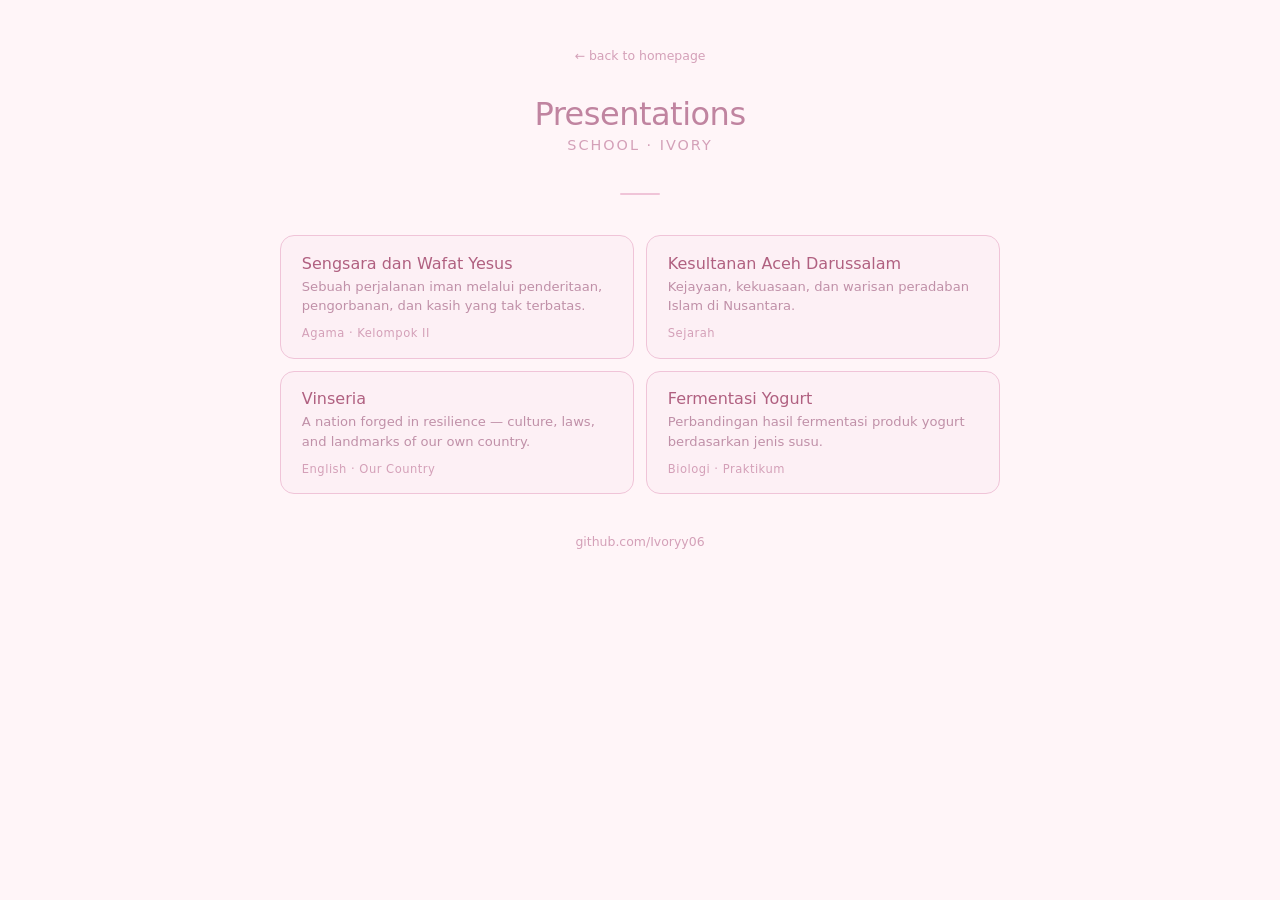
<file: index.html>
<!DOCTYPE html>
<html lang="en">
<head>
  <meta charset="UTF-8" />
  <meta name="viewport" content="width=device-width, initial-scale=1.0" />
  <title>Presentations · Ivory</title>
  <style>
    * { box-sizing: border-box; margin: 0; padding: 0; }
    body { font-family: system-ui, sans-serif; background: #fff5f8; min-height: 100vh; }
    .hub { min-height: 100vh; padding: 3rem 1.5rem; display: flex; flex-direction: column; align-items: center; }
    .name { font-size: 2rem; font-weight: 500; color: #c084a0; letter-spacing: -0.5px; margin-bottom: 4px; }
    .title { font-size: 0.9rem; color: #d4a0b8; letter-spacing: 2px; text-transform: uppercase; margin-bottom: 2.5rem; }
    .divider { width: 40px; height: 2px; background: #f0c4d8; border-radius: 2px; margin-bottom: 2.5rem; }
    .grid { display: grid; grid-template-columns: repeat(auto-fit, minmax(260px, 1fr)); gap: 12px; width: 100%; max-width: 720px; }
    .card { background: #fdf0f5; border: 0.5px solid #f0c4d8; border-radius: 14px; padding: 1.1rem 1.3rem; text-decoration: none; display: flex; flex-direction: column; gap: 4px; transition: transform 0.15s ease, background 0.15s ease; }
    .card:hover { background: #fce4ef; transform: translateY(-2px); }
    .card-name { font-size: 1rem; font-weight: 500; color: #b06080; }
    .card-desc { font-size: 0.82rem; color: #c090a8; line-height: 1.5; }
    .card-tag { font-size: 0.72rem; color: #d4a0b8; margin-top: 6px; letter-spacing: 0.5px; }
    .back { font-size: 0.78rem; color: #d4a0b8; margin-bottom: 2rem; text-decoration: none; }
    .back:hover { color: #c084a0; }
    .footer { margin-top: 2.5rem; font-size: 0.78rem; color: #d4a0b8; }
    @media (prefers-color-scheme: dark) {
      body { background: #1a0d12; }
      .name { color: #f0a0c0; }
      .title { color: #c888a8; }
      .divider { background: #a06080; }
      .card { background: #3a1f2a; border-color: #6a3050; }
      .card:hover { background: #4a2535; }
      .card-name { color: #f0b0cc; }
      .card-desc { color: #c090a8; }
      .card-tag { color: #a07088; }
      .back { color: #a07088; }
      .back:hover { color: #f0a0c0; }
      .footer { color: #906878; }
    }
  </style>
</head>
<body>
  <div class="hub">
    <a class="back" href="https://ivoryy06.github.io">← back to homepage</a>
    <p class="name">Presentations</p>
    <p class="title">School · Ivory</p>
    <div class="divider"></div>

    <div class="grid">
      <a class="card" href="Agama/">
        <span class="card-name">Sengsara dan Wafat Yesus</span>
        <span class="card-desc">Sebuah perjalanan iman melalui penderitaan, pengorbanan, dan kasih yang tak terbatas.</span>
        <span class="card-tag">Agama · Kelompok II</span>
      </a>
      <a class="card" href="Sejarah/">
        <span class="card-name">Kesultanan Aceh Darussalam</span>
        <span class="card-desc">Kejayaan, kekuasaan, dan warisan peradaban Islam di Nusantara.</span>
        <span class="card-tag">Sejarah</span>
      </a>
      <a class="card" href="extenglish/">
        <span class="card-name">Vinseria</span>
        <span class="card-desc">A nation forged in resilience — culture, laws, and landmarks of our own country.</span>
        <span class="card-tag">English · Our Country</span>
      </a>
      <a class="card" href="Biologi/">
        <span class="card-name">Fermentasi Yogurt</span>
        <span class="card-desc">Perbandingan hasil fermentasi produk yogurt berdasarkan jenis susu.</span>
        <span class="card-tag">Biologi · Praktikum</span>
      </a>
    </div>

    <p class="footer">github.com/Ivoryy06</p>
  </div>
</body>
</html>
</file>
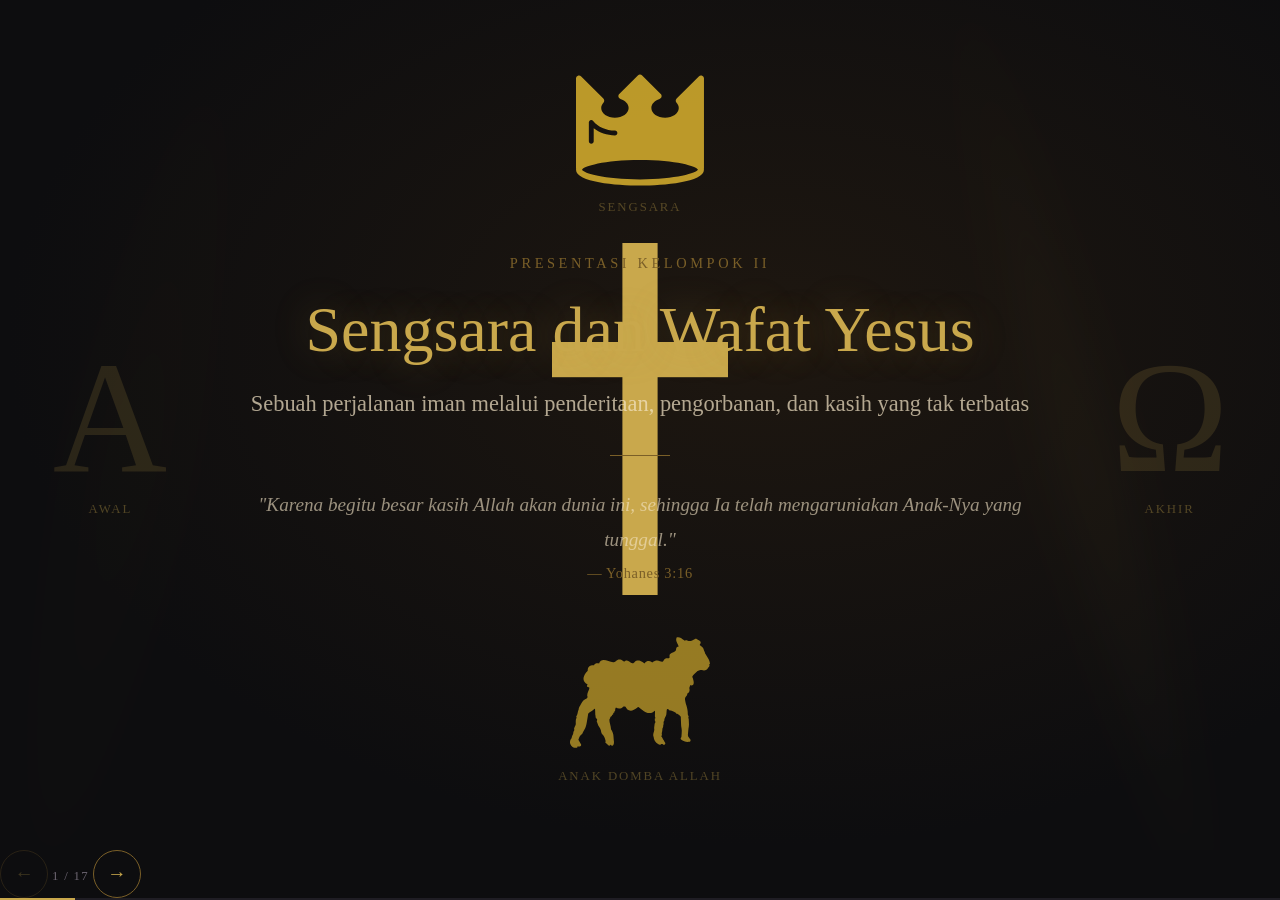
<file: Agama/index.html>
<!DOCTYPE html>
<html lang="id">
<head>
  <meta charset="UTF-8" />
  <meta name="viewport" content="width=device-width, initial-scale=1.0" />
  <title>Sengsara dan Wafat Yesus</title>
  <link rel="stylesheet" href="style.css" />
</head>
<body>

  
  <section class="slide slide--title active" id="slide-1" data-transition="fade-rise">
    <div class="slide__light-ray"></div>
    <div class="slide__light-ray slide__light-ray--left"></div>
    <canvas class="slide__particles" id="particles"></canvas>
    <div class="slide__title-layout slide__content--fadein">

      <div class="slide__center-col">
        
        <div class="slide__passion-symbol">
          <img class="slide__passion-svg" src="img/crown-thorns.svg" alt="Crown of Thorns" />
          <span class="slide__trinity-label">Sengsara</span>
        </div>

        
        <div class="slide__cross-wrap">
          <div class="slide__trinity-symbol slide__trinity-alpha">
            <svg class="slide__greek-svg" viewBox="0 0 100 120" xmlns="http://www.w3.org/2000/svg" aria-label="Alpha">
              <text x="50" y="105" text-anchor="middle" font-family="Georgia, 'Times New Roman', serif" font-size="110">Α</text>
            </svg>
            <span class="slide__trinity-label">Awal</span>
          </div>
          <svg class="slide__cross" viewBox="0 0 100 160" xmlns="http://www.w3.org/2000/svg" aria-hidden="true">
            <rect x="42" y="0"  width="16" height="160"/>
            <rect x="10" y="45" width="80" height="16"/>
          </svg>
          <div class="slide__content">
            <p class="slide__label">Presentasi Kelompok II</p>
            <h1 class="slide__title">Sengsara dan Wafat Yesus</h1>
            <p class="slide__subtitle">Sebuah perjalanan iman melalui penderitaan, pengorbanan, dan kasih yang tak terbatas</p>
            <div class="slide__divider"></div>
            <p class="slide__verse">"Karena begitu besar kasih Allah akan dunia ini, sehingga Ia telah mengaruniakan Anak-Nya yang tunggal."</p>
            <p class="slide__verse-ref">— Yohanes 3:16</p>
          </div>
          <div class="slide__trinity-symbol slide__trinity-omega">
            <svg class="slide__greek-svg" viewBox="0 0 100 120" xmlns="http://www.w3.org/2000/svg" aria-label="Omega">
              <text x="50" y="105" text-anchor="middle" font-family="Georgia, 'Times New Roman', serif" font-size="110">Ω</text>
            </svg>
            <span class="slide__trinity-label">Akhir</span>
          </div>
        </div>

        
        <div class="slide__passion-symbol">
          <img class="slide__passion-svg" src="img/lamb.svg" alt="Lamb of God" />
          <span class="slide__trinity-label">Anak Domba Allah</span>
        </div>
      </div>

    </div>
  </section>

  
  <section class="slide slide--context" id="slide-2" data-transition="slide-left">
    <div class="slide__light-ray"></div>
    <div class="slide__light-ray slide__light-ray--left"></div>
    <div class="slide__content slide__content--fadein">
      <p class="slide__label">Kelompok II</p>
      <h2 class="slide__title slide__title--sm">Anggota Kelompok</h2>
      <div class="slide__divider"></div>
      <ul class="desc-list">
        <li class="stagger-item"><span class="desc-list__num">01</span><div>Bryan</div></li>
        <li class="stagger-item"><span class="desc-list__num">02</span><div>Matheuw</div></li>
        <li class="stagger-item"><span class="desc-list__num">03</span><div>Sarah</div></li>
        <li class="stagger-item"><span class="desc-list__num">04</span><div>Liovand</div></li>
        <li class="stagger-item"><span class="desc-list__num">05</span><div>Vanny</div></li>
        <li class="stagger-item"><span class="desc-list__num">06</span><div>Hanna</div></li>
        <li class="stagger-item"><span class="desc-list__num">07</span><div>Kanaya</div></li>
      </ul>
    </div>
  </section>

  
  <section class="slide slide--context" id="slide-3" data-transition="slide-left">
    <div class="slide__light-ray"></div>
    <div class="slide__light-ray slide__light-ray--left"></div>
    <div class="slide__content slide__content--fadein">
      <p class="slide__label">Latar Belakang</p>
      <h2 class="slide__title slide__title--sm">Mengapa Yesus Diadili?</h2>
      <div class="slide__divider"></div>
      <p class="slide__body">
        Yesus dari Nazaret hidup di tengah masyarakat Yahudi yang penuh ketegangan politik dan keagamaan. 
        Ia dituduh oleh para imam kepala dan pemimpin agama sebagai penghasut yang menyesatkan umat — 
        seorang pemimpin sekte berbahaya yang mengancam tatanan dan otoritas keagamaan yang telah lama berdiri.
      </p>
      <p class="slide__body">
        Lebih dari itu, Yesus secara terbuka menyatakan diri-Nya sebagai Anak Allah dan Raja Mesias — 
        Sang Utusan yang dijanjikan Allah kepada Israel sejak zaman para nabi. 
        Pengakuan ini dianggap sebagai penghujatan yang tak terampuni, 
        dan menjadi dasar utama tuntutan hukuman mati yang diajukan kepada Pontius Pilatus.
      </p>
      <div class="slide__divider"></div>
      <p class="slide__verse">"Engkau telah mengatakannya. Tetapi Aku berkata kepadamu: mulai sekarang kamu akan melihat Anak Manusia duduk di sebelah kanan Yang Mahakuasa."</p>
      <p class="slide__verse-ref">— Matius 26:64</p>
    </div>
  </section>


  
  <section class="slide slide--timeline" id="slide-4" data-transition="stagger-left">
    <div class="slide__light-ray"></div>
    <div class="slide__light-ray slide__light-ray--left"></div>
    <div class="slide__content slide__content--fadein slide__content--wide">
      <p class="slide__label">Kronologi</p>
      <h2 class="slide__title slide__title--sm">Perjalanan Menuju Salib</h2>
      <div class="slide__divider"></div>
      <ol class="timeline">
        <li class="timeline__item stagger-item" tabindex="0">
          <span class="timeline__dot"></span>
          <div class="timeline__body">
            <h3 class="timeline__heading">Awal Pelayanan Umum</h3>
            <p class="timeline__desc">Yesus mengajar, menyembuhkan, dan memanggil para murid di Galilea.</p>
            <img class="timeline__thumb" src="img/1-pelayanan.jpg" alt="Awal Pelayanan Umum" />
          </div>
        </li>
        <li class="timeline__item stagger-item" tabindex="0">
          <span class="timeline__dot"></span>
          <div class="timeline__body">
            <h3 class="timeline__heading">Perjamuan Terakhir</h3>
            <p class="timeline__desc">Yesus makan bersama murid-Nya dan menetapkan Ekaristi.</p>
            <img class="timeline__thumb" src="img/2-perjamuan.jpg" alt="Perjamuan Terakhir" />
          </div>
        </li>
        <li class="timeline__item stagger-item" tabindex="0">
          <span class="timeline__dot"></span>
          <div class="timeline__body">
            <h3 class="timeline__heading">Doa di Taman Getsemani</h3>
            <p class="timeline__desc">Yesus berdoa dan menyerahkan diri pada kehendak Bapa.</p>
            <img class="timeline__thumb" src="img/3-getsemani.jpg" alt="Doa di Taman Getsemani" />
          </div>
        </li>
        <li class="timeline__item stagger-item" tabindex="0">
          <span class="timeline__dot"></span>
          <div class="timeline__body">
            <h3 class="timeline__heading">Penangkapan Yesus</h3>
            <p class="timeline__desc">Yudas menyerahkan Yesus dengan ciuman di taman.</p>
            <img class="timeline__thumb" src="img/4-penangkapan.jpg" alt="Penangkapan Yesus" />
          </div>
        </li>
        <li class="timeline__item stagger-item" tabindex="0">
          <span class="timeline__dot"></span>
          <div class="timeline__body">
            <h3 class="timeline__heading">Sidang di Hadapan Imam Besar</h3>
            <p class="timeline__desc">Sanhedrin menjatuhkan vonis mati atas tuduhan penghujatan.</p>
            <img class="timeline__thumb" src="img/5-imam.jpg" alt="Sidang di Hadapan Imam Besar" />
          </div>
        </li>
        <li class="timeline__item stagger-item" tabindex="0">
          <span class="timeline__dot timeline__dot--last"></span>
          <div class="timeline__body">
            <h3 class="timeline__heading">Sidang di Hadapan Pontius Pilatus</h3>
            <p class="timeline__desc">Pilatus menyerah pada tekanan massa dan menyerahkan Yesus.</p>
            <img class="timeline__thumb" src="img/6-pilatus.jpg" alt="Sidang di Hadapan Pontius Pilatus" />
          </div>
        </li>
      </ol>
    </div>
  </section>

  
  <section class="slide slide--suffering" id="slide-5" data-transition="scale-up">
    <div class="slide__light-ray"></div>
    <div class="slide__light-ray slide__light-ray--left"></div>
    <div class="slide__content slide__content--fadein slide__content--wide">
      <p class="slide__label">Tema</p>
      <h2 class="slide__title slide__title--sm">Penderitaan Yesus Sebelum Disalibkan</h2>
      <div class="slide__divider"></div>
      <p class="slide__body" style="text-align:center; margin-bottom: 1.75rem;">
        Sebelum sampai ke kayu salib, Yesus menanggung serangkaian penderitaan fisik dan batin yang luar biasa berat. Setiap peristiwa adalah bagian dari jalan pengorbanan-Nya bagi umat manusia.
      </p>
      <div class="suffer-grid">

        <div class="suffer-card stagger-item" tabindex="0">
          <h3 class="suffer-card__title">Barabas Dibebaskan, Yesus Diserahkan</h3>
          <div class="suffer-card__expand">
            <p>Pilatus menawarkan kepada massa untuk membebaskan satu tahanan sesuai kebiasaan Paskah. Ia mengira mereka akan memilih Yesus — namun para imam kepala menghasut massa untuk meminta Barabas, seorang pemberontak dan pembunuh. Pilatus pun membebaskan Barabas dan menyerahkan Yesus untuk disesah dan disalibkan.</p>
            <p class="suffer-card__verse">"Lalu Pilatus membebaskan Barabas bagi mereka, tetapi Yesus disesahnya dan diserahkannya untuk disalibkan." — Matius 27:26</p>
          </div>
        </div>

        <div class="suffer-card stagger-item" tabindex="0">
          <h3 class="suffer-card__title">Dimahkotai Duri</h3>
          <div class="suffer-card__expand">
            <p>Para prajurit menganyam mahkota dari duri dan menekannya ke kepala Yesus, lalu mengenakan jubah ungu dan mengejek-Nya sebagai "Raja orang Yahudi." Ini bukan sekadar siksaan fisik — ini adalah penghinaan terhadap martabat-Nya sebagai Raja segala raja.</p>
            <p class="suffer-card__verse">"Mereka menganyam sebuah mahkota duri dan menaruhnya di atas kepala-Nya." — Matius 27:29</p>
          </div>
        </div>

        <div class="suffer-card stagger-item" tabindex="0">
          <h3 class="suffer-card__title">Memikul Salib ke Golgota</h3>
          <div class="suffer-card__expand">
            <p>Dalam kondisi tubuh yang sudah sangat lemah akibat cambukan, Yesus dipaksa memikul salib-Nya sendiri menuju bukit Golgota — tempat eksekusi di luar tembok kota. Di tengah jalan, Simon dari Kirene dipaksa membantu memikul salib itu karena Yesus tidak lagi mampu.</p>
            <p class="suffer-card__verse">"Sambil memikul salib-Nya, Ia pergi ke luar ke tempat yang bernama Tempat Tengkorak." — Yohanes 19:17</p>
          </div>
        </div>

        <div class="suffer-card stagger-item" tabindex="0">
          <h3 class="suffer-card__title">Diolok dan Ditinggalkan</h3>
          <div class="suffer-card__expand">
            <p>Sepanjang perjalanan sengsara-Nya, Yesus diolok oleh para prajurit, imam kepala, dan bahkan orang-orang yang lewat. Para murid yang paling dekat pun telah melarikan diri. Petrus menyangkal-Nya tiga kali. Yesus menanggung kesepian dan penghinaan yang paling dalam — sendirian di tengah kerumunan yang membenci-Nya.</p>
            <p class="suffer-card__verse">"Semua murid itu meninggalkan Dia dan melarikan diri." — Matius 26:56</p>
          </div>
        </div>

      </div>
    </div>
  </section>

  
  <section class="slide slide--tokoh-overview" id="slide-6" data-transition="pop-stagger">
    <div class="slide__light-ray"></div>
    <div class="slide__light-ray slide__light-ray--left"></div>
    <div class="slide__content slide__content--fadein">
      <p class="slide__label">Tokoh-Tokoh</p>
      <h2 class="slide__title slide__title--sm">Mereka yang Ada dalam Kisah Ini</h2>
      <div class="slide__divider"></div>
      <div class="tokoh-list">
        <div class="tokoh-chip stagger-item tokoh-chip--yesus">Yesus</div>
        <div class="tokoh-chip stagger-item tokoh-chip--maria">Bunda Maria</div>
        <div class="tokoh-chip stagger-item tokoh-chip--pilatus">Pontius Pilatus</div>
        <div class="tokoh-chip stagger-item tokoh-chip--petrus">Petrus</div>
        <div class="tokoh-chip stagger-item tokoh-chip--yudas">Yudas Iskariot</div>
        <div class="tokoh-chip stagger-item tokoh-chip--raja">Imam Besar Kayafas</div>
      </div>
      <p class="slide__body" style="text-align:center; margin-top:1.5rem;">
        Setiap tokoh memainkan peran yang tak tergantikan dalam kisah sengsara dan wafat Yesus — dari pengorbanan, kesedihan, pengkhianatan, penyangkalan, hingga penghakiman.
      </p>
    </div>
  </section>

  
  <section class="slide slide--character slide--yesus" id="slide-7" data-transition="split">
    <div class="character__img-side">
      <img src="img/yesus.jpg" alt="Yesus" class="character__img" />
    </div>
    <div class="character__text-side slide__content--fadein">
      <p class="slide__label">Tokoh</p>
      <h2 class="character__name">Yesus</h2>
      <div class="slide__divider" style="margin:0.75rem 0;"></div>
      <p class="character__role">Sang Putra Allah — Korban Sekaligus Penebus</p>
      <p class="character__desc">Yesus adalah pusat dari seluruh kisah ini. Ia bukan sekadar korban kekerasan — Ia secara sadar memilih untuk menyerahkan diri-Nya. Dari taman Getsemani hingga kayu salib, Ia menanggung penghinaan, siksaan, dan kematian bukan karena terpaksa, melainkan karena kasih-Nya yang tak terbatas kepada manusia. Setiap langkah sengsara-Nya adalah tindakan penebusan yang disengaja.</p>
      <p class="character__verse">"Tidak seorang pun mengambil nyawa-Ku dari pada-Ku, melainkan Aku memberikannya menurut kehendak-Ku sendiri." — Yohanes 10:18</p>
    </div>
  </section>

  
  <section class="slide slide--character slide--maria" id="slide-8" data-transition="split">
    <div class="character__img-side">
      <img src="img/maria.jpg" alt="Bunda Maria" class="character__img" />
    </div>
    <div class="character__text-side slide__content--fadein">
      <p class="slide__label">Tokoh</p>
      <h2 class="character__name">Bunda Maria</h2>
      <div class="slide__divider" style="margin:0.75rem 0;"></div>
      <p class="character__role">Ibu yang Setia — Hadir Hingga Akhir</p>
      <p class="character__desc">Di saat semua murid melarikan diri, Maria tetap berdiri di kaki salib Putranya. Ia menyaksikan setiap cambukan, setiap langkah Via Dolorosa, dan hembusan napas terakhir Yesus. Kehadirannya bukan sekadar kesedihan seorang ibu — ia adalah kesaksian iman yang tak tergoyahkan di tengah penderitaan yang paling dalam.</p>
      <p class="character__verse">"Di dekat salib Yesus berdiri ibu-Nya dan saudara ibu-Nya." — Yohanes 19:25</p>
    </div>
  </section>

  
  <section class="slide slide--character slide--pilatus" id="slide-9" data-transition="split">
    <div class="character__img-side">
      <img src="img/pilatus.jpg" alt="Pontius Pilatus" class="character__img" />
    </div>
    <div class="character__text-side slide__content--fadein">
      <p class="slide__label">Tokoh</p>
      <h2 class="character__name">Pontius Pilatus</h2>
      <div class="slide__divider" style="margin:0.75rem 0;"></div>
      <p class="character__role">Hakim yang Menyerah — Tahu Kebenaran, Memilih Diam</p>
      <p class="character__desc">Pilatus tahu Yesus tidak bersalah. Ia berulang kali menyatakannya di hadapan massa. Namun ketakutan akan kerusuhan dan tekanan politik membuatnya memilih kekuasaan di atas kebenaran. Dengan mencuci tangannya, ia mencoba melepas tanggung jawab — namun justru tindakan itu yang mengabadikan namanya dalam sejarah sebagai orang yang menyerahkan Yesus untuk disalibkan.</p>
      <p class="character__verse">"Pilatus membasuh tangannya di hadapan orang banyak dan berkata: Aku tidak bersalah atas darah orang ini." — Matius 27:24</p>
    </div>
  </section>

  
  <section class="slide slide--character slide--petrus" id="slide-10" data-transition="split">
    <div class="character__img-side">
      <img src="img/petrus.jpg" alt="Petrus" class="character__img" />
    </div>
    <div class="character__text-side slide__content--fadein">
      <p class="slide__label">Tokoh</p>
      <h2 class="character__name">Petrus</h2>
      <div class="slide__divider" style="margin:0.75rem 0;"></div>
      <p class="character__role">Murid yang Jatuh — Penyangkalan dan Pertobatan</p>
      <p class="character__desc">Petrus adalah murid yang paling bersemangat — ia berjanji tidak akan pernah meninggalkan Yesus. Namun dalam satu malam, ia menyangkal Yesus tiga kali di hadapan orang-orang biasa. Ketika ayam berkokok dan matanya bertemu dengan mata Yesus, ia keluar dan menangis dengan pedih. Kisah Petrus adalah kisah kita semua — jatuh, namun dipanggil kembali oleh kasih yang tidak pernah menyerah.</p>
      <p class="character__verse">"Maka Petrus teringat akan perkataan Yesus... lalu ia pergi ke luar dan menangis dengan sedihnya." — Matius 26:75</p>
    </div>
  </section>

  
  <section class="slide slide--character slide--yudas" id="slide-11" data-transition="split">
    <div class="character__img-side character__img-side--empty">
      <div class="character__img-placeholder">✝</div>
    </div>
    <div class="character__text-side slide__content--fadein">
      <p class="slide__label">Tokoh</p>
      <h2 class="character__name">Yudas Iskariot</h2>
      <div class="slide__divider" style="margin:0.75rem 0;"></div>
      <p class="character__role">Murid yang Mengkhianati — Tiga Puluh Keping Perak</p>
      <p class="character__desc">Yudas adalah salah satu dari dua belas murid yang dipilih langsung oleh Yesus. Namun ia pergi kepada para imam kepala dan menawarkan untuk menyerahkan Yesus seharga tiga puluh keping perak. Dengan sebuah ciuman di taman Getsemani, ia mengidentifikasi Yesus kepada pasukan yang datang menangkap-Nya. Ketika ia menyadari bahwa Yesus dihukum mati, ia menyesal dan melemparkan kembali uang itu — namun sudah terlambat. Kisahnya adalah peringatan tentang bagaimana keserakahan dan keputusasaan dapat menghancurkan segalanya.</p>
      <p class="character__verse">"Yudas, engkau menyerahkan Anak Manusia dengan ciuman?" — Lukas 22:48</p>
    </div>
  </section>

  
  <section class="slide slide--character slide--kayafas" id="slide-12" data-transition="split">
    <div class="character__img-side">
      <img src="img/katafas.jpg" alt="Imam Besar Kayafas" class="character__img" />
    </div>
    <div class="character__text-side slide__content--fadein">
      <p class="slide__label">Tokoh</p>
      <h2 class="character__name">Imam Besar Kayafas</h2>
      <div class="slide__divider" style="margin:0.75rem 0;"></div>
      <p class="character__role">Pemimpin Agama — Dalang di Balik Penghukuman</p>
      <p class="character__desc">Kayafas adalah Imam Besar yang paling berkuasa di Yerusalem. Ia melihat Yesus sebagai ancaman nyata terhadap otoritas keagamaan dan stabilitas politik. Ia yang mengorganisir persidangan malam itu, menghadirkan saksi-saksi palsu, dan mendesak Pilatus untuk menjatuhkan hukuman mati. Dengan ironi yang dalam, ia tanpa sadar menggenapi nubuat bahwa satu orang harus mati demi menyelamatkan seluruh bangsa.</p>
      <p class="character__verse">"Adalah lebih berguna bagimu jika satu orang mati untuk bangsa, dari pada seluruh bangsa itu binasa." — Yohanes 11:50</p>
    </div>
  </section>

  
  <section class="slide slide--deskripsi" id="slide-13" data-transition="stagger-up">
    <div class="slide__light-ray"></div>
    <div class="slide__light-ray slide__light-ray--left"></div>
    <div class="slide__content slide__content--fadein slide__content--wide">
      <p class="slide__label">Deskripsi</p>
      <h2 class="slide__title slide__title--sm">Apa yang Dialami Yesus</h2>
      <div class="slide__divider"></div>
      <ul class="desc-list">
        <li class="stagger-item"><span class="desc-list__num">01</span><div><strong>Difitnah</strong> — Para imam kepala menghadirkan saksi-saksi palsu untuk menuduh Yesus menghujat Allah dan mengancam ketertiban umum.</div></li>
        <li class="stagger-item"><span class="desc-list__num">02</span><div><strong>Dijual</strong> — Yudas Iskariot menyerahkan Yesus kepada para imam kepala seharga tiga puluh keping perak — harga seorang budak.</div></li>
        <li class="stagger-item"><span class="desc-list__num">03</span><div><strong>Ditangkap</strong> — Di taman Getsemani, Yesus ditangkap oleh pasukan bersenjata di tengah malam, jauh dari keramaian.</div></li>
        <li class="stagger-item"><span class="desc-list__num">04</span><div><strong>Diadili</strong> — Dua kali diadili: pertama oleh Sanhedrin yang menjatuhkan vonis mati, lalu oleh Pilatus yang menyerahkan-Nya pada tekanan massa.</div></li>
        <li class="stagger-item"><span class="desc-list__num">05</span><div><strong>Disiksa</strong> — Dicambuk, dimahkotai duri, diolok, dan dipukuli oleh para prajurit Romawi sebelum dibawa ke Golgota.</div></li>
        <li class="stagger-item"><span class="desc-list__num">06</span><div><strong>Dipaksa memikul salib</strong> — Dalam kondisi tubuh yang hancur, Yesus dipaksa memikul salib-Nya sendiri menuju tempat eksekusi.</div></li>
        <li class="stagger-item"><span class="desc-list__num">07</span><div><strong>Disalibkan</strong> — Tangan dan kaki-Nya dipaku ke kayu salib. Ia digantung di antara dua penjahat, di hadapan publik, sebagai hukuman paling hina.</div></li>
      </ul>
    </div>
  </section>

  
  <section class="slide slide--lesson" id="slide-14" data-transition="stagger-up">
    <div class="slide__light-ray"></div>
    <div class="slide__light-ray slide__light-ray--left"></div>
    <div class="slide__content slide__content--fadein slide__content--wide">
      <p class="slide__label">Refleksi</p>
      <h2 class="slide__title slide__title--sm">Pelajaran</h2>
      <div class="slide__divider"></div>
      <p class="slide__body" style="text-align:center; margin-bottom: 1.5rem;">
        Dari perjalanan pelayanan, pengkhianatan, pengadilan, penderitaan, hingga wafat Yesus, kita tidak hanya melihat sebuah kisah sejarah iman, tetapi juga pelajaran hidup yang sangat dalam bagi setiap orang percaya.
      </p>
      <div class="lesson-grid">
        <div class="lesson-card stagger-item">
          <h3 class="lesson-card__title">Kasih yang Rela Berkorban</h3>
          <p class="lesson-card__body">Yesus tetap memilih taat meskipun jalan yang harus ditempuh adalah penderitaan. Dari Getsemani sampai Golgota, Ia menunjukkan bahwa kasih sejati bukan hanya kata-kata, tetapi keberanian untuk berkorban demi orang lain.</p>
        </div>
        <div class="lesson-card stagger-item">
          <h3 class="lesson-card__title">Tetap Benar di Tengah Tekanan</h3>
          <p class="lesson-card__body">Pilatus, para imam, dan massa menunjukkan bagaimana tekanan dapat membuat orang meninggalkan kebenaran. Kisah ini mengajar kita untuk tidak ikut arus ketika hati nurani sudah tahu mana yang benar.</p>
        </div>
        <div class="lesson-card stagger-item">
          <h3 class="lesson-card__title">Kelemahan Bukan Akhir</h3>
          <p class="lesson-card__body">Petrus jatuh dalam penyangkalan, tetapi kisahnya mengingatkan bahwa kegagalan tidak selalu menjadi akhir. Manusia bisa jatuh, namun Tuhan tetap membuka jalan pertobatan dan pemulihan.</p>
        </div>
        <div class="lesson-card stagger-item">
          <h3 class="lesson-card__title">Setia Sampai Akhir</h3>
          <p class="lesson-card__body">Bunda Maria tetap hadir di saat yang paling gelap. Dari dirinya kita belajar bahwa kesetiaan, iman, dan kasih tidak diukur saat keadaan mudah, tetapi justru saat semuanya terasa menyakitkan.</p>
        </div>
      </div>
      <div class="slide__divider" style="margin-top: 1.5rem;"></div>
      <p class="slide__verse">"Ia telah merendahkan diri-Nya dan taat sampai mati, bahkan sampai mati di kayu salib."</p>
      <p class="slide__verse-ref">— Filipi 2:8</p>
    </div>
  </section>

  
  <section class="slide slide--reflection" id="slide-15" data-transition="fade-rise">
    <div class="slide__light-ray"></div>
    <div class="slide__light-ray slide__light-ray--left"></div>
    <div class="slide__content slide__content--fadein">
      <p class="slide__label">Perenungan</p>
      <h2 class="slide__title slide__title--sm">Refleksi</h2>
      <div class="slide__divider"></div>
      <p class="slide__body" style="text-align:center;">
        Sengsara dan wafat Yesus bukan hanya kisah penderitaan, tetapi tanda kasih Allah yang nyata bagi manusia. 
        Di dalam penderitaan itu, kita melihat ketaatan, pengampunan, pengorbanan, dan kasih yang tidak meninggalkan manusia bahkan sampai titik paling gelap.
      </p>
      <p class="slide__body" style="text-align:center;">
        Karena itu, refleksi terpenting bagi kita adalah: apakah kita sungguh menghargai pengorbanan itu dalam hidup sehari-hari? 
        Apakah kita berani tetap setia, mengampuni, berkata benar, dan mengasihi orang lain meskipun harus berkorban?
      </p>
      <div class="slide__divider"></div>
      <p class="slide__verse">"Ya Bapa, ampunilah mereka, sebab mereka tidak tahu apa yang mereka perbuat."</p>
      <p class="slide__verse-ref">— Lukas 23:34</p>
    </div>
  </section>

</section>

  
  <section class="slide slide--pengorbanan" id="slide-16" data-transition="stagger-up">
    <div class="slide__light-ray"></div>
    <div class="slide__light-ray slide__light-ray--left"></div>
    <div class="slide__content slide__content--fadein slide__content--wide">
      <p class="slide__label">Refleksi Pribadi</p>
      <h2 class="slide__title slide__title--sm">Pengorbanan</h2>
      <div class="slide__divider"></div>
      <ul class="desc-list">
        <li class="stagger-item"><span class="desc-list__num">01</span><div><strong>Mengorbankan waktu bermain</strong> untuk belajar saat ujian demi hasil yang memuaskan.</div></li>
        <li class="stagger-item"><span class="desc-list__num">02</span><div><strong>Merelakan waktu bermain</strong> untuk membantu orang tua di rumah atau teman yang kesulitan.</div></li>
        <li class="stagger-item"><span class="desc-list__num">03</span><div><strong>Tidak membeli HP baru</strong> karena masih bisa dipakai dan fokus pada kepentingan keluarga.</div></li>
        <li class="stagger-item"><span class="desc-list__num">04</span><div><strong>Tetap membantu teman</strong> meskipun lelah dengan tugas sekolah, ekskul, dan les.</div></li>
        <li class="stagger-item"><span class="desc-list__num">05</span><div><strong>Memilih meminta maaf lebih dulu</strong> demi perdamaian, meskipun tidak sepenuhnya salah.</div></li>
      </ul>
    </div>
  </section>

  
  <section class="slide slide--title" id="slide-17" data-transition="fade-rise">
    <div class="slide__light-ray"></div>
    <div class="slide__light-ray slide__light-ray--left"></div>
    <canvas class="slide__particles" id="particles-end"></canvas>
    <div class="slide__title-layout slide__content--fadein">
      <div class="slide__center-col">
        <div class="slide__passion-symbol">
          <img class="slide__passion-svg" src="img/crown-thorns.svg" alt="Crown of Thorns" />
        </div>
        <div class="slide__cross-wrap">
          <div class="slide__content">
            <h1 class="slide__title">Terima Kasih</h1>
            <p class="slide__subtitle">Sengsara dan Wafat Yesus — Presentasi Kelompok II</p>
            <div class="slide__divider"></div>
            <p class="slide__verse">"Karena begitu besar kasih Allah akan dunia ini, sehingga Ia telah mengaruniakan Anak-Nya yang tunggal."</p>
            <p class="slide__verse-ref">— Yohanes 3:16</p>
          </div>
        </div>
        <div class="slide__passion-symbol">
          <img class="slide__passion-svg" src="img/lamb.svg" alt="Lamb of God" />
        </div>
      </div>
    </div>
  </section>

  <nav class="nav">
    <button class="nav__btn" id="prev" disabled>&#8592;</button>
    <span class="nav__counter"><span id="current">1</span> / <span id="total">1</span></span>
    <button class="nav__btn" id="next" disabled>&#8594;</button>
  </nav>

  <div class="progress-bar"><div class="progress-bar__fill" id="progress"></div></div>

  <script src="main.js"></script>
</body>
</html>
</file>
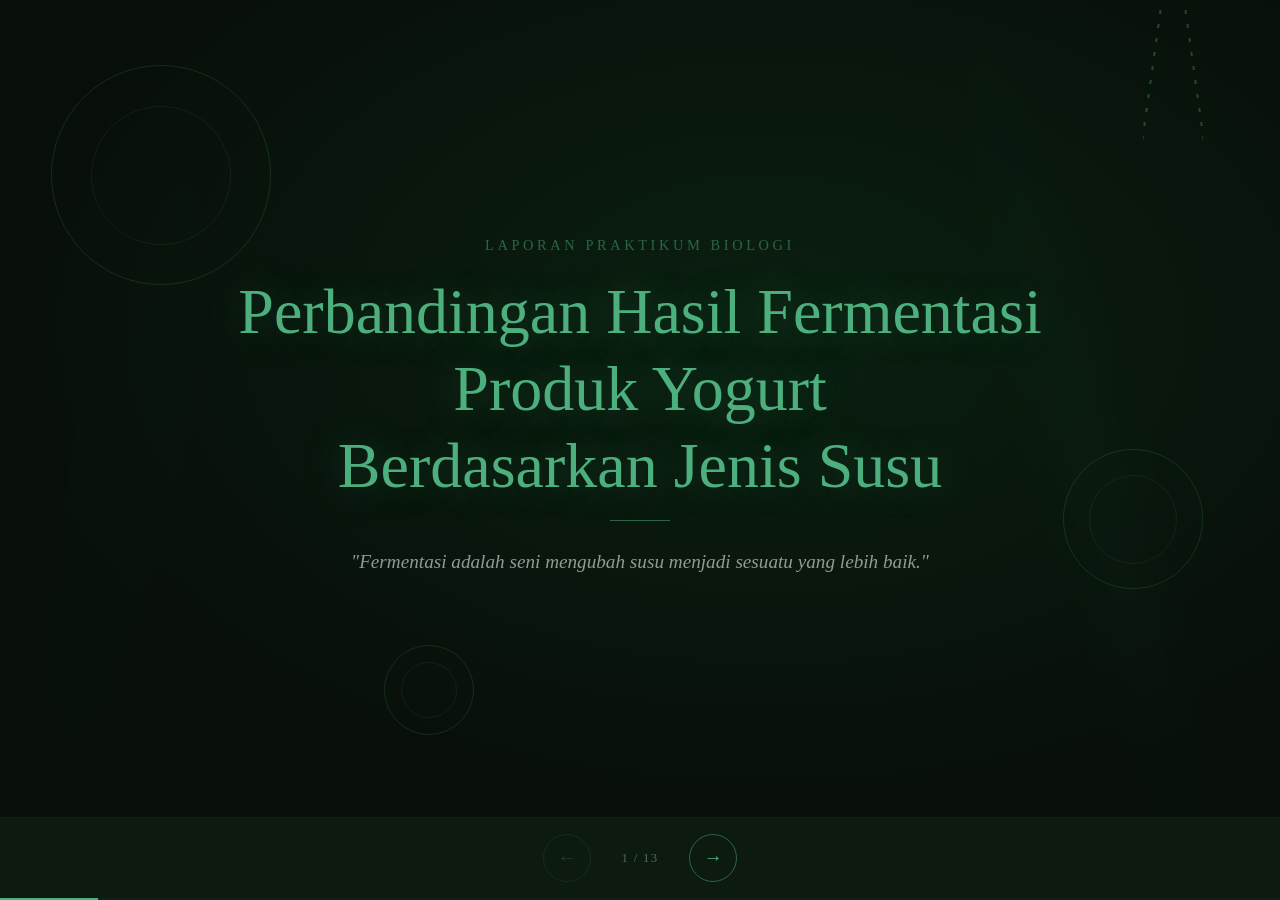
<file: Biologi/index.html>
<!DOCTYPE html>
<html lang="id">
<head>
  <meta charset="UTF-8" />
  <meta name="viewport" content="width=device-width, initial-scale=1.0" />
  <title>Fermentasi Yogurt – Biologi</title>
  <link rel="stylesheet" href="style.css" />
</head>
<body>

  
  <section class="slide slide--title active" id="slide-1" data-transition="fade-rise">
    <div class="slide__light-ray"></div>
    <div class="slide__light-ray slide__light-ray--left"></div>
    <canvas class="slide__particles" id="particles"></canvas>
    <div class="bio-dna" aria-hidden="true"></div>
    <div class="bio-cells" aria-hidden="true">
      <div class="bio-cell bio-cell--1"></div>
      <div class="bio-cell bio-cell--2"></div>
      <div class="bio-cell bio-cell--3"></div>
    </div>
    <div class="slide__content slide__content--fadein" style="text-align:center;">
      <p class="slide__label">Laporan Praktikum Biologi</p>
      <h1 class="slide__title">Perbandingan Hasil Fermentasi<br>Produk Yogurt<br>Berdasarkan Jenis Susu</h1>
      <div class="slide__divider"></div>
      <p class="slide__verse">"Fermentasi adalah seni mengubah susu menjadi sesuatu yang lebih baik."</p>
    </div>
  </section>

  
  <section class="slide slide--body" id="slide-2" data-transition="fade-rise">
    <div class="slide__light-ray"></div>
    <div class="slide__light-ray slide__light-ray--left"></div>
    <div class="bio-hex" aria-hidden="true"></div>
    <div class="slide__content slide__content--fadein slide__content--wide">
      <p class="slide__label">Pendahuluan</p>
      <h2 class="slide__title slide__title--sm">Latar Belakang</h2>
      <div class="slide__divider"></div>
      <p class="slide__body">Yogurt adalah produk susu yang telah difermentasi oleh <strong>bakteri asam laktat (BAL)</strong>. Proses ini mengubah gula susu (laktosa) menjadi asam laktat, menghasilkan rasa asam segar dan tekstur yang kental.</p>
      <p class="slide__body">Yogurt kaya akan <strong>protein, kalsium, dan probiotik</strong> yang sangat baik untuk kesehatan pencernaan dan sistem imun tubuh.</p>
      <p class="slide__body">Jenis susu yang digunakan dalam pembuatan yogurt diduga memengaruhi kualitas hasil fermentasi. <strong>Susu UHT full cream</strong> memiliki kadar lemak tinggi (≥3,5%), sedangkan <strong>susu UHT low fat</strong> memiliki kadar lemak rendah (≤1,5%). Perbedaan komposisi ini berpotensi menghasilkan yogurt dengan karakteristik yang berbeda.</p>
      <p class="slide__body">Oleh karena itu, perlu dilakukan penelitian untuk membandingkan hasil fermentasi yogurt dari kedua jenis susu tersebut.</p>
    </div>
  </section>

  
  <section class="slide slide--body" id="slide-3" data-transition="fade-rise">
    <div class="slide__light-ray"></div>
    <div class="slide__light-ray slide__light-ray--left"></div>
    <div class="bio-hex" aria-hidden="true"></div>
    <div class="slide__content slide__content--fadein slide__content--wide">
      <p class="slide__label">Pendahuluan</p>
      <h2 class="slide__title slide__title--sm">Rumusan Masalah</h2>
      <div class="slide__divider"></div>
      <ol class="body-list stagger-item">
        <li>Apakah jenis susu (UHT full cream dan UHT low fat) berpengaruh terhadap <strong>tekstur</strong> yogurt yang dihasilkan?</li>
        <li>Apakah jenis susu berpengaruh terhadap <strong>tingkat keasaman (pH)</strong> yogurt?</li>
        <li>Bagaimana perbedaan <strong>rasa dan aroma</strong> yogurt dari susu full cream dibandingkan susu low fat?</li>
      </ol>
    </div>
  </section>

  
  <section class="slide slide--body" id="slide-4" data-transition="fade-rise">
    <div class="slide__light-ray"></div>
    <div class="slide__light-ray slide__light-ray--left"></div>
    <div class="bio-hex" aria-hidden="true"></div>
    <div class="slide__content slide__content--fadein slide__content--wide">
      <p class="slide__label">Pendahuluan</p>
      <h2 class="slide__title slide__title--sm">Tujuan Penelitian</h2>
      <div class="slide__divider"></div>
      <ol class="body-list stagger-item">
        <li>Membandingkan <strong>tekstur</strong> yogurt yang dihasilkan dari susu UHT full cream dan susu UHT low fat.</li>
        <li>Menganalisis perbedaan <strong>tingkat keasaman</strong> yogurt berdasarkan jenis susu yang digunakan.</li>
        <li>Mendeskripsikan perbedaan <strong>rasa dan aroma</strong> yogurt dari kedua jenis susu.</li>
      </ol>
    </div>
  </section>

  
  <section class="slide slide--body" id="slide-5" data-transition="fade-rise">
    <div class="slide__light-ray"></div>
    <div class="slide__light-ray slide__light-ray--left"></div>
    <div class="bio-hex" aria-hidden="true"></div>
    <div class="slide__content slide__content--fadein slide__content--wide">
      <p class="slide__label">Kajian Teori</p>
      <h2 class="slide__title slide__title--sm">Tinjauan Pustaka</h2>
      <div class="slide__divider"></div>
      <div class="card-grid">
        <div class="info-card stagger-item">
          <div class="info-card__title">Yogurt</div>
          <p>Produk fermentasi susu oleh BAL. Fermentasi menghasilkan asam laktat yang menurunkan pH dan menyebabkan koagulasi protein susu (kasein), membentuk tekstur kental.</p>
        </div>
        <div class="info-card stagger-item">
          <div class="info-card__title">Bakteri Asam Laktat</div>
          <p>Starter yogurt mengandung <em>Lactobacillus bulgaricus</em> (penghasil asam) dan <em>Streptococcus thermophilus</em> (penghasil aroma). Keduanya bekerja secara sinergis.</p>
        </div>
        <div class="info-card stagger-item">
          <div class="info-card__title">Susu Full Cream</div>
          <p>Kadar lemak ≥3,5%. Kandungan lemak tinggi membantu pembentukan gel protein yang lebih padat, menghasilkan tekstur lebih kental dan rasa lebih gurih.</p>
        </div>
        <div class="info-card stagger-item">
          <div class="info-card__title">Susu Low Fat</div>
          <p>Kadar lemak ≤1,5%. Kandungan lemak rendah menghasilkan tekstur lebih encer dan rasa lebih ringan, cocok untuk konsumen yang membatasi asupan lemak.</p>
        </div>
      </div>
    </div>
  </section>

  
  <section class="slide slide--body" id="slide-6" data-transition="fade-rise">
    <div class="slide__light-ray"></div>
    <div class="slide__light-ray slide__light-ray--left"></div>
    <div class="bio-hex" aria-hidden="true"></div>
    <div class="slide__content slide__content--fadein slide__content--wide">
      <p class="slide__label">Metodologi</p>
      <h2 class="slide__title slide__title--sm">Jenis Variabel</h2>
      <div class="slide__divider"></div>
      <div class="var-grid">
        <div class="var-card var-card--bebas stagger-item">
          <div class="var-card__label">Variabel Bebas</div>
          <div class="var-card__title">Jenis Susu</div>
          <ul>
            <li>Susu UHT Full Cream</li>
            <li>Susu UHT Low Fat</li>
          </ul>
        </div>
        <div class="var-card var-card--terikat stagger-item">
          <div class="var-card__label">Variabel Terikat</div>
          <div class="var-card__title">Hasil Fermentasi</div>
          <ul>
            <li>Tekstur yogurt</li>
            <li>Rasa &amp; aroma</li>
            <li>Keasaman (pH)</li>
            <li>Warna</li>
          </ul>
        </div>
        <div class="var-card var-card--kontrol stagger-item">
          <div class="var-card__label">Variabel Kontrol</div>
          <div class="var-card__title">Faktor Tetap</div>
          <ul>
            <li>Volume susu (500 ml)</li>
            <li>Jumlah starter</li>
            <li>Suhu fermentasi (40°C)</li>
            <li>Waktu fermentasi (7–9 jam)</li>
            <li>Prosedur pembuatan</li>
          </ul>
        </div>
      </div>
    </div>
  </section>

  
  <section class="slide slide--body" id="slide-7" data-transition="fade-rise">
    <div class="slide__light-ray"></div>
    <div class="slide__light-ray slide__light-ray--left"></div>
    <div class="bio-hex" aria-hidden="true"></div>
    <div class="slide__content slide__content--fadein slide__content--wide">
      <p class="slide__label">Metodologi</p>
      <h2 class="slide__title slide__title--sm">Alat dan Bahan</h2>
      <div class="slide__divider"></div>
      <div class="two-col">
        <div>
          <p class="col-heading">Alat</p>
          <ol class="body-list stagger-item">
            <li>Wadah penyimpanan yogurt</li>
            <li>Wadah tertutup</li>
            <li>Panci</li>
            <li>Spatula / pengaduk</li>
            <li>Gelas ukur</li>
            <li>Termometer</li>
            <li>Kompor</li>
            <li>Baskom</li>
          </ol>
        </div>
        <div>
          <p class="col-heading">Bahan</p>
          <ol class="body-list stagger-item">
            <li>Susu UHT Full Cream (500 ml)</li>
            <li>Susu UHT Low Fat (500 ml)</li>
            <li>Starter / bibit yogurt plain</li>
            <li>Bubuk perisa (opsional)</li>
          </ol>
        </div>
      </div>
    </div>
  </section>

  
  <section class="slide slide--body" id="slide-8" data-transition="fade-rise">
    <div class="slide__light-ray"></div>
    <div class="slide__light-ray slide__light-ray--left"></div>
    <div class="bio-hex" aria-hidden="true"></div>
    <div class="slide__content slide__content--fadein slide__content--wide">
      <p class="slide__label">Metodologi</p>
      <h2 class="slide__title slide__title--sm">Prosedur Kerja (Bagian 1)</h2>
      <p class="slide__subtitle" style="margin-bottom:1rem;font-size:0.9rem;">Dilakukan untuk kedua jenis susu secara terpisah</p>
      <div class="slide__divider"></div>
      <div class="timeline">
        <div class="timeline-item stagger-item">
          <div class="timeline-marker">1</div>
          <div class="timeline-content">Tuangkan susu UHT ke dalam gelas ukur sebanyak <strong>500 ml</strong>.</div>
        </div>
        <div class="timeline-item stagger-item">
          <div class="timeline-marker">2</div>
          <div class="timeline-content">Masukkan susu ke dalam panci.</div>
        </div>
        <div class="timeline-item stagger-item">
          <div class="timeline-marker">3</div>
          <div class="timeline-content">Panaskan susu hingga <strong>suhu 85°C</strong> sambil terus diaduk agar tidak gosong.</div>
        </div>
        <div class="timeline-item stagger-item">
          <div class="timeline-marker">4</div>
          <div class="timeline-content">Matikan kompor, lalu letakkan panci dalam baskom berisi air untuk mendinginkan.</div>
        </div>
        <div class="timeline-item stagger-item">
          <div class="timeline-marker">5</div>
          <div class="timeline-content">Di wadah terpisah, campurkan starter/bibit yogurt dengan sedikit susu, aduk rata.</div>
        </div>
      </div>
    </div>
  </section>

  
  <section class="slide slide--body" id="slide-9" data-transition="fade-rise">
    <div class="slide__light-ray"></div>
    <div class="slide__light-ray slide__light-ray--left"></div>
    <div class="bio-hex" aria-hidden="true"></div>
    <div class="slide__content slide__content--fadein slide__content--wide">
      <p class="slide__label">Metodologi</p>
      <h2 class="slide__title slide__title--sm">Prosedur Kerja (Bagian 2)</h2>
      <p class="slide__subtitle" style="margin-bottom:1rem;font-size:0.9rem;">Lanjutan dari bagian 1</p>
      <div class="slide__divider"></div>
      <div class="timeline">
        <div class="timeline-item stagger-item">
          <div class="timeline-marker">6</div>
          <div class="timeline-content">Tunggu suhu susu dalam panci turun hingga <strong>±40°C</strong>.</div>
        </div>
        <div class="timeline-item stagger-item">
          <div class="timeline-marker">7</div>
          <div class="timeline-content">Tuangkan larutan starter ke dalam panci, aduk hingga merata.</div>
        </div>
        <div class="timeline-item stagger-item">
          <div class="timeline-marker">8</div>
          <div class="timeline-content">Pindahkan campuran ke dalam wadah tertutup.</div>
        </div>
        <div class="timeline-item stagger-item">
          <div class="timeline-marker">9</div>
          <div class="timeline-content">Diamkan selama <strong>7–9 jam</strong> pada suhu ruang <em>(jangan dimasukkan kulkas)</em>.</div>
        </div>
        <div class="timeline-item stagger-item">
          <div class="timeline-marker">10</div>
          <div class="timeline-content">Setelah fermentasi selesai, masukkan yogurt ke dalam kulkas untuk didinginkan.</div>
        </div>
      </div>
    </div>
  </section>

  
  <section class="slide slide--body" id="slide-10" data-transition="fade-rise">
    <div class="slide__light-ray"></div>
    <div class="slide__light-ray slide__light-ray--left"></div>
    <div class="bio-hex" aria-hidden="true"></div>
    <div class="slide__content slide__content--fadein slide__content--wide">
      <p class="slide__label">Data</p>
      <h2 class="slide__title slide__title--sm">Hasil Pengamatan</h2>
      <div class="slide__divider"></div>
      <div class="table-wrap">
        <table class="obs-table">
          <thead>
            <tr>
              <th>Parameter</th>
              <th>Susu UHT Full Cream</th>
              <th>Susu UHT Low Fat</th>
            </tr>
          </thead>
          <tbody>
            <tr><td>Tekstur</td><td>Kental, padat</td><td>Lebih encer, lembut</td></tr>
            <tr><td>Warna</td><td>Putih kekuningan</td><td>Putih bersih</td></tr>
            <tr><td>Aroma</td><td>Asam gurih</td><td>Asam ringan</td></tr>
            <tr><td>Rasa</td><td>Asam, gurih, creamy</td><td>Asam, segar, ringan</td></tr>
            <tr><td>pH (estimasi)</td><td>±4,0 – 4,2</td><td>±4,3 – 4,5</td></tr>
            <tr><td>Waktu Fermentasi</td><td>1 minggu</td><td>1 minggu</td></tr>
          </tbody>
        </table>
      </div>
    </div>
  </section>

  
  <section class="slide slide--body" id="slide-11" data-transition="fade-rise">
    <div class="slide__light-ray"></div>
    <div class="slide__light-ray slide__light-ray--left"></div>
    <div class="bio-hex" aria-hidden="true"></div>
    <div class="slide__content slide__content--fadein slide__content--wide">
      <p class="slide__label">Analisis</p>
      <h2 class="slide__title slide__title--sm">Pembahasan</h2>
      <div class="slide__divider"></div>
      <div class="card-grid">
        <div class="info-card stagger-item">
          <div class="info-card__title">Tekstur</div>
          <p>Yogurt dari susu full cream lebih kental karena kandungan lemak yang tinggi membantu pembentukan gel protein yang lebih padat selama fermentasi.</p>
        </div>
        <div class="info-card stagger-item">
          <div class="info-card__title">Keasaman (pH)</div>
          <p>Susu low fat menghasilkan pH sedikit lebih tinggi (kurang asam) karena kadar laktosa yang relatif lebih rendah sehingga produksi asam laktat sedikit berkurang.</p>
        </div>
        <div class="info-card stagger-item">
          <div class="info-card__title">Rasa &amp; Aroma</div>
          <p>Full cream menghasilkan rasa lebih gurih dan creamy akibat lemak susu. Low fat menghasilkan rasa lebih segar dan ringan, cocok untuk konsumen yang membatasi asupan lemak.</p>
        </div>
        <div class="info-card stagger-item">
          <div class="info-card__title">Aktivitas Bakteri</div>
          <p>Kedua jenis susu berhasil difermentasi dengan baik oleh starter yogurt. BAL tumbuh optimal pada suhu 40°C selama 7–9 jam pada kedua perlakuan.</p>
        </div>
      </div>
    </div>
  </section>

  
  <section class="slide slide--body" id="slide-12" data-transition="fade-rise">
    <div class="slide__light-ray"></div>
    <div class="slide__light-ray slide__light-ray--left"></div>
    <div class="bio-hex" aria-hidden="true"></div>
    <div class="slide__content slide__content--fadein slide__content--wide">
      <p class="slide__label">Penutup</p>
      <h2 class="slide__title slide__title--sm">Kesimpulan</h2>
      <div class="slide__divider"></div>
      <ol class="body-list stagger-item">
        <li>Jenis susu berpengaruh nyata terhadap <strong>tekstur, rasa, aroma, dan keasaman</strong> yogurt.</li>
        <li>Yogurt dari susu UHT full cream menghasilkan tekstur lebih <strong>kental</strong>, rasa lebih <strong>gurih</strong>, dan pH lebih <strong>rendah</strong>.</li>
        <li>Yogurt dari susu UHT low fat memiliki tekstur lebih <strong>encer</strong>, rasa lebih <strong>ringan dan segar</strong>, serta pH sedikit lebih tinggi.</li>
        <li>Kedua jenis susu dapat difermentasi dengan baik menggunakan starter yogurt pada suhu dan waktu fermentasi yang sama.</li>
        <li>Pemilihan jenis susu dapat disesuaikan dengan kebutuhan: <strong>full cream</strong> untuk tekstur optimal, <strong>low fat</strong> untuk pilihan rendah lemak.</li>
      </ol>
    </div>
  </section>

  
  <section class="slide slide--title" id="slide-13" data-transition="fade-rise">
    <div class="slide__light-ray"></div>
    <div class="slide__light-ray slide__light-ray--left"></div>
    <canvas class="slide__particles" id="particles-thanks"></canvas>
    <div class="slide__content slide__content--fadein" style="text-align:center;">
      <h2 class="slide__title">Terima Kasih</h2>
      <div class="slide__divider"></div>
      <p class="slide__subtitle">Perbandingan Hasil Fermentasi Produk Yogurt Berdasarkan Jenis Susu</p>
      <p class="slide__verse" style="margin-top:2rem;">"Ilmu pengetahuan dimulai dari rasa ingin tahu."</p>
    </div>
  </section>

  <nav class="nav">
    <button class="nav__btn" id="prev" disabled>&#8592;</button>
    <span class="nav__counter"><span id="current">1</span> / <span id="total">1</span></span>
    <button class="nav__btn" id="next" disabled>&#8594;</button>
  </nav>

  <button class="mobile-nav mobile-nav--left" id="mobilePrev" disabled>&#8592;</button>
  <button class="mobile-nav mobile-nav--right" id="mobileNext" disabled>&#8594;</button>

  <div class="progress-bar"><div class="progress-bar__fill" id="progress"></div></div>

  <script src="main.js"></script>
</body>
</html>
</file>
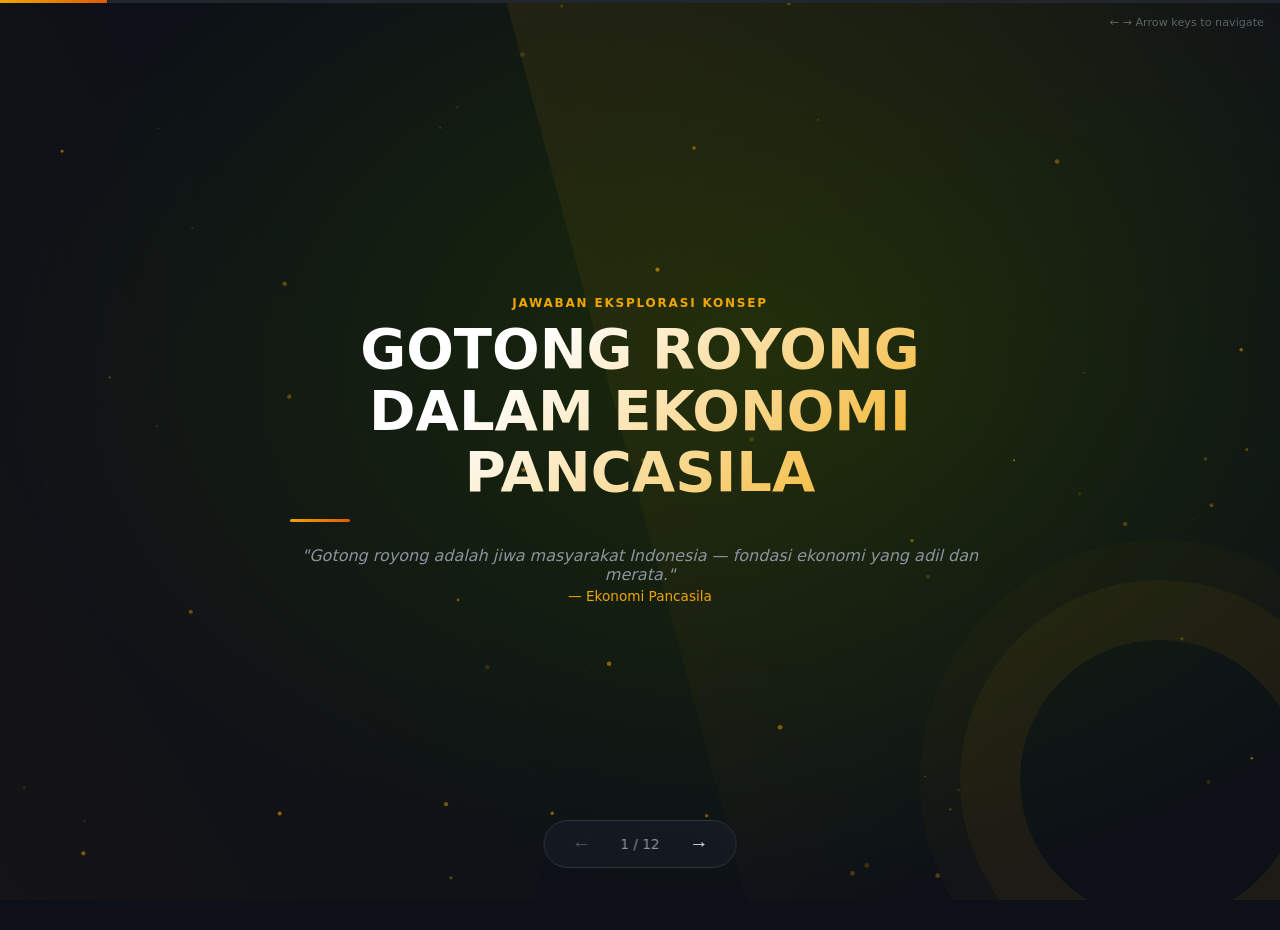
<file: PP/index.html>
<!DOCTYPE html>
<html lang="id">
<head>
  <meta charset="UTF-8" />
  <meta name="viewport" content="width=device-width, initial-scale=1.0" />
  <title>GOTONG ROYONG DALAM EKONOMI PANCASILA</title>
  <link rel="stylesheet" href="style.css" />
</head>
<body>

  <section class="slide slide--title active" id="slide-1" data-theme="gold">
    <div class="slide__light-ray"></div>
    <div class="slide__light-ray slide__light-ray--left"></div>
    <canvas class="slide__particles" id="particles"></canvas>
    <div class="deco deco--rings"></div>
    <div class="slide__content slide__content--fadein" style="text-align:center;">
      <p class="slide__label">Jawaban Eksplorasi Konsep</p>
      <h1 class="slide__title">GOTONG ROYONG<br>DALAM EKONOMI<br>PANCASILA</h1>
      <div class="slide__divider"></div>
      <p class="slide__verse">"Gotong royong adalah jiwa masyarakat Indonesia — fondasi ekonomi yang adil dan merata."</p>
      <p class="slide__verse-ref">— Ekonomi Pancasila</p>
    </div>
  </section>

  <section class="slide slide--body" id="slide-2" data-theme="teal">
    <div class="slide__light-ray"></div>
    <div class="slide__light-ray slide__light-ray--left"></div>
    <div class="deco deco--hexagon"></div>
    <div class="slide__content slide__content--fadein slide__content--wide">
      <p class="slide__label">Pertanyaan 1</p>
      <h2 class="slide__title slide__title--sm">Apa yang dimaksud dengan gotong royong dalam konteks Ekonomi Pancasila?</h2>
      <div class="slide__divider"></div>
      <p class="slide__body">Gotong royong dalam konteks Ekonomi Pancasila dipahami sebagai sebuah <strong>sistem kerja sama ekonomi</strong> yang berlandaskan pada asas kekeluargaan dan kebersamaan. Hal ini berarti bahwa seluruh kegiatan ekonomi, mulai dari produksi hingga distribusi, dilakukan oleh, dari, dan untuk semua anggota masyarakat.</p>
      <p class="slide__body">Fokus utamanya bukan sekadar mencari keuntungan pribadi yang kompetitif, melainkan menciptakan <strong>kesejahteraan kolektif</strong> di mana setiap individu saling membantu untuk mencapai kemakmuran bersama.</p>
    </div>
  </section>

  <section class="slide slide--body" id="slide-3" data-theme="red">
    <div class="slide__light-ray"></div>
    <div class="slide__light-ray slide__light-ray--left"></div>
    <div class="deco deco--triangle"></div>
    <div class="slide__content slide__content--fadein slide__content--wide">
      <p class="slide__label">Pertanyaan 2</p>
      <h2 class="slide__title slide__title--sm">Mengapa nilai gotong royong menjadi dasar penting dalam sistem Ekonomi Pancasila?</h2>
      <div class="slide__divider"></div>
      <p class="slide__body">Nilai gotong royong menjadi dasar penting dalam sistem Ekonomi Pancasila karena merupakan perwujudan dari <strong>sila kelima</strong>, yaitu Keadilan Sosial bagi Seluruh Rakyat Indonesia.</p>
      <p class="slide__body">Tanpa adanya semangat gotong royong, sistem ekonomi akan terjebak dalam praktik <strong>liberalisme</strong> yang hanya menguntungkan pemilik modal besar (kapitalisme) dan memicu eksploitasi terhadap pihak yang lemah. Gotong royong menjamin bahwa roda ekonomi berputar secara adil dan merata.</p>
    </div>
  </section>

  <section class="slide slide--body" id="slide-4" data-theme="green">
    <div class="slide__light-ray"></div>
    <div class="slide__light-ray slide__light-ray--left"></div>
    <div class="deco deco--dots"></div>
    <div class="slide__content slide__content--fadein slide__content--wide">
      <p class="slide__label">Pertanyaan 3</p>
      <h2 class="slide__title slide__title--sm">Berikan contoh nyata perwujudan gotong royong dalam kegiatan ekonomi di masyarakat!</h2>
      <div class="slide__divider"></div>
      <div class="card-grid">
        <div class="info-card stagger-item">
          <div class="info-card__title">Koperasi Unit Desa (KUD)</div>
          <p>Membantu petani mengelola hasil panennya secara kolektif dan berkeadilan.</p>
        </div>
        <div class="info-card stagger-item">
          <div class="info-card__title">Jimpitan</div>
          <p>Tradisi iuran sukarela warga untuk membantu tetangga yang kesulitan ekonomi.</p>
        </div>
        <div class="info-card stagger-item">
          <div class="info-card__title">Kerja Bakti Irigasi</div>
          <p>Kerja bakti membangun atau membersihkan irigasi secara swadaya di sektor pertanian.</p>
        </div>
      </div>
    </div>
  </section>

  <section class="slide slide--body" id="slide-5" data-theme="blue">
    <div class="slide__light-ray"></div>
    <div class="slide__light-ray slide__light-ray--left"></div>
    <div class="deco deco--circle-outline"></div>
    <div class="slide__content slide__content--fadein slide__content--wide">
      <p class="slide__label">Pertanyaan 4</p>
      <h2 class="slide__title slide__title--sm">Bagaimana koperasi berperan sebagai bentuk nyata gotong royong?</h2>
      <div class="slide__divider"></div>
      <p class="slide__body">Koperasi berperan sebagai bentuk nyata gotong royong karena struktur organisasinya menempatkan <strong>anggota sebagai pemilik sekaligus pengguna jasa</strong>.</p>
      <ul class="body-list">
        <li class="stagger-item">Berbeda dengan perusahaan swasta yang berorientasi pada profit pemilik saham</li>
        <li class="stagger-item">Koperasi mengedepankan prinsip <strong>satu orang satu suara</strong></li>
        <li class="stagger-item">Pembagian <strong>Sisa Hasil Usaha (SHU)</strong> yang adil berdasarkan kontribusi anggota</li>
        <li class="stagger-item">Menjadi wadah perjuangan ekonomi bersama untuk meningkatkan taraf hidup masyarakat secara kolektif</li>
      </ul>
    </div>
  </section>

  <section class="slide slide--body" id="slide-6" data-theme="purple">
    <div class="slide__light-ray"></div>
    <div class="slide__light-ray slide__light-ray--left"></div>
    <div class="deco deco--split"></div>
    <div class="slide__content slide__content--fadein slide__content--wide">
      <p class="slide__label">Pertanyaan 5</p>
      <h2 class="slide__title slide__title--sm">Apa perbedaan mendasar antara kegiatan ekonomi berlandaskan gotong royong dengan yang bersifat individualistis?</h2>
      <div class="slide__divider"></div>
      <div class="two-col">
        <div>
          <p class="col-heading">Ekonomi Gotong Royong</p>
          <ul class="body-list stagger-item">
            <li>Mengutamakan <strong>kolaborasi</strong></li>
            <li>Musyawarah untuk mufakat</li>
            <li>Pemerataan kesejahteraan</li>
            <li>Keberhasilan satu = keberhasilan bersama</li>
          </ul>
        </div>
        <div>
          <p class="col-heading">Ekonomi Individualistis</p>
          <ul class="body-list stagger-item">
            <li>Mengutamakan <strong>kompetisi bebas</strong></li>
            <li>Penguasaan pasar secara mandiri</li>
            <li>Penumpukan kekayaan pribadi</li>
            <li>Keberhasilan dicapai dengan menyingkirkan pesaing</li>
          </ul>
        </div>
      </div>
    </div>
  </section>

  <section class="slide slide--body" id="slide-7" data-theme="orange">
    <div class="slide__light-ray"></div>
    <div class="slide__light-ray slide__light-ray--left"></div>
    <div class="deco deco--scale"></div>
    <div class="slide__content slide__content--fadein slide__content--wide">
      <p class="slide__label">Pertanyaan 6</p>
      <h2 class="slide__title slide__title--sm">Bagaimana nilai keadilan sosial tercermin dalam praktik gotong royong?</h2>
      <div class="slide__divider"></div>
      <p class="slide__body">Nilai keadilan sosial tercermin dalam praktik gotong royong melalui adanya <strong>distribusi kesempatan dan hasil yang proporsional</strong>.</p>
      <ul class="body-list">
        <li class="stagger-item">Tidak boleh ada pihak yang tertinggal hanya karena kekurangan modal</li>
        <li class="stagger-item">Setiap partisipan diberikan <strong>akses yang sama</strong> terhadap sumber daya</li>
        <li class="stagger-item">Keuntungan dibagikan secara <strong>transparan</strong> untuk kepentingan sosial</li>
        <li class="stagger-item">Kesenjangan ekonomi antara si kaya dan si miskin dapat ditekan seminimal mungkin</li>
      </ul>
    </div>
  </section>

  <section class="slide slide--body" id="slide-8" data-theme="emerald">
    <div class="slide__light-ray"></div>
    <div class="slide__light-ray slide__light-ray--left"></div>
    <div class="deco deco--grid"></div>
    <div class="slide__content slide__content--fadein slide__content--wide">
      <p class="slide__label">Pertanyaan 7</p>
      <h2 class="slide__title slide__title--sm">Apa dampak positif gotong royong terhadap kesejahteraan masyarakat?</h2>
      <div class="slide__divider"></div>
      <div class="card-grid">
        <div class="info-card stagger-item">
          <div class="info-card__title">Kemandirian Ekonomi Daerah</div>
          <p>Masyarakat dapat membangun kekuatan modal bersama untuk mendirikan usaha yang tidak mampu dikelola sendirian.</p>
        </div>
        <div class="info-card stagger-item">
          <div class="info-card__title">Jaring Pengaman Sosial</div>
          <p>Anggota masyarakat yang mampu menopang yang lemah, sehingga kemiskinan ekstrem dapat dicegah.</p>
        </div>
        <div class="info-card stagger-item">
          <div class="info-card__title">Solidaritas yang Kuat</div>
          <p>Rasa solidaritas mendorong masyarakat untuk saling menjaga dan membantu dalam kondisi apapun.</p>
        </div>
      </div>
    </div>
  </section>

  <section class="slide slide--body" id="slide-9" data-theme="crimson">
    <div class="slide__light-ray"></div>
    <div class="slide__light-ray slide__light-ray--left"></div>
    <div class="deco deco--warning"></div>
    <div class="slide__content slide__content--fadein slide__content--wide">
      <p class="slide__label">Pertanyaan 8</p>
      <h2 class="slide__title slide__title--sm">Apa tantangan utama yang menghambat penerapan gotong royong saat ini?</h2>
      <div class="slide__divider"></div>
      <div class="card-grid">
        <div class="info-card stagger-item">
          <div class="info-card__title">Individualisme &amp; Konsumerisme</div>
          <p>Pengaruh budaya individualisme dan konsumerisme yang dibawa oleh arus globalisasi.</p>
        </div>
        <div class="info-card stagger-item">
          <div class="info-card__title">Sistem Pasar Bebas</div>
          <p>Cenderung memihak pemilik modal besar, membuat UMKM dan koperasi sulit bersaing.</p>
        </div>
        <div class="info-card stagger-item">
          <div class="info-card__title">Kurangnya Teknologi Digital</div>
          <p>Minimnya pemanfaatan teknologi dalam mengelola sistem kerja sama tradisional bagi generasi masa kini.</p>
        </div>
      </div>
    </div>
  </section>

  <section class="slide slide--body" id="slide-10" data-theme="cyan">
    <div class="slide__light-ray"></div>
    <div class="slide__light-ray slide__light-ray--left"></div>
    <div class="deco deco--rocket"></div>
    <div class="slide__content slide__content--fadein slide__content--wide">
      <p class="slide__label">Pertanyaan 9</p>
      <h2 class="slide__title slide__title--sm">Bagaimana peran generasi muda dalam melestarikan nilai gotong royong?</h2>
      <div class="slide__divider"></div>
      <ul class="desc-list">
        <li class="stagger-item"><span class="desc-list__num">01</span><div>Menjadi <strong>agen modernisasi</strong> yang mengemas semangat gotong royong ke dalam bentuk yang relevan, seperti ekonomi berbagi (sharing economy) atau platform digital.</div></li>
        <li class="stagger-item"><span class="desc-list__num">02</span><div>Mengembangkan <strong>startup sosial</strong> yang tidak hanya mengejar valuasi, tetapi juga memecahkan masalah kemasyarakatan.</div></li>
        <li class="stagger-item"><span class="desc-list__num">03</span><div>Mempromosikan <strong>produk lokal</strong> dan membangun ekosistem ekonomi kreatif yang inklusif dan berkelanjutan.</div></li>
      </ul>
    </div>
  </section>

  <section class="slide slide--body" id="slide-11" data-theme="indigo">
    <div class="slide__light-ray"></div>
    <div class="slide__light-ray slide__light-ray--left"></div>
    <div class="deco deco--flag"></div>
    <div class="slide__content slide__content--fadein slide__content--wide">
      <p class="slide__label">Pertanyaan 10</p>
      <h2 class="slide__title slide__title--sm">Mengapa perwujudan gotong royong dalam Ekonomi Pancasila penting untuk memperkuat persatuan bangsa?</h2>
      <div class="slide__divider"></div>
      <p class="slide__body">Ekonomi yang adil adalah <strong>fondasi stabilitas nasional</strong>. Ketika rakyat merasa kebutuhan dasarnya terpenuhi melalui kerja sama yang harmonis dan tidak ada ketimpangan yang mencolok, maka potensi konflik sosial dapat diredam.</p>
      <p class="slide__body">Rasa saling memiliki dan tanggung jawab bersama dalam membangun ekonomi negara akan <strong>mempererat ikatan persaudaraan</strong> antarwarga dari berbagai latar belakang.</p>
    </div>
  </section>

  <section class="slide slide--title" id="slide-12" data-theme="gold">
    <div class="slide__light-ray"></div>
    <div class="slide__light-ray slide__light-ray--left"></div>
    <canvas class="slide__particles" id="particles-end"></canvas>
    <div class="deco deco--rings"></div>
    <div class="slide__content slide__content--fadein" style="text-align:center;">
      <h1 class="slide__title">Terima Kasih</h1>
      <div class="slide__divider"></div>
      <p class="slide__subtitle">Gotong Royong dalam Ekonomi Pancasila</p>
      <p class="slide__verse" style="margin-top:2rem;">"Bersama kita kuat — gotong royong adalah kunci kemakmuran bersama."</p>
    </div>
  </section>

  <nav class="nav">
    <button class="nav__btn" id="prev" disabled>&#8592;</button>
    <span class="nav__counter"><span id="current">1</span> / <span id="total">1</span></span>
    <button class="nav__btn" id="next">&#8594;</button>
  </nav>

  <div class="progress-bar"><div class="progress-bar__fill" id="progress"></div></div>

  <script src="main.js"></script>
</body>
</html>
</file>
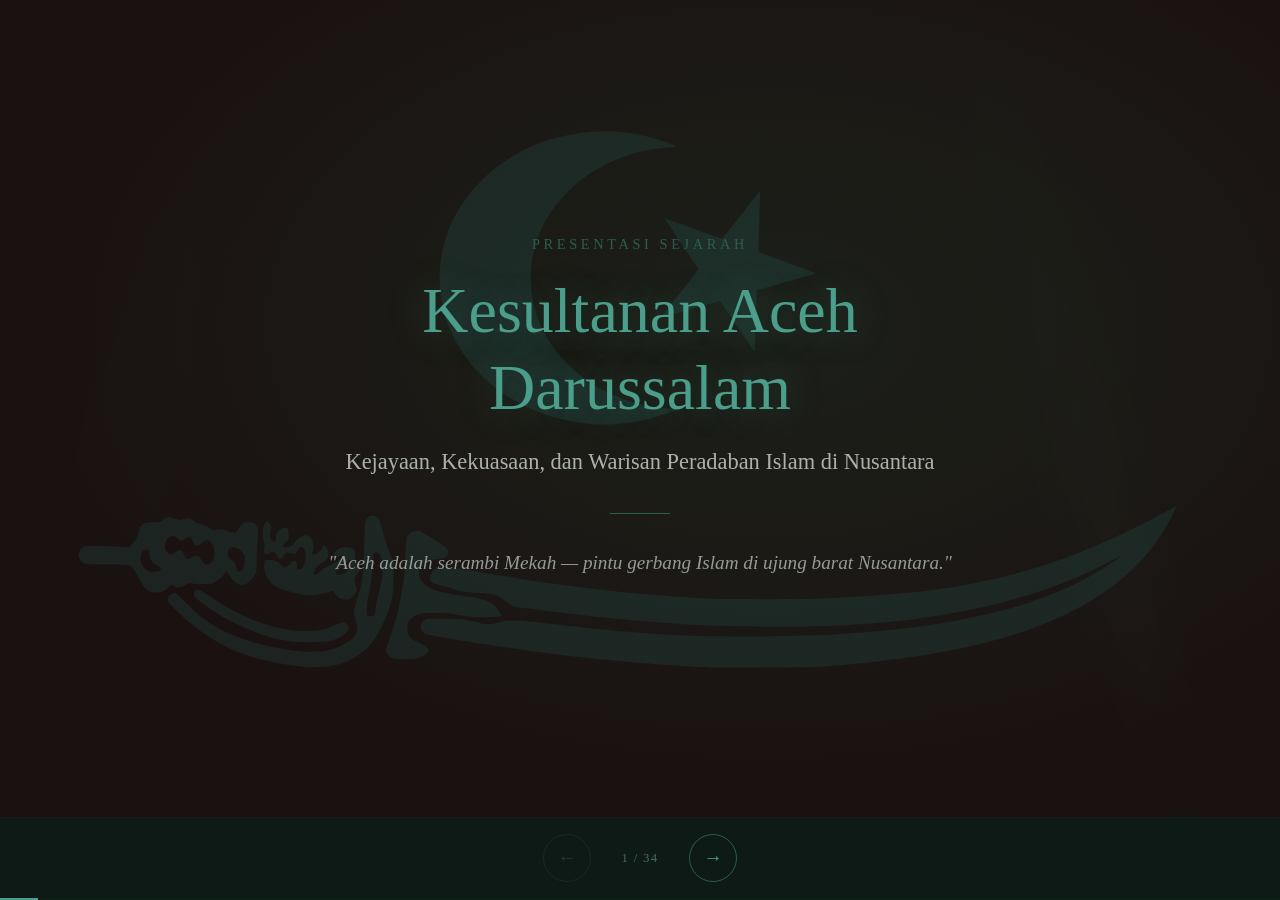
<file: Sejarah/index.html>
<!DOCTYPE html>
<html lang="id">
<head>
  <meta charset="UTF-8" />
  <meta name="viewport" content="width=device-width, initial-scale=1.0" />
  <title>Kesultanan Aceh Darussalam</title>
  <link rel="stylesheet" href="style.css" />
</head>
<body>

  
  <section class="slide slide--title active" id="slide-1" data-transition="fade-rise">
    <div class="slide__light-ray"></div>
    <div class="slide__light-ray slide__light-ray--left"></div>
    <canvas class="slide__particles" id="particles"></canvas>
    
    <img class="castle-bg" src="img/flag.svg" alt="" aria-hidden="true" />
    <div class="slide__content slide__content--fadein" style="text-align:center;">
      <p class="slide__label">Presentasi Sejarah</p>
      <h1 class="slide__title">Kesultanan Aceh<br>Darussalam</h1>
      <p class="slide__subtitle">Kejayaan, Kekuasaan, dan Warisan Peradaban Islam di Nusantara</p>
      <div class="slide__divider"></div>
      <p class="slide__verse">"Aceh adalah serambi Mekah — pintu gerbang Islam di ujung barat Nusantara."</p>
    </div>
  </section>

  
  <section class="slide slide--intro" id="slide-intro" data-transition="fade-rise">
    <div class="slide__light-ray"></div>
    <div class="slide__light-ray slide__light-ray--left"></div>
    <div class="slide__content slide__content--fadein" style="text-align:center;max-width:720px;margin:auto;">
      <p class="slide__label">Pengantar</p>
      <h2 class="slide__title slide__title--sm">Kesultanan Aceh Darussalam</h2>
      <div class="slide__divider"></div>
      <p class="slide__body">Kesultanan Aceh Darussalam <strong>(1496–1903)</strong> adalah kerajaan Islam besar di utara Sumatera, berpusat di Banda Aceh. Didirikan oleh <strong>Sultan Ali Mughayat Syah</strong>, kerajaan ini mencapai puncak kejayaan di bawah <strong>Sultan Iskandar Muda</strong> (abad ke-17), menjadi pusat perdagangan lada dan penyebaran Islam <em>(Serambi Mekkah)</em>, serta gigih menentang kolonialisme Portugis.</p>
    </div>
  </section>

  
  <section class="slide slide--flag-q" id="slide-flag-q" data-transition="flag-question">
    <div class="slide__light-ray"></div>
    <div class="slide__light-ray slide__light-ray--left"></div>
    <div class="slide__content slide__content--fadein" style="text-align:center;max-width:680px;margin:auto;">
      <p class="slide__label flag-q__label">Bendera</p>
      <img src="img/flag.svg" alt="Bendera Kesultanan Aceh" class="flag-q__img" />
      <p class="flag-q__question">Apa makna simbol-simbol pada bendera ini?</p>
    </div>
  </section>

  
  <section class="slide slide--flag" id="slide-flag" data-transition="fade-rise">
    <div class="slide__light-ray"></div>
    <div class="slide__light-ray slide__light-ray--left"></div>
    <div class="slide__content slide__content--fadein slide__flag-layout">
      <div class="slide__flag-img-wrap flag-reveal__img">
        <img src="img/flag.svg" alt="Bendera Kesultanan Aceh" class="slide__flag-img" />
      </div>
      <div class="slide__flag-text flag-reveal__text">
        <p class="slide__label">Bendera</p>
        <h2 class="slide__title slide__title--sm">Bendera Kesultanan Aceh</h2>
        <div class="slide__divider"></div>
        <ul class="slide__flag-list stagger-item">
          <li><strong>Warna Merah</strong> — Melambangkan keberanian dan darah para syuhada.</li>
          <li><strong>Bulan Sabit &amp; Bintang</strong> — Simbol Islam sebagai dasar kehidupan masyarakat Aceh.</li>
          <li><strong>Pedang</strong> — Melambangkan kekuatan dan kedaulatan.</li>
          <li><strong>Penggunaan</strong> — Digunakan oleh Kesultanan Aceh setidaknya sejak abad ke-16.</li>
        </ul>
      </div>
    </div>
  </section>

  
  <section class="slide slide--timeline" id="slide-2" data-transition="fade-rise">
    <div class="slide__light-ray"></div>
    <div class="slide__light-ray slide__light-ray--left"></div>
    <div class="slide__content slide__content--fadein slide__content--wide">
      <p class="slide__label">Kronologi</p>
      <h2 class="slide__title slide__title--sm">Garis Waktu Kesultanan Aceh</h2>
      <div class="slide__divider"></div>
      <ol class="timeline">
        <li class="timeline__item">
          <div class="timeline__dot"></div>
          <div class="timeline__body">
            <div class="timeline__heading">1496</div>
            <div class="timeline__desc">Berdirinya Kesultanan Aceh oleh Sultan Ali Mughayat Syah</div>
          </div>
        </li>
        <li class="timeline__item">
          <div class="timeline__dot"></div>
          <div class="timeline__body">
            <div class="timeline__heading">1521</div>
            <div class="timeline__desc">Aceh mengusir Portugis dari Pasai, memperluas kekuasaan</div>
          </div>
        </li>
        <li class="timeline__item">
          <div class="timeline__dot"></div>
          <div class="timeline__body">
            <div class="timeline__heading">1607</div>
            <div class="timeline__desc">Sultan Iskandar Muda naik takhta — awal masa keemasan</div>
          </div>
        </li>
        <li class="timeline__item">
          <div class="timeline__dot"></div>
          <div class="timeline__body">
            <div class="timeline__heading">1615</div>
            <div class="timeline__desc">Surat diplomatik ke Raja James I Inggris</div>
          </div>
        </li>
        <li class="timeline__item">
          <div class="timeline__dot"></div>
          <div class="timeline__body">
            <div class="timeline__heading">1636</div>
            <div class="timeline__desc">Wafatnya Iskandar Muda, awal kemunduran bertahap</div>
          </div>
        </li>
        <li class="timeline__item">
          <div class="timeline__dot"></div>
          <div class="timeline__body">
            <div class="timeline__heading">1641</div>
            <div class="timeline__desc">Sultanah Safiatuddin — era kepemimpinan perempuan</div>
          </div>
        </li>
        <li class="timeline__item">
          <div class="timeline__dot"></div>
          <div class="timeline__body">
            <div class="timeline__heading">1873</div>
            <div class="timeline__desc">Belanda menyerang — Perang Aceh dimulai</div>
          </div>
        </li>
        <li class="timeline__item">
          <div class="timeline__dot"></div>
          <div class="timeline__body">
            <div class="timeline__heading">1903</div>
            <div class="timeline__desc">Sultan Muhammad Daud Syah menyerah kepada Belanda</div>
          </div>
        </li>
      </ol>
    </div>
  </section>

  
  <section class="slide slide--context" id="slide-3" data-transition="slide-left">
    <div class="slide__light-ray"></div>
    <div class="slide__light-ray slide__light-ray--left"></div>
    <div class="slide__content slide__content--fadein" style="display:flex; align-items:center; gap:2rem; max-width:90%;">
      <div style="flex:1;">
        <img src="img/map.svg" alt="Peta wilayah Kesultanan Aceh" style="width:100%; height:auto; border-radius:8px;" loading="eager" />
      </div>
      <div style="flex:1;">
        <p class="slide__label">Geografi</p>
        <h2 class="slide__title slide__title--sm">Posisi Strategis Aceh</h2>
        <div class="slide__divider"></div>
        <p class="slide__body">
          Kesultanan Aceh terletak di ujung barat Pulau Sumatra, menguasai jalur perdagangan Selat Malaka — salah satu jalur maritim tersibuk di dunia. Posisi ini menjadikan Aceh sebagai pusat perdagangan rempah-rempah, lada, dan emas yang menghubungkan Asia Timur, Asia Selatan, dan Timur Tengah.
        </p>
        <div style="display:grid; grid-template-columns:1fr 1fr; gap:0.75rem; margin:1.5rem 0;">
          <div class="fun-fact" tabindex="0" data-detail="detail-1">
            <div class="fun-fact__icon">🌊</div>
            <div class="fun-fact__title">Pintu Gerbang</div>
            <div class="fun-fact__text">Aceh adalah pintu masuk pertama bagi pedagang dari Timur Tengah dan India ke Nusantara</div>
          </div>
          <div class="fun-fact" tabindex="0" data-detail="detail-2">
            <div class="fun-fact__icon">⚓</div>
            <div class="fun-fact__title">Pelabuhan Ramai</div>
            <div class="fun-fact__text">Pelabuhan Aceh dikunjungi kapal dari Arab, Persia, India, dan Tiongkok setiap hari</div>
          </div>
          <div class="fun-fact" tabindex="0" data-detail="detail-3">
            <div class="fun-fact__icon">🗺️</div>
            <div class="fun-fact__title">Wilayah Luas</div>
            <div class="fun-fact__text">Kekuasaan Aceh meluas hingga Semenanjung Malaya dan pesisir timur Sumatra</div>
          </div>
          <div class="fun-fact" tabindex="0" data-detail="detail-4">
            <div class="fun-fact__icon">🌶️</div>
            <div class="fun-fact__title">Raja Lada</div>
            <div class="fun-fact__text">Aceh menguasai 50% perdagangan lada hitam dunia pada abad ke-17</div>
          </div>
        </div>
      </div>
    </div>
  </section>

  
  <section class="slide slide--detail" id="detail-1" data-transition="fade-rise">
    <div class="slide__light-ray"></div>
    <div class="slide__light-ray slide__light-ray--left"></div>
    <div class="slide__content slide__content--fadein">
      <button class="detail-back" onclick="backToMain()">← Kembali</button>
      <p class="slide__label">Letak Strategis</p>
      <h2 class="slide__title slide__title--sm">🌊 Pintu Gerbang Nusantara</h2>
      <div class="slide__divider"></div>
      <p class="slide__body">
        Aceh merupakan titik masuk utama bagi para pedagang internasional yang datang dari Timur Tengah dan India menuju kepulauan Nusantara. Posisi geografisnya di ujung utara Pulau Sumatra menjadikannya perhentian pertama yang sangat krusial dalam jalur pelayaran dunia.
      </p>
      <p class="slide__body">
        Setiap kapal yang berlayar dari Samudra Hindia menuju Asia Tenggara harus melewati Aceh terlebih dahulu, menjadikannya gerbang utama peradaban Islam dan perdagangan internasional di kawasan ini.
      </p>
    </div>
  </section>

  
  <section class="slide slide--detail" id="detail-2" data-transition="fade-rise">
    <div class="slide__light-ray"></div>
    <div class="slide__light-ray slide__light-ray--left"></div>
    <div class="slide__content slide__content--fadein">
      <button class="detail-back" onclick="backToMain()">← Kembali</button>
      <p class="slide__label">Pusat Maritim Internasional</p>
      <h2 class="slide__title slide__title--sm">⚓ Pelabuhan Ramai</h2>
      <div class="slide__divider"></div>
      <p class="slide__body">
        Pelabuhan Aceh dikenal sangat sibuk dan dikunjungi oleh berbagai kapal dari mancanegara setiap harinya, termasuk dari:
      </p>
      <ul class="detail-list">
        <li><strong>Arab</strong> — Membawa kemenyan, kain sutra, dan ajaran Islam</li>
        <li><strong>Persia</strong> — Pedagang permadani, keramik, dan logam mulia</li>
        <li><strong>India</strong> — Tekstil, rempah-rempah, dan pedagang Gujarat</li>
        <li><strong>Tiongkok</strong> — Porselen, sutra, dan teh berkualitas tinggi</li>
      </ul>
      <p class="slide__body">
        Keramaian ini menjadikan Aceh sebagai pusat pertukaran budaya, bahasa, dan pengetahuan dari berbagai peradaban dunia.
      </p>
    </div>
  </section>

  
  <section class="slide slide--detail" id="detail-3" data-transition="fade-rise">
    <div class="slide__light-ray"></div>
    <div class="slide__light-ray slide__light-ray--left"></div>
    <div class="slide__content slide__content--fadein">
      <button class="detail-back" onclick="backToMain()">← Kembali</button>
      <p class="slide__label">Kekuatan Politik dan Teritorial</p>
      <h2 class="slide__title slide__title--sm">🗺️ Wilayah Luas</h2>
      <div class="slide__divider"></div>
      <p class="slide__body">
        Pada masa keemasannya, pengaruh dan kekuasaan Aceh tidak hanya terbatas di wilayah ujung Sumatra, tetapi meluas hingga mencakup:
      </p>
      <ul class="detail-list">
        <li><strong>Semenanjung Malaya</strong> — Menguasai pelabuhan-pelabuhan penting seperti Perak dan Johor</li>
        <li><strong>Pesisir Timur Sumatra</strong> — Mengontrol jalur perdagangan lada dari Jambi hingga Palembang</li>
      </ul>
      <p class="slide__body">
        Ekspansi teritorial ini menjadikan Aceh sebagai kekuatan regional yang disegani, mampu mengimbangi pengaruh Portugis dan Belanda di Selat Malaka.
      </p>
    </div>
  </section>

  
  <section class="slide slide--detail" id="detail-4" data-transition="fade-rise">
    <div class="slide__light-ray"></div>
    <div class="slide__light-ray slide__light-ray--left"></div>
    <div class="slide__content slide__content--fadein">
      <button class="detail-back" onclick="backToMain()">← Kembali</button>
      <p class="slide__label">Monopoli Komoditas Global</p>
      <h2 class="slide__title slide__title--sm">🌶️ Raja Lada Dunia</h2>
      <div class="slide__divider"></div>
      <p class="slide__body">
        Salah satu kekuatan ekonomi terbesar Aceh adalah penguasaan komoditas. Pada abad ke-17, Aceh berhasil menguasai sekitar <strong style="color:var(--gold)">50% perdagangan lada hitam dunia</strong>, menjadikannya pemain kunci dalam pasar rempah-rempah global yang sangat dicari oleh bangsa Eropa dan Asia.
      </p>
      <p class="slide__body">
        Lada hitam pada masa itu setara dengan emas — sangat berharga dan menjadi sumber kekayaan utama kerajaan. Monopoli ini memberikan Aceh kekuatan ekonomi dan politik yang luar biasa besar di kawasan Asia Tenggara.
      </p>
      <p class="slide__body">
        Kekayaan dari perdagangan lada inilah yang membiayai pembangunan armada laut, istana megah, dan masjid-masjid besar di masa Sultan Iskandar Muda.
      </p>
    </div>
  </section>

  
  <section class="slide slide--context" id="slide-3" data-transition="slide-left">
    <div class="slide__light-ray"></div>
    <div class="slide__light-ray slide__light-ray--left"></div>
    <div class="slide__content slide__content--fadein" style="display:flex; align-items:center; gap:2rem; max-width:90%;">
      <div style="flex:1;">
        <img src="img/strait.svg" alt="Selat Malaka" style="width:100%; height:auto; border-radius:8px;" loading="eager" />
      </div>
      <div style="flex:1;">
        <p class="slide__label">Ekonomi</p>
        <h2 class="slide__title slide__title--sm">Selat Malaka: Urat Nadi Perdagangan</h2>
        <div class="slide__divider"></div>
        <p class="slide__body">
          Selat Malaka adalah jalur perdagangan paling vital yang menghubungkan Samudra Hindia dan Laut Cina Selatan. Setiap kapal dagang dari India, Arab, Persia, dan Tiongkok harus melewati selat ini untuk mencapai kepulauan rempah-rempah di Maluku.
        </p>
        <p class="slide__body">
          Aceh memanfaatkan posisi strategis ini dengan mengendalikan pelabuhan-pelabuhan utama dan memungut bea cukai dari kapal-kapal yang melintas. Perdagangan lada hitam, emas, dan sutra menjadikan Aceh salah satu kerajaan terkaya di Asia Tenggara pada abad ke-16 dan ke-17.
        </p>
      </div>
    </div>
  </section>

  
  <section class="slide slide--character slide--iskandar" id="slide-4" data-transition="split">
    <div class="character__img-side">
      <img src="img/iskandar.jpg" alt="Sultan Iskandar Muda" class="character__img" />
    </div>
    <div class="character__text-side slide__content--fadein">
      <p class="slide__label">Tokoh Utama</p>
      <h2 class="character__name">Sultan Iskandar Muda</h2>
      <div class="slide__divider" style="margin:0.75rem 0;"></div>
      <p class="character__role">Memerintah 1607–1636 · Masa Keemasan Aceh</p>
      <p class="character__desc">Sultan Iskandar Muda adalah penguasa terbesar dalam sejarah Kesultanan Aceh. Di bawah kepemimpinannya, Aceh mencapai puncak kejayaan sebagai kekuatan maritim dan pusat perdagangan internasional. Ia memperluas wilayah kekuasaan hingga ke Semenanjung Malaya dan pesisir timur Sumatra.</p>
      <p class="character__desc" style="margin-top:0.5rem;">Dikenal sebagai pemimpin yang tegas dan visioner, ia membangun armada laut yang kuat, memperkuat ekonomi melalui perdagangan lada dan emas, serta menjadikan Aceh sebagai pusat keilmuan Islam di Nusantara. Masa pemerintahannya adalah era di mana Aceh disegani oleh kekuatan Eropa seperti Portugis dan Belanda.</p>
      <p class="character__verse">"Di masa Iskandar Muda, Aceh adalah mercusuar Islam dan kekuatan yang ditakuti di Selat Malaka."</p>
    </div>
  </section>

  
  <section class="slide slide--character slide--hamzah" id="slide-5a" data-transition="split">
    <div class="character__img-side">
      <img src="img/hamzah.jpg" alt="Hamzah Fansuri" class="character__img" />
    </div>
    <div class="character__text-side slide__content--fadein">
      <p class="slide__label">Tokoh Ulama</p>
      <h2 class="character__name">Hamzah Fansuri</h2>
      <div class="slide__divider" style="margin:0.75rem 0;"></div>
      <p class="character__role">Abad ke-16 · Penyair Sufi Pertama Nusantara</p>
      <p class="character__desc">Hamzah Fansuri adalah ulama dan penyair sufi pertama di Nusantara. Ia menulis syair-syair mistis Islam dalam bahasa Melayu, meletakkan dasar sastra Islam di Asia Tenggara. Karya-karyanya seperti <em>Syair Perahu</em> dan <em>Asrar al-Arifin</em> menjadi tonggak awal kesusastraan Melayu-Islam.</p>
      <p class="character__desc">Berasal dari Barus (Fansur), Sumatra Utara, ia mengembangkan ajaran tasawuf wujudiyah yang kemudian menjadi perdebatan besar di kalangan ulama Aceh.</p>
      <p class="character__verse">"Hamzah Fansuri membawa Islam bukan hanya sebagai hukum, tetapi sebagai puisi jiwa."</p>
    </div>
  </section>

  
  <section class="slide slide--character slide--syamsuddin" id="slide-5b" data-transition="split">
    <div class="character__img-side">
      <img src="img/syamsuddin.jpg" alt="Syamsuddin as-Sumatrani" class="character__img" />
    </div>
    <div class="character__text-side slide__content--fadein">
      <p class="slide__label">Tokoh Ulama</p>
      <h2 class="character__name">Syamsuddin as-Sumatrani</h2>
      <div class="slide__divider" style="margin:0.75rem 0;"></div>
      <p class="character__role">Wafat 1630 · Mufti & Penasihat Sultan</p>
      <p class="character__desc">Syamsuddin as-Sumatrani adalah ulama tasawuf dan penasihat kepercayaan Sultan Iskandar Muda. Ia melanjutkan dan mengembangkan ajaran Hamzah Fansuri, memperkuat tradisi keilmuan Islam di istana Aceh.</p>
      <p class="character__desc">Karya utamanya, <em>Mir'at al-Mu'minin</em>, membahas hakikat iman dan tasawuf. Ia menjadi figur sentral dalam kehidupan intelektual Aceh pada masa keemasan.</p>
      <p class="character__verse">"Di bawah Syamsuddin, istana Aceh menjadi pusat ilmu dan spiritualitas Islam di Nusantara."</p>
    </div>
  </section>

  
  <section class="slide slide--character slide--raniri" id="slide-5c" data-transition="split">
    <div class="character__img-side">
      <img src="img/nuruddin.png" alt="Nuruddin ar-Raniri" class="character__img" />
    </div>
    <div class="character__text-side slide__content--fadein">
      <p class="slide__label">Tokoh Ulama</p>
      <h2 class="character__name">Nuruddin ar-Raniri</h2>
      <div class="slide__divider" style="margin:0.75rem 0;"></div>
      <p class="character__role">Aktif 1637–1644 · Mufti Kerajaan & Ensiklopedis</p>
      <p class="character__desc">Nuruddin ar-Raniri adalah ulama besar asal Gujarat yang menjadi mufti kerajaan Aceh. Ia menulis <em>Bustanus Salatin</em>, ensiklopedia Islam Nusantara yang membahas sejarah, hukum, etika, dan ilmu pengetahuan — karya terlengkap pada zamannya.</p>
      <p class="character__desc">Ia juga dikenal sebagai penjaga ortodoksi Islam, menentang ajaran wujudiyah Hamzah Fansuri yang dianggapnya menyimpang.</p>
      <p class="character__verse">"Bustanus Salatin adalah warisan intelektual terbesar yang lahir dari tanah Aceh."</p>
    </div>
  </section>

  
  <section class="slide slide--character slide--singkili" id="slide-5d" data-transition="split">
    <div class="character__img-side">
      <img src="img/singkili.jpg" alt="Abdurrauf as-Singkili" class="character__img" />
    </div>
    <div class="character__text-side slide__content--fadein">
      <p class="slide__label">Tokoh Ulama</p>
      <h2 class="character__name">Abdurrauf as-Singkili</h2>
      <div class="slide__divider" style="margin:0.75rem 0;"></div>
      <p class="character__role">1615–1693 · Penerjemah Al-Qur'an & Penasihat Sultanah</p>
      <p class="character__desc">Abdurrauf as-Singkili adalah ulama pertama yang menerjemahkan Al-Qur'an ke dalam bahasa Melayu secara lengkap, menghasilkan <em>Tarjuman al-Mustafid</em> — karya yang menjadi rujukan umat Islam Nusantara hingga berabad-abad kemudian.</p>
      <p class="character__desc">Ia menjadi penasihat utama Sultanah Safiatuddin dan tokoh tasawuf terkemuka abad ke-17, menjembatani tradisi keilmuan Aceh dengan dunia Islam internasional.</p>
      <p class="character__verse">"Terjemahan Al-Qur'an Abdurrauf membuka pintu Islam bagi jutaan jiwa yang tidak mengenal bahasa Arab."</p>
    </div>
  </section>

  
  <section class="slide slide--quiz" id="slide-quote-q1" data-transition="fade-rise">
    <div class="slide__light-ray"></div>
    <div class="slide__light-ray slide__light-ray--left"></div>
    <div class="slide__content slide__content--fadein quiz">
      <p class="slide__label">Tebak Tokoh</p>
      <blockquote class="quiz__quote">"Selama aku masih hidup, kita masih berperang dengan Belanda. Aku tidak akan berhenti sampai tetes darahku yang terakhir."</blockquote>
      <h2 class="quiz__q">Siapakah yang mengucapkan kata-kata ini?</h2>
      <div class="quiz__options">
        <button class="quiz__opt" data-correct="false">A) Sultan Muhammad Daud Syah</button>
        <button class="quiz__opt" data-correct="true">B) Cut Nyak Dhien</button>
        <button class="quiz__opt" data-correct="false">C) Teuku Umar</button>
        <button class="quiz__opt" data-correct="false">D) Snouck Hurgronje</button>
      </div>
      <p class="quiz__explanation" hidden>✅ <strong>Benar! Cut Nyak Dhien.</strong> Bahkan setelah suaminya Teuku Umar gugur dan ia hampir buta di hutan, ia menolak menyerah. Ia akhirnya tertangkap hanya karena komandannya sendiri merasa kasihan dan menuntun Belanda ke kemahnya.</p>
    </div>
  </section>

  
  <section class="slide slide--quiz" id="slide-quote-q2" data-transition="fade-rise">
    <div class="slide__light-ray"></div>
    <div class="slide__light-ray slide__light-ray--left"></div>
    <div class="slide__content slide__content--fadein quiz">
      <p class="slide__label">Tebak Tokoh</p>
      <blockquote class="quiz__quote">"Lebih baik melihat anak-anak kita mati dalam keadaan beriman daripada melihat mereka hidup sebagai budak kaum kafir."</blockquote>
      <h2 class="quiz__q">Siapakah yang mengucapkan kata-kata ini?</h2>
      <div class="quiz__options">
        <button class="quiz__opt" data-correct="true">A) Teungku Chik di Tiro</button>
        <button class="quiz__opt" data-correct="false">B) Jenderal van Heutsz</button>
        <button class="quiz__opt" data-correct="false">C) Sultan Alauddin Ibrahim Mansur Syah</button>
        <button class="quiz__opt" data-correct="false">D) Raden Saleh</button>
      </div>
      <p class="quiz__explanation" hidden>✅ <strong>Benar! Teungku Chik di Tiro.</strong> Ini mencerminkan semangat <em>Hikayat Prang Sabi</em>. Bagi rakyat Aceh, ini bukan sekadar perang memperebutkan tanah — melainkan perjuangan spiritual di mana gugur dalam pertempuran dianggap sebagai kemenangan tertinggi.</p>
    </div>
  </section>

  
  <section class="slide slide--context" id="slide-7" data-transition="slide-left">
    <div class="slide__light-ray"></div>
    <div class="slide__light-ray slide__light-ray--left"></div>
    <div class="slide__content slide__content--fadein" style="display:flex; align-items:center; gap:2rem; max-width:90%;">
      <div style="flex:1;">
        <img src="img/dutch.jpg" alt="Ilustrasi kolonial Belanda" style="width:100%; height:auto; border-radius:8px;" loading="eager" />
      </div>
      <div style="flex:1;">
        <p class="slide__label">Penjajahan</p>
        <h2 class="slide__title slide__title--sm">Perang Aceh Melawan Belanda</h2>
        <div class="slide__divider"></div>
        <p class="slide__body">
          Pada tahun 1873, Belanda melancarkan serangan besar-besaran terhadap Aceh untuk menguasai wilayah terakhir yang belum tunduk di Nusantara. Perang Aceh menjadi konflik paling panjang dan paling mahal dalam sejarah kolonial Belanda, berlangsung hingga awal abad ke-20.
        </p>
        <div style="display:grid; grid-template-columns:1fr 1fr; gap:0.75rem; margin:1rem 0;">
          <div class="fun-fact" tabindex="0" data-detail="detail-gerilya">
            <div class="fun-fact__icon">⚔️</div>
            <div class="fun-fact__title">Taktik Gerilya</div>
            <div class="fun-fact__text">Rakyat Aceh melawan dengan perang gerilya dan semangat jihad yang membuat Belanda kewalahan selama puluhan tahun</div>
          </div>
          <div class="fun-fact" tabindex="0" data-detail="detail-1903">
            <div class="fun-fact__icon">🏳️</div>
            <div class="fun-fact__title">Penyerahan 1903</div>
            <div class="fun-fact__text">Sultan Muhammad Daud Syah menyerah, namun perlawanan sporadis terus berlanjut hingga tahun 1910-an</div>
          </div>
        </div>
      </div>
    </div>
  </section>

  
  <section class="slide slide--quiz slide--decision" id="slide-decision-1" data-transition="fade-rise">
    <div class="slide__light-ray"></div>
    <div class="slide__light-ray slide__light-ray--left"></div>
    <div class="slide__content slide__content--fadein quiz">
      <p class="slide__label">Keputusan Sejarah</p>
      <h2 class="quiz__q">⚔️ Kamu adalah Sultan Muhammad Daud Syah. Belanda menangkap keluargamu dan memberi ultimatum. Bagaimana kamu merespons?</h2>
      <div class="quiz__options decision__options">
        <button class="quiz__opt decision__opt" data-outcome="outcome-d1a"><span class="decision__letter">A</span><span>Menyerah demi menyelamatkan keluarga</span></button>
        <button class="quiz__opt decision__opt" data-outcome="outcome-d1b"><span class="decision__letter">B</span><span>Menolak dan lanjutkan perang gerilya dari pegunungan</span></button>
        <button class="quiz__opt decision__opt" data-outcome="outcome-d1c"><span class="decision__letter">C</span><span>Lakukan misi penyelamatan berisiko tinggi</span></button>
        <button class="quiz__opt decision__opt" data-outcome="outcome-d1d"><span class="decision__letter">D</span><span>Serahkan kepemimpinan kepada Ulama dan bersembunyi</span></button>
      </div>
      <div class="quiz__explanation decision__outcome" id="outcome-d1a" hidden><strong>Pilihan A — Menyerah:</strong> Kamu bersatu kembali dengan keluarga, namun perlawanan kehilangan pemimpin simbolisnya. Belanda menggunakan penyerahanmu sebagai propaganda bahwa perang telah usai.</div>
      <div class="quiz__explanation decision__outcome" id="outcome-d1b" hidden><strong>Pilihan B — Lanjutkan Gerilya:</strong> Keluargamu tetap dalam tahanan. Pertempuran semakin brutal karena Belanda menekan warga sipil untuk menemukanmu — namun "Semangat Jihad" tetap membara.</div>
      <div class="quiz__explanation decision__outcome" id="outcome-d1c" hidden><strong>Pilihan C — Misi Penyelamatan:</strong> Langkah berani yang kemungkinan berakhir dengan pertumpahan darah. Jika gagal, perlawanan kehilangan kepalanya; jika berhasil, kamu menjadi legenda hidup — namun Belanda membalas dengan taktik bumi hangus total.</div>
      <div class="quiz__explanation decision__outcome" id="outcome-d1d" hidden><strong>Pilihan D — Serahkan ke Ulama:</strong> Perang bergeser dari perjuangan politik menjadi murni religius. Belanda kesulitan bernegosiasi karena tidak ada lagi satu "kepala" yang bisa dipenggal.</div>
    </div>
  </section>

  
  <section class="slide slide--quiz slide--decision" id="slide-decision-2" data-transition="fade-rise">
    <div class="slide__light-ray"></div>
    <div class="slide__light-ray slide__light-ray--left"></div>
    <div class="slide__content slide__content--fadein quiz">
      <p class="slide__label">Keputusan Sejarah</p>
      <h2 class="quiz__q">🛡️ Sultan telah tersingkir. Bagaimana sisa pasukan Aceh harus melanjutkan perlawanan?</h2>
      <div class="quiz__options decision__options">
        <button class="quiz__opt decision__opt" data-outcome="outcome-d2a"><span class="decision__letter">A</span><span>Bentuk pasukan reguler dan hadapi Belanda dalam pertempuran terbuka</span></button>
        <button class="quiz__opt decision__opt" data-outcome="outcome-d2b"><span class="decision__letter">B</span><span>Pecah menjadi "sel-sel" kecil dan gunakan taktik hit-and-run</span></button>
        <button class="quiz__opt decision__opt" data-outcome="outcome-d2c"><span class="decision__letter">C</span><span>Cari bantuan diplomatik dari Turki Utsmani atau Inggris</span></button>
        <button class="quiz__opt decision__opt" data-outcome="outcome-d2d"><span class="decision__letter">D</span><span>Fokus pada ideologi "Prang Sabi" untuk menjaga semangat rakyat</span></button>
      </div>
      <div class="quiz__explanation decision__outcome" id="outcome-d2a" hidden><strong>Pilihan A — Perang Terbuka:</strong> Bencana. Satuan Maréchaussée Belanda memiliki persenjataan jauh lebih unggul. Pasukanmu habis dalam hitungan bulan.</div>
      <div class="quiz__explanation decision__outcome" id="outcome-d2b" hidden><strong>Pilihan B — Sel Gerilya:</strong> Sukses Historis. Taktik ini menguras kas dan moral Belanda selama satu dekade lagi. Hampir mustahil bagi Belanda untuk memerintah desa-desa.</div>
      <div class="quiz__explanation decision__outcome" id="outcome-d2c" hidden><strong>Pilihan C — Diplomasi:</strong> Jalan Buntu. Meski ada simpati dari luar negeri, tidak ada kekuatan asing yang mau mengambil risiko perang dengan Belanda demi Aceh. Kamu berjuang sendirian.</div>
      <div class="quiz__explanation decision__outcome" id="outcome-d2d" hidden><strong>Pilihan D — Prang Sabi:</strong> Perlawanan bertahan lintas generasi. Meski kalah secara militer, Belanda tidak pernah benar-benar "memiliki" hati rakyat — memicu pemberontakan kecil yang terus-menerus.</div>
    </div>
  </section>

  
  <section class="slide slide--detail" id="detail-gerilya" data-transition="fade-rise">
    <div class="slide__light-ray"></div>
    <div class="slide__light-ray slide__light-ray--left"></div>
    <div class="slide__content slide__content--fadein">
      <button class="detail-back" onclick="backToMain()">← Kembali</button>
      <p class="slide__label">Perang Aceh</p>
      <h2 class="slide__title slide__title--sm">⚔️ Taktik Gerilya</h2>
      <div class="slide__divider"></div>
      <p class="slide__body">Perang Aceh bukan sekadar pertempuran dua angkatan bersenjata formal — ini adalah perang rakyat.</p>
      <ul class="detail-list">
        <li><strong>Semangat Jihad (Prang Sabi)</strong> — Perlawanan dilandasi konsep Perang Sabil. Keyakinan religius ini membuat pejuang Aceh siap menjalani perang jangka panjang, memandang perjuangan mereka sebagai kewajiban spiritual.</li>
        <li><strong>Keunggulan Medan</strong> — Para pejuang memanfaatkan hutan lebat dan pegunungan Sumatra untuk melancarkan serangan "hit-and-run" terhadap pos dan jalur logistik Belanda.</li>
        <li><strong>Frustrasi Belanda</strong> — Selama 20 tahun pertama, Belanda menerapkan strategi "Garis Konsentrasi" (bertahan di balik tembok benteng), yang terbukti tidak efektif menghadapi unit gerilya yang bergerak bebas.</li>
      </ul>
    </div>
  </section>

  
  <section class="slide slide--detail" id="detail-1903" data-transition="fade-rise">
    <div class="slide__light-ray"></div>
    <div class="slide__light-ray slide__light-ray--left"></div>
    <div class="slide__content slide__content--fadein">
      <button class="detail-back" onclick="backToMain()">← Kembali</button>
      <p class="slide__label">Perang Aceh</p>
      <h2 class="slide__title slide__title--sm">🏳️ Penyerahan 1903</h2>
      <div class="slide__divider"></div>
      <p class="slide__body">Akhir 1890-an, Belanda mengubah pendekatan di bawah Jenderal J.B. van Heutsz dan saran sarjana Islam Snouck Hurgronje — beralih ke misi "cari dan hancurkan" menggunakan Maréchaussée (infanteri ringan).</p>
      <ul class="detail-list">
        <li><strong>Sultan Muhammad Daud Syah</strong> — Setelah bertahun-tahun dikejar di pegunungan, Belanda menangkap keluarga Sultan sebagai tekanan. Ia akhirnya menyerah pada 1903 demi menyelamatkan rakyatnya dari penderitaan lebih lanjut.</li>
        <li><strong>Perlawanan Berlanjut</strong> — Penyerahan Sultan tidak mengakhiri perang. Para ulama dan tokoh seperti <em>Cut Nyak Dhien</em> dan <em>Teungku Chik di Tiro</em> terus berjuang.</li>
        <li><strong>Perang Sporadis</strong> — Belanda menyatakan perang "selesai" pada 1904, namun perlawanan sengit berlanjut hingga sekitar 1914. Pemberontakan kecil terus terjadi sampai Belanda akhirnya diusir Jepang pada 1942.</li>
      </ul>
    </div>
  </section>

  
  <section class="slide slide--character slide--inggris" id="slide-8a" data-transition="split">
    <div class="character__img-side">
      <img src="img/letter.jpg" alt="Surat Iskandar Muda kepada Raja James I" class="character__img" />
    </div>
    <div class="character__text-side slide__content--fadein">
      <p class="slide__label">Hubungan Diplomatik</p>
      <h2 class="character__name">Inggris</h2>
      <div class="slide__divider" style="margin:0.75rem 0;"></div>
      <p class="character__role">1615 · Surat Sultan Iskandar Muda kepada Raja James I</p>
      <p class="character__desc">Pada tahun 1615, Sultan Iskandar Muda mengirimkan surat resmi kepada Raja James I dari Inggris — salah satu dokumen diplomatik paling bersejarah dari Nusantara. Surat ini menawarkan kerja sama perdagangan dan aliansi strategis melawan kekuatan Portugis yang mendominasi jalur rempah-rempah.</p>
      <p class="character__desc">Hubungan ini membuka jalur dagang langsung antara Aceh dan Inggris melalui East India Company (EIC), menjadikan Aceh mitra dagang penting bagi kekuatan Eropa non-Portugis.</p>
      <p class="character__verse">"Surat 1615 adalah bukti bahwa Aceh bermain di panggung diplomasi internasional setara dengan kerajaan-kerajaan besar dunia."</p>
    </div>
  </section>

  
  <section class="slide slide--character slide--utsmani" id="slide-8b" data-transition="split">
    <div class="character__img-side">
      <img src="img/utsmani.jpg" alt="Kesultanan Utsmaniyah" class="character__img" />
    </div>
    <div class="character__text-side slide__content--fadein">
      <p class="slide__label">Hubungan Diplomatik</p>
      <h2 class="character__name">Kesultanan Utsmaniyah</h2>
      <div class="slide__divider" style="margin:0.75rem 0;"></div>
      <p class="character__role">Abad ke-16 · Aliansi Islam Melawan Portugis</p>
      <p class="character__desc">Aceh menjalin hubungan erat dengan Kesultanan Utsmaniyah (Turki) sejak abad ke-16. Aceh meminta bantuan militer berupa meriam, kapal perang, dan pasukan untuk menghadapi ancaman Portugis di Selat Malaka.</p>
      <p class="character__desc">Hubungan ini juga bersifat spiritual — Aceh mengakui otoritas khalifah Utsmani sebagai pemimpin dunia Islam, memperkuat legitimasi keislaman Kesultanan Aceh di mata dunia.</p>
      <p class="character__verse">"Aliansi Aceh-Utsmani adalah persatuan dua ujung dunia Islam dalam menghadapi ekspansi kolonial Eropa."</p>
    </div>
  </section>

  
  <section class="slide slide--character slide--voc" id="slide-8c" data-transition="split">
    <div class="character__img-side">
      <img src="img/voc.jpg" alt="Belanda VOC" class="character__img" />
    </div>
    <div class="character__text-side slide__content--fadein">
      <p class="slide__label">Hubungan Diplomatik</p>
      <h2 class="character__name">Belanda (VOC)</h2>
      <div class="slide__divider" style="margin:0.75rem 0;"></div>
      <p class="character__role">Abad ke-17–19 · Dari Sekutu Menjadi Musuh</p>
      <p class="character__desc">Hubungan Aceh dengan Belanda (VOC) mengalami perubahan dramatis. Awalnya, keduanya bersekutu melawan musuh bersama — Portugis. VOC mendapat izin berdagang di Aceh, sementara Aceh mendapat dukungan armada laut Belanda.</p>
      <p class="character__desc">Namun seiring melemahnya Aceh dan menguatnya VOC, hubungan berbalik menjadi persaingan dan akhirnya konflik terbuka. Puncaknya adalah Perang Aceh 1873 ketika Belanda melancarkan invasi besar-besaran.</p>
      <p class="character__verse">"Sekutu hari ini bisa menjadi penjajah esok hari — itulah pelajaran dari hubungan Aceh dan VOC."</p>
    </div>
  </section>

  
  <section class="slide slide--character slide--timteng" id="slide-8d" data-transition="split">
    <div class="character__img-side">
      <img src="img/timteng.jpg" alt="Timur Tengah" class="character__img" />
    </div>
    <div class="character__text-side slide__content--fadein">
      <p class="slide__label">Hubungan Diplomatik</p>
      <h2 class="character__name">Timur Tengah</h2>
      <div class="slide__divider" style="margin:0.75rem 0;"></div>
      <p class="character__role">Abad ke-13–17 · Jalur Islam & Perdagangan</p>
      <p class="character__desc">Hubungan Aceh dengan Timur Tengah — khususnya Mekah, Madinah, dan Gujarat (India) — adalah fondasi dari identitas Islam Aceh. Para pedagang dan ulama dari Arab, Persia, dan Gujarat datang ke Aceh membawa ajaran Islam, ilmu pengetahuan, dan komoditas berharga.</p>
      <p class="character__desc">Aceh menjadi titik pemberangkatan haji bagi umat Islam Nusantara, memperkuat julukan "Serambi Mekah". Hubungan ini menjadikan Aceh pusat penyebaran Islam ke seluruh kepulauan Indonesia.</p>
      <p class="character__verse">"Aceh adalah jembatan antara Mekah dan Nusantara — pintu masuk Islam ke timur."</p>
    </div>
  </section>

  
  <section class="slide slide--context" id="slide-6" data-transition="slide-left">
    <div class="slide__light-ray"></div>
    <div class="slide__light-ray slide__light-ray--left"></div>
    <div class="slide__content slide__content--fadein">
      <p class="slide__label">Warisan</p>
      <h2 class="slide__title slide__title--sm">Masjid Raya Baiturrahman</h2>
      <div class="slide__divider"></div>
      <div style="text-align:center; margin: 2rem 0;">
        <img src="img/baiturrahman.webp" alt="Masjid Raya Baiturrahman" style="max-width:100%; height:auto; border-radius:8px;" />
      </div>
      <p class="slide__body">
        Masjid Raya Baiturrahman adalah simbol kejayaan Islam di Aceh. Dibangun pertama kali pada masa Sultan Iskandar Muda, masjid ini telah mengalami beberapa kali renovasi dan perluasan, terutama setelah kerusakan akibat Perang Aceh dan tsunami 2004.
      </p>
      <p class="slide__body">
        Dengan kubah megah dan arsitektur yang memadukan gaya Mughal, Persia, dan Nusantara, Baiturrahman menjadi ikon spiritual dan budaya Aceh yang bertahan hingga hari ini. Masjid ini adalah saksi bisu perjalanan panjang Aceh dari kejayaan hingga perjuangan melawan penjajahan.
      </p>
    </div>
  </section>

  
  <section class="slide slide--context" id="slide-7" data-transition="slide-left">
    <div class="slide__light-ray"></div>
    <div class="slide__light-ray slide__light-ray--left"></div>
    <div class="slide__content slide__content--fadein">
      <p class="slide__label">Warisan</p>
      <h2 class="slide__title slide__title--sm">Taman Gunongan</h2>
      <div class="slide__divider"></div>
      <div style="text-align:center; margin: 2rem 0;">
        <img src="img/gunongan.webp" alt="Taman Gunongan" style="max-width:100%; height:auto; border-radius:8px;" />
      </div>
      <p class="slide__body">
        Gunongan adalah taman kerajaan yang dibangun oleh Sultan Iskandar Muda sebagai hadiah untuk permaisurinya, Putri Pahang. Bangunan putih berbentuk bukit kecil ini dirancang agar sang permaisuri dapat mengenang kampung halamannya di Pahang, Malaysia.
      </p>
      <p class="slide__body">
        Taman ini mencerminkan kemewahan dan kehalusan budaya istana Aceh pada masa kejayaannya. Hingga kini, Gunongan tetap berdiri sebagai monumen cinta dan simbol arsitektur Aceh klasik yang unik, memadukan unsur estetika Islam dan tradisi lokal.
      </p>
    </div>
  </section>

  
  <section class="slide slide--deskripsi" id="slide-8" data-transition="stagger-up">
    <div class="slide__light-ray"></div>
    <div class="slide__light-ray slide__light-ray--left"></div>
    <div class="slide__content slide__content--fadein slide__content--wide">
      <p class="slide__label">Kesimpulan</p>
      <h2 class="slide__title slide__title--sm">Warisan Kesultanan Aceh</h2>
      <div class="slide__divider"></div>
      <ul class="desc-list">
        <li class="stagger-item"><span class="desc-list__num">01</span><div><strong>Pusat Perdagangan Maritim</strong> — Aceh menguasai jalur perdagangan Selat Malaka dan menjadi salah satu pelabuhan tersibuk di Asia Tenggara pada abad ke-16 dan ke-17.</div></li>
        <li class="stagger-item"><span class="desc-list__num">02</span><div><strong>Kekuatan Militer Regional</strong> — Di bawah Sultan Iskandar Muda, Aceh memiliki armada laut yang kuat dan mampu melawan kekuatan kolonial Eropa seperti Portugis dan Belanda.</div></li>
        <li class="stagger-item"><span class="desc-list__num">03</span><div><strong>Pusat Keilmuan Islam</strong> — Aceh dikenal sebagai "Serambi Mekah" dan menjadi tempat berkumpulnya ulama-ulama besar yang menyebarkan ajaran Islam di Nusantara.</div></li>
        <li class="stagger-item"><span class="desc-list__num">04</span><div><strong>Perlawanan Terhadap Kolonialisme</strong> — Perang Aceh (1873–1903) adalah salah satu perlawanan terpanjang dan paling gigih terhadap penjajahan Belanda di Indonesia.</div></li>
        <li class="stagger-item"><span class="desc-list__num">05</span><div><strong>Warisan Budaya dan Arsitektur</strong> — Masjid Raya Baiturrahman, Taman Gunongan, dan berbagai peninggalan lainnya menjadi bukti kejayaan peradaban Aceh yang masih dapat disaksikan hingga hari ini.</div></li>
        <li class="stagger-item"><span class="desc-list__num">06</span><div><strong>Identitas Spiritual</strong> — Julukan "Serambi Mekah" tetap melekat pada Aceh hingga kini, mencerminkan warisan spiritual dan budaya Islam yang mengakar kuat dalam kehidupan masyarakat.</div></li>
      </ul>
    </div>
  </section>

  
  <section class="slide slide--facts" id="slide-facts" data-transition="stagger-up">
    <div class="slide__light-ray"></div>
    <div class="slide__light-ray slide__light-ray--left"></div>
    <div class="slide__content slide__content--fadein slide__content--wide">
      <p class="slide__label">Fakta Menarik</p>
      <h2 class="slide__title slide__title--sm">Tahukah Kamu?</h2>
      <div class="slide__divider"></div>
      <div class="facts-grid">
        <div class="fact-card stagger-item">
          <div class="fact-card__icon">⚓</div>
          <h3 class="fact-card__title">Kekuatan Militer</h3>
          <p class="fact-card__text">Memiliki armada laut yang kuat dengan meriam-meriam besar seperti <em>Meriam Lela</em> dan <em>Seri Rambai</em> untuk melawan Portugis dan Belanda.</p>
        </div>
        <div class="fact-card stagger-item">
          <div class="fact-card__icon">👑</div>
          <h3 class="fact-card__title">Struktur Sosial</h3>
          <p class="fact-card__text">Masyarakatnya diatur oleh golongan bangsawan <strong>(Teuku)</strong> dan golongan ulama <strong>(Teungku)</strong>.</p>
        </div>
        <div class="fact-card stagger-item">
          <div class="fact-card__icon">👸</div>
          <h3 class="fact-card__title">Pemimpin Perempuan</h3>
          <p class="fact-card__text">Aceh pernah dipimpin oleh empat sultanah berturut-turut, dimulai dari <strong>Sultanah Tajul Alam Safiatuddin</strong> pada abad ke-17.</p>
        </div>
        <div class="fact-card stagger-item">
          <div class="fact-card__icon">📉</div>
          <h3 class="fact-card__title">Kemunduran</h3>
          <p class="fact-card__text">Kesultanan mulai merosot setelah masa Sultan Iskandar Muda dan berakhir setelah perang panjang melawan Belanda.</p>
        </div>
      </div>
    </div>
  </section>

  
  <section class="slide slide--title" id="slide-9" data-transition="fade-rise">
    <div class="slide__light-ray"></div>
    <div class="slide__light-ray slide__light-ray--left"></div>
    <canvas class="slide__particles" id="particles-qa"></canvas>
    <div class="slide__content slide__content--fadein" style="text-align:center;">
      <div style="font-size:4rem; margin-bottom:1rem;">❓</div>
      <h2 class="slide__title">Tanya Jawab</h2>
      <div class="slide__divider"></div>
      <p class="slide__subtitle">Silakan ajukan pertanyaan Anda</p>
    </div>
  </section>

  
  <section class="slide slide--quiz" data-transition="fade-rise">
    <div class="slide__light-ray"></div>
    <div class="slide__light-ray slide__light-ray--left"></div>
    <div class="slide__content slide__content--fadein quiz">
      <p class="slide__label">Kuis 1 / 6</p>
      <h2 class="quiz__q">Siapa pendiri Kesultanan Aceh Darussalam?</h2>
      <div class="quiz__options">
        <button class="quiz__opt" data-correct="false">Sultan Iskandar Muda</button>
        <button class="quiz__opt" data-correct="true">Sultan Ali Mughayat Syah</button>
        <button class="quiz__opt" data-correct="false">Sultan Iskandar Tsani</button>
        <button class="quiz__opt" data-correct="false">Sultanah Safiatuddin</button>
      </div>
      <p class="quiz__explanation" hidden>Kesultanan Aceh didirikan oleh <strong>Sultan Ali Mughayat Syah</strong> pada tahun 1496.</p>
    </div>
  </section>

  <section class="slide slide--quiz" data-transition="fade-rise">
    <div class="slide__light-ray"></div>
    <div class="slide__light-ray slide__light-ray--left"></div>
    <div class="slide__content slide__content--fadein quiz">
      <p class="slide__label">Kuis 2 / 6</p>
      <h2 class="quiz__q">Apa julukan Aceh sebagai pusat penyebaran Islam?</h2>
      <div class="quiz__options">
        <button class="quiz__opt" data-correct="false">Gerbang Nusantara</button>
        <button class="quiz__opt" data-correct="false">Tanah Rencong</button>
        <button class="quiz__opt" data-correct="true">Serambi Mekkah</button>
        <button class="quiz__opt" data-correct="false">Kota Dagang</button>
      </div>
      <p class="quiz__explanation" hidden>Aceh dijuluki <strong>Serambi Mekkah</strong> karena menjadi pintu masuk Islam ke Nusantara dan pusat pendidikan agama Islam.</p>
    </div>
  </section>

  <section class="slide slide--quiz" data-transition="fade-rise">
    <div class="slide__light-ray"></div>
    <div class="slide__light-ray slide__light-ray--left"></div>
    <div class="slide__content slide__content--fadein quiz">
      <p class="slide__label">Kuis 3 / 6</p>
      <h2 class="quiz__q">Di bawah sultan siapa Aceh mencapai puncak kejayaannya?</h2>
      <div class="quiz__options">
        <button class="quiz__opt" data-correct="false">Sultan Ali Mughayat Syah</button>
        <button class="quiz__opt" data-correct="false">Sultan Iskandar Tsani</button>
        <button class="quiz__opt" data-correct="true">Sultan Iskandar Muda</button>
        <button class="quiz__opt" data-correct="false">Sultan Alauddin Riayat Syah</button>
      </div>
      <p class="quiz__explanation" hidden><strong>Sultan Iskandar Muda</strong> (1607–1636) membawa Aceh ke puncak kejayaan — wilayah terluas, armada terkuat, dan pusat perdagangan lada dunia.</p>
    </div>
  </section>

  <section class="slide slide--quiz" data-transition="fade-rise">
    <div class="slide__light-ray"></div>
    <div class="slide__light-ray slide__light-ray--left"></div>
    <div class="slide__content slide__content--fadein quiz">
      <p class="slide__label">Kuis 4 / 6</p>
      <h2 class="quiz__q">Berapa lama Kesultanan Aceh Darussalam berdiri?</h2>
      <div class="quiz__options">
        <button class="quiz__opt" data-correct="false">Sekitar 200 tahun</button>
        <button class="quiz__opt" data-correct="true">Sekitar 400 tahun</button>
        <button class="quiz__opt" data-correct="false">Sekitar 100 tahun</button>
        <button class="quiz__opt" data-correct="false">Sekitar 600 tahun</button>
      </div>
      <p class="quiz__explanation" hidden>Kesultanan Aceh berdiri dari <strong>1496 hingga 1903</strong> — sekitar 407 tahun sebelum akhirnya jatuh ke tangan Belanda.</p>
    </div>
  </section>

  <section class="slide slide--quiz" data-transition="fade-rise">
    <div class="slide__light-ray"></div>
    <div class="slide__light-ray slide__light-ray--left"></div>
    <div class="slide__content slide__content--fadein quiz">
      <p class="slide__label">Kuis 5 / 6</p>
      <h2 class="quiz__q">Komoditas perdagangan utama Kesultanan Aceh yang terkenal di dunia adalah?</h2>
      <div class="quiz__options">
        <button class="quiz__opt" data-correct="false">Emas</button>
        <button class="quiz__opt" data-correct="true">Lada</button>
        <button class="quiz__opt" data-correct="false">Kopi</button>
        <button class="quiz__opt" data-correct="false">Timah</button>
      </div>
      <p class="quiz__explanation" hidden>Aceh adalah penghasil dan pengekspor <strong>lada</strong> terbesar di dunia pada abad ke-16 dan 17, menjadikannya kekuatan ekonomi yang disegani.</p>
    </div>
  </section>

  <section class="slide slide--quiz" data-transition="fade-rise">
    <div class="slide__light-ray"></div>
    <div class="slide__light-ray slide__light-ray--left"></div>
    <div class="slide__content slide__content--fadein quiz">
      <p class="slide__label">Kuis 6 / 6</p>
      <h2 class="quiz__q">Bangsa Eropa mana yang pertama kali ditentang oleh Kesultanan Aceh?</h2>
      <div class="quiz__options">
        <button class="quiz__opt" data-correct="false">Belanda</button>
        <button class="quiz__opt" data-correct="false">Inggris</button>
        <button class="quiz__opt" data-correct="true">Portugis</button>
        <button class="quiz__opt" data-correct="false">Spanyol</button>
      </div>
      <p class="quiz__explanation" hidden>Aceh gigih melawan <strong>Portugis</strong> yang menguasai Malaka sejak 1511, karena kehadiran mereka mengancam jalur perdagangan dan penyebaran Islam di kawasan.</p>
    </div>
  </section>

  
  <section class="slide slide--quiz" data-transition="fade-rise">
    <div class="slide__light-ray"></div>
    <div class="slide__light-ray slide__light-ray--left"></div>
    <div class="slide__content slide__content--fadein quiz">
      <p class="slide__label">Pertanyaan Esai</p>
      <h2 class="quiz__q" style="font-size:clamp(1rem,1.8vw,1.25rem);margin-bottom:1.25rem;">Jawablah pertanyaan berikut!</h2>
      <ol style="text-align:left;line-height:2;font-size:clamp(0.85rem,1.4vw,1rem);padding-left:1.25rem;">
        <li>Jelaskan faktor-faktor yang mendorong berdirinya Kesultanan Aceh Darussalam!</li>
        <li>Bagaimana peran Kesultanan Aceh dalam penyebaran agama Islam di Nusantara?</li>
        <li>Mengapa Kesultanan Aceh disebut "Serambi Mekah"? Jelaskan dengan bukti sejarah!</li>
      </ol>
    </div>
  </section>

  
  <section class="slide slide--title" id="slide-10" data-transition="fade-rise">
    <div class="slide__light-ray"></div>
    <div class="slide__light-ray slide__light-ray--left"></div>
    <canvas class="slide__particles" id="particles-thanks"></canvas>
    <div class="slide__content slide__content--fadein" style="text-align:center;">
      <h2 class="slide__title">Terima Kasih</h2>
      <div class="slide__divider"></div>
      <p class="slide__subtitle">Kesultanan Aceh Darussalam</p>
      <p class="slide__verse" style="margin-top:2rem;">"Serambi Mekah — Warisan yang Abadi"</p>
    </div>
  </section>

  <nav class="nav">
    <button class="nav__btn" id="prev" disabled>&#8592;</button>
    <span class="nav__counter"><span id="current">1</span> / <span id="total">1</span></span>
    <button class="nav__btn" id="next" disabled>&#8594;</button>
  </nav>

  <button class="mobile-nav mobile-nav--left" id="mobilePrev" disabled>&#8592;</button>
  <button class="mobile-nav mobile-nav--right" id="mobileNext" disabled>&#8594;</button>

  <div class="progress-bar"><div class="progress-bar__fill" id="progress"></div></div>

  <script src="main.js"></script>
</body>
</html>
</file>
<file: Agama/style.css>
:root {
  --dark:    #0d0d0f;
  --dark-2:  #16151a;
  --gold:    #c9a84c;
  --gold-dim:#7a5f28;
  --light:   #f5e6c8;
  --muted:   #6b6470;
  --ray:     rgba(201, 168, 76, 0.12);
}


*, *::before, *::after { box-sizing: border-box; margin: 0; padding: 0; }

body {
  background: var(--dark);
  color: var(--light);
  font-family: 'Georgia', serif;
  height: 100vh;
  overflow: hidden;
  display: flex;
  flex-direction: column;
}


.slide {
  display: none;
  flex: 1;
  position: relative;
  overflow: hidden;
}
.slide.active { display: flex; }


.slide--title {
  align-items: center;
  justify-content: center;
  background: radial-gradient(ellipse at 60% 40%, #1e1710 0%, var(--dark) 70%);
}


.slide__light-ray {
  position: absolute;
  top: -10%;
  right: 15%;
  width: 2px;
  height: 130%;
  background: linear-gradient(to bottom, transparent, var(--gold), transparent);
  opacity: 0.25;
  transform: rotate(-15deg);
  filter: blur(18px);
  pointer-events: none;
  animation: ray-pulse 4s ease-in-out infinite;
}
.slide__light-ray::before {
  content: '';
  position: absolute;
  top: 0; left: -40px;
  width: 80px;
  height: 100%;
  background: linear-gradient(to bottom, transparent, var(--ray), transparent);
  filter: blur(30px);
}

@keyframes ray-pulse {
  0%, 100% { opacity: 0.18; filter: blur(18px); }
  50%       { opacity: 0.38; filter: blur(12px); }
}


.slide__light-ray--left {
  right: auto;
  left: 10%;
  width: 6px;
  transform: rotate(12deg);
  opacity: 0.1;
  filter: blur(32px);
  animation: ray-pulse-left 4s ease-in-out infinite;
}
.slide__light-ray--left::before {
  width: 120px;
  left: -60px;
  filter: blur(50px);
}

@keyframes ray-pulse-left {
  0%, 100% { opacity: 0.08; filter: blur(32px); }
  50%       { opacity: 0.16; filter: blur(22px); }
}


.slide__title-layout {
  position: relative;
  display: flex;
  align-items: center;
  justify-content: center;
  gap: 0;
  width: 100%;
  padding: 0 3%;
}

.slide__center-col {
  display: flex;
  flex-direction: column;
  align-items: center;
  gap: 0.5rem;
}

.slide__cross-wrap {
  position: relative;
  display: flex;
  align-items: center;
  justify-content: center;
  gap: 1.5vw;
}

.slide__trinity-alpha,
.slide__trinity-omega {
  position: relative;
  z-index: 1;
}

.slide__trinity-symbol,
.slide__trinity-cross {
  display: flex;
  flex-direction: column;
  align-items: center;
  gap: 0.6rem;
}

.slide__passion-symbol {
  display: flex;
  flex-direction: column;
  align-items: center;
  gap: 0.4rem;
}

.slide__passion-svg {
  width: clamp(5rem, 11vw, 10rem);
  opacity: 0.7;
  filter: brightness(0) saturate(100%) invert(72%) sepia(40%) saturate(700%) hue-rotate(5deg) brightness(85%);
  animation: trinity-glow 4s ease-in-out infinite;
}

.slide__passion-svg[alt="Crown of Thorns"] {
  width: clamp(5rem, 10vw, 9rem);
  opacity: 0.9;
}



.slide__cross {
  position: absolute;
  left: 50%;
  top: 50%;
  transform: translate(-50%, -50%);
  width: clamp(120px, 18vw, 220px);
  pointer-events: none;
  animation: trinity-glow 4s ease-in-out infinite;
}

.slide__cross rect {
  fill: var(--gold);
}

.slide__greek-svg {
  width: clamp(5rem, 12vw, 9rem);
  opacity: 0.15;
  animation: trinity-glow 4s ease-in-out infinite;
}

.slide__greek-svg text {
  fill: var(--gold);
}



.slide__trinity-label {
  font-size: clamp(0.55rem, 1vw, 0.8rem);
  color: var(--gold);
  opacity: 0.35;
  letter-spacing: 0.15em;
  text-transform: uppercase;
}

@keyframes trinity-glow {
  0%, 100% { opacity: 0.12; filter: drop-shadow(0 0 4px rgba(201,168,76,0.15)); }
  50%       { opacity: 0.22; filter: drop-shadow(0 0 16px rgba(201,168,76,0.4)); }
}


.slide__particles {
  position: absolute;
  inset: 0;
  width: 100%;
  height: 100%;
  pointer-events: none;
}


.slide__content--fadein {
  animation: fadein 1.4s ease forwards;
}
@keyframes fadein {
  from { opacity: 0; transform: translateY(16px); }
  to   { opacity: 1; transform: translateY(0); }
}


.slide__content {
  position: relative;
  z-index: 1;
  text-align: center;
  max-width: 900px;
  padding: 2rem;
}

.slide__label {
  font-size: 0.9rem;
  letter-spacing: 0.25em;
  text-transform: uppercase;
  color: var(--gold-dim);
  margin-bottom: 1.25rem;
}

.slide__title {
  font-size: clamp(2rem, 5vw, 4.5rem);
  font-weight: normal;
  color: var(--gold);
  line-height: 1.2;
  text-shadow: 0 0 40px rgba(201, 168, 76, 0.3);
  margin-bottom: 1rem;
}

.slide__subtitle {
  font-size: clamp(0.9rem, 2vw, 1.4rem);
  color: var(--light);
  opacity: 0.7;
  line-height: 1.7;
  margin-bottom: 2rem;
}

.slide__divider {
  width: 60px;
  height: 1px;
  background: var(--gold-dim);
  margin: 0 auto 2rem;
}

.slide__verse {
  font-style: italic;
  font-size: clamp(0.85rem, 1.8vw, 1.2rem);
  color: var(--light);
  opacity: 0.6;
  line-height: 1.8;
}

.slide__verse-ref {
  margin-top: 0.5rem;
  font-size: 0.9rem;
  color: var(--gold-dim);
  letter-spacing: 0.05em;
}


.slide--context {
  align-items: center;
  justify-content: center;
  background: radial-gradient(ellipse at 40% 60%, #1a1510 0%, var(--dark) 70%);
}

.slide__title--sm {
  font-size: clamp(1.4rem, 3.5vw, 2.8rem);
}

.slide__body {
  font-size: clamp(0.85rem, 1.8vw, 1.2rem);
  color: var(--light);
  opacity: 0.75;
  line-height: 1.9;
  text-align: left;
  margin-bottom: 1.25rem;
}

 */
.nav {
  display: flex;
  align-items: center;
  justify-content: center;
  gap: 1.5rem;
  padding: 1rem;
  background: var(--dark-2);
  border-top: 1px solid #1f1d24;
}

.nav__btn {
  background: none;
  border: 1px solid var(--gold-dim);
  color: var(--gold);
  width: 48px;
  height: 48px;
  border-radius: 50%;
  cursor: pointer;
  font-size: 1.2rem;
  transition: background 0.2s, opacity 0.2s;
}
.nav__btn:hover:not(:disabled) { background: var(--gold-dim); }
.nav__btn:disabled { opacity: 0.25; cursor: default; }

.nav__counter {
  font-size: 0.8rem;
  color: var(--muted);
  letter-spacing: 0.1em;
  min-width: 50px;
  text-align: center;
}


.progress-bar {
  height: 2px;
  background: #1f1d24;
}
.progress-bar__fill {
  height: 100%;
  background: var(--gold);
  transition: width 0.3s ease;
  width: 100%;
}


.slide--timeline {
  align-items: center;
  justify-content: center;
  background: radial-gradient(ellipse at 50% 50%, #161210 0%, var(--dark) 70%);
  overflow-y: auto;
}

.slide__content--wide {
  max-width: 98%;
  width: 100%;
  padding: 2rem 2.5rem;
}

.timeline {
  list-style: none;
  display: flex;
  position: relative;
  padding: 0;
  width: 100%;
  height: 300px;
}


.timeline::before {
  content: '';
  position: absolute;
  top: 50%;
  left: 0;
  right: 0;
  height: 1px;
  background: linear-gradient(to right, transparent, var(--gold-dim), transparent);
}

.timeline__item {
  display: flex;
  flex-direction: column;
  align-items: center;
  flex: 1;
  min-width: 0;
  position: relative;
  height: 100%;
}


.timeline__dot {
  position: absolute;
  top: 50%;
  transform: translateY(-50%);
  width: 10px;
  height: 10px;
  border-radius: 50%;
  background: var(--gold);
  flex-shrink: 0;
  box-shadow: 0 0 6px rgba(201,168,76,0.5);
  z-index: 1;
}
.timeline__item:hover .timeline__dot {
  background: #e8c96a;
  box-shadow: 0 0 12px rgba(201,168,76,0.8);
}


.timeline__body {
  position: absolute;
  width: 100%;
  padding: 0 0.3rem;
  text-align: center;
  display: flex;
  flex-direction: column;
  gap: 0.35rem;
}
.timeline__item:nth-child(odd) .timeline__body  { bottom: 50%; padding-bottom: 0.75rem; justify-content: flex-end; }
.timeline__item:nth-child(even) .timeline__body { top: 50%;    padding-top: 0.75rem; justify-content: flex-start; }

.timeline__item:nth-child(odd) .timeline__thumb { order: 3; }
.timeline__item:nth-child(even) .timeline__thumb { order: -1; }

.timeline__item:hover .timeline__heading { color: #e8c96a; }

.timeline__heading {
  font-size: clamp(0.65rem, 1.1vw, 0.9rem);
  font-weight: normal;
  color: var(--gold);
  margin-bottom: 0.2rem;
  letter-spacing: 0.03em;
}

.timeline__year { display: none; }

.timeline__desc {
  font-size: clamp(0.55rem, 0.9vw, 0.72rem);
  color: var(--light);
  opacity: 0.55;
  line-height: 1.4;
  text-align: center;
}

.timeline__thumb {
  width: min(88%, 120px);
  aspect-ratio: 4 / 3;
  object-fit: cover;
  border-radius: 8px;
  border: 1px solid rgba(201,168,76,0.35);
  box-shadow: 0 8px 22px rgba(0,0,0,0.22);
  margin: 0 auto;
}


.slide--suffering {
  align-items: center;
  justify-content: center;
  background: radial-gradient(ellipse at 50% 30%, #1a0e0e 0%, var(--dark) 65%);
  overflow-y: auto;
}

.suffer-grid {
  display: grid;
  grid-template-columns: 1fr 1fr;
  gap: 0.85rem;
}

.suffer-card {
  border: 1px solid var(--gold-dim);
  border-radius: 6px;
  padding: 0.9rem 1rem;
  cursor: pointer;
  transition: border-color 0.2s, background 0.2s;
  background: rgba(255,255,255,0.02);
}
.suffer-card:hover  { border-color: var(--gold); background: rgba(201,168,76,0.04); }
.suffer-card.active { border-color: var(--gold); background: rgba(201,168,76,0.06); }

.suffer-card__title {
  font-size: clamp(0.82rem, 1.6vw, 1.15rem);
  font-weight: normal;
  color: var(--gold);
  line-height: 1.4;
}

.suffer-card__expand {
  max-height: 0;
  overflow: hidden;
  opacity: 0;
  transition: max-height 0.4s ease, opacity 0.3s ease;
}
.suffer-card.active .suffer-card__expand {
  max-height: 400px;
  opacity: 1;
}

.suffer-card__expand p {
  font-size: clamp(0.75rem, 1.4vw, 1.1rem);
  color: var(--light);
  opacity: 0.7;
  line-height: 1.8;
  margin-top: 0.65rem;
}

.suffer-card__verse {
  font-style: italic;
  color: var(--gold) !important;
  opacity: 0.75 !important;
  border-left: 2px solid var(--gold-dim);
  padding-left: 0.6rem;
  margin-top: 0.5rem !important;
}


.slide--tokoh-overview {
  align-items: center;
  justify-content: center;
  background: radial-gradient(ellipse at 50% 50%, #111018 0%, var(--dark) 70%);
}

.tokoh-list {
  display: flex;
  flex-wrap: wrap;
  gap: 0.75rem;
  justify-content: center;
  margin-top: 0.5rem;
}

.tokoh-chip {
  padding: 0.5rem 1.25rem;
  border-radius: 999px;
  font-size: clamp(0.8rem, 1.6vw, 1.15rem);
  border: 1px solid;
  letter-spacing: 0.04em;
}

.tokoh-chip--yesus   { color: #c9a84c; border-color: #c9a84c33; background: rgba(201,168,76,0.07); }
.tokoh-chip--maria   { color: #7aaed6; border-color: #7aaed633; background: rgba(122,174,214,0.07); }
.tokoh-chip--pilatus { color: #8aab8a; border-color: #8aab8a33; background: rgba(138,171,138,0.07); }
.tokoh-chip--petrus  { color: #c87941; border-color: #c8794133; background: rgba(200,121,65,0.07); }
.tokoh-chip--yudas   { color: #7a5c8a; border-color: #7a5c8a33; background: rgba(122,92,138,0.07); }
.tokoh-chip--raja    { color: #b85555; border-color: #b8555533; background: rgba(184,85,85,0.07); }


.slide--character.active {
  display: flex;
  flex-direction: row;
  overflow: hidden;
}

.character__img-side {
  width: 38%;
  flex-shrink: 0;
  overflow: hidden;
}

.character__img {
  width: 100%;
  height: 100%;
  object-fit: cover;
  object-position: top;
  opacity: 0.9;
}

.character__img-side--empty {
  display: flex;
  align-items: center;
  justify-content: center;
  background: rgba(122,92,138,0.08);
}

.character__img-placeholder {
  font-size: 6rem;
  opacity: 0.25;
}

.character__text-side {
  flex: 1;
  display: flex;
  flex-direction: column;
  justify-content: center;
  padding: 3rem 3rem 3rem 2.5rem;
  overflow-y: auto;
}

.character__name {
  font-size: clamp(1.8rem, 4vw, 3rem);
  font-weight: normal;
  margin-bottom: 0.25rem;
}

.character__role {
  font-size: clamp(0.8rem, 1.6vw, 1.15rem);
  letter-spacing: 0.05em;
  margin-bottom: 1rem;
  opacity: 0.6;
}

.character__desc {
  font-size: clamp(0.82rem, 1.6vw, 1.15rem);
  color: var(--light);
  opacity: 0.75;
  line-height: 1.9;
  margin-bottom: 1.25rem;
}

.character__verse {
  font-style: italic;
  font-size: clamp(0.78rem, 1.4vw, 1.1rem);
  line-height: 1.7;
  border-left: 2px solid;
  padding-left: 0.75rem;
  opacity: 0.8;
}


.slide--yesus  { background: radial-gradient(ellipse at 60% 50%, #1c1608 0%, var(--dark) 65%); }
.slide--yesus  .character__name,
.slide--yesus  .character__verse { color: #c9a84c; }
.slide--yesus  .character__role  { color: #c9a84c; }
.slide--yesus  .character__verse { border-color: #c9a84c55; }

.slide--maria  { background: radial-gradient(ellipse at 60% 50%, #080e1a 0%, var(--dark) 65%); }
.slide--maria  .character__name,
.slide--maria  .character__verse { color: #7aaed6; }
.slide--maria  .character__role  { color: #7aaed6; }
.slide--maria  .character__verse { border-color: #7aaed655; }

.slide--pilatus { background: radial-gradient(ellipse at 60% 50%, #0a100a 0%, var(--dark) 65%); }
.slide--pilatus .character__name,
.slide--pilatus .character__verse { color: #8aab8a; }
.slide--pilatus .character__role  { color: #8aab8a; }
.slide--pilatus .character__verse { border-color: #8aab8a55; }

.slide--petrus  { background: radial-gradient(ellipse at 60% 50%, #1a0e06 0%, var(--dark) 65%); }
.slide--petrus  .character__name,
.slide--petrus  .character__verse { color: #c87941; }
.slide--petrus  .character__role  { color: #c87941; }
.slide--petrus  .character__verse { border-color: #c8794155; }

.slide--kayafas { background: radial-gradient(ellipse at 60% 50%, #180808 0%, var(--dark) 65%); }
.slide--kayafas .character__name,
.slide--kayafas .character__verse { color: #b85555; }
.slide--kayafas .character__role  { color: #b85555; }
.slide--kayafas .character__verse { border-color: #b8555555; }


.slide--deskripsi {
  align-items: center;
  justify-content: center;
  background: radial-gradient(ellipse at 40% 50%, #100d0a 0%, var(--dark) 70%);
  overflow-y: auto;
}

.slide--lesson {
  align-items: center;
  justify-content: center;
  background: radial-gradient(ellipse at 55% 35%, #15100c 0%, var(--dark) 70%);
  overflow-y: auto;
}

.slide--reflection {
  align-items: center;
  justify-content: center;
  background: radial-gradient(ellipse at 50% 30%, #1a120d 0%, var(--dark) 72%);
}

.slide--pengorbanan {
  align-items: center;
  justify-content: center;
  background: radial-gradient(ellipse at 55% 35%, #15100c 0%, var(--dark) 70%);
  overflow-y: auto;
}

.desc-list {
  list-style: none;
  display: flex;
  flex-direction: column;
  gap: 0.75rem;
}

.desc-list li {
  display: flex;
  gap: 1rem;
  align-items: flex-start;
  font-size: clamp(0.8rem, 1.6vw, 1.1rem);
  color: var(--light);
  opacity: 0.8;
  line-height: 1.7;
}

.desc-list__num {
  flex-shrink: 0;
  font-size: 0.7rem;
  color: var(--gold-dim);
  letter-spacing: 0.05em;
  margin-top: 3px;
  min-width: 22px;
}

.desc-list strong {
  color: var(--gold);
  font-weight: normal;
}

.lesson-grid {
  display: grid;
  grid-template-columns: 1fr 1fr;
  gap: 1rem;
}

.lesson-card {
  border: 1px solid rgba(201,168,76,0.28);
  border-radius: 10px;
  background: rgba(255,255,255,0.03);
  padding: 1rem 1.1rem;
  min-height: 190px;
}

.lesson-card__title {
  color: var(--gold);
  font-size: clamp(0.95rem, 1.7vw, 1.2rem);
  font-weight: normal;
  line-height: 1.4;
  margin-bottom: 0.55rem;
}

.lesson-card__body {
  color: var(--light);
  opacity: 0.8;
  font-size: clamp(0.78rem, 1.35vw, 1rem);
  line-height: 1.75;
}


@keyframes t-fade-rise   { from { opacity:0; transform:translateY(24px); } to { opacity:1; transform:translateY(0); } }
@keyframes t-slide-left  { from { opacity:0; transform:translateX(60px); } to { opacity:1; transform:translateX(0); } }
@keyframes t-slide-right { from { opacity:0; transform:translateX(-60px); } to { opacity:1; transform:translateX(0); } }
@keyframes t-scale-up    { from { opacity:0; transform:scale(0.93); } to { opacity:1; transform:scale(1); } }
@keyframes t-rise        { from { opacity:0; transform:translateY(30px); } to { opacity:1; transform:translateY(0); } }
@keyframes t-pop         { from { opacity:0; transform:scale(0.8); } to { opacity:1; transform:scale(1); } }

.anim-fade-rise  { animation: t-fade-rise  0.5s ease forwards; }
.anim-slide-left { animation: t-slide-left 0.45s ease forwards; }
.anim-scale-up   { animation: t-scale-up   0.45s ease forwards; }
.anim-rise       { animation: t-rise       0.4s ease forwards; }
.anim-pop        { animation: t-pop        0.35s ease forwards; }


.slide--character.anim-split .character__img-side { animation: t-slide-right 0.5s ease forwards; }
.slide--character.anim-split .character__text-side { animation: t-slide-left 0.5s ease forwards; }


.stagger-item { opacity: 0; }
.stagger-item.anim-rise { opacity: 1; }


:fullscreen .slide__title        { font-size: clamp(2.8rem, 6vw, 7rem); }
:fullscreen .slide__title--sm    { font-size: clamp(2rem, 4.5vw, 4.5rem); }
:fullscreen .slide__subtitle     { font-size: clamp(1.1rem, 2.5vw, 2rem); }
:fullscreen .slide__body         { font-size: clamp(1rem, 1.8vw, 1.6rem); }
:fullscreen .slide__verse        { font-size: clamp(1rem, 2vw, 1.7rem); }
:fullscreen .slide__label        { font-size: 1.1rem; }
:fullscreen .suffer-card__title  { font-size: clamp(1rem, 1.8vw, 1.5rem); }
:fullscreen .suffer-card__expand p { font-size: clamp(0.9rem, 1.5vw, 1.3rem); }
:fullscreen .slide__content      { max-width: 96vw; padding: 1rem 1.5rem; }
:fullscreen .slide__content--wide { max-width: 98vw; }
:fullscreen .slide__title        { margin-bottom: 0.5rem; }
:fullscreen .slide__title--sm    { margin-bottom: 0.5rem; }
:fullscreen .slide__subtitle     { margin-bottom: 1rem; }
:fullscreen .slide__body         { margin-bottom: 0.75rem; }
:fullscreen .slide__divider      { margin: 0 auto 1rem; }


@media (max-width: 768px) and (pointer: coarse) {
  body { overflow: auto; height: auto; min-height: 100vh; }
  .slide { overflow-y: auto; }
}


.detail-overlay {
  display: none;
  position: fixed;
  inset: 0;
  z-index: 100;
  background: var(--dark);
  flex-direction: column;
  align-items: center;
  justify-content: center;
  padding: 2rem;
  animation: fadein 0.3s ease forwards;
}
.detail-overlay.active { display: flex; }

.detail-overlay__back {
  position: absolute;
  top: 1.25rem;
  left: 1.25rem;
  background: none;
  border: 1px solid var(--gold-dim);
  color: var(--gold);
  padding: 0.4rem 1rem;
  border-radius: 4px;
  cursor: pointer;
  font-size: 0.9rem;
}
.detail-overlay__back:hover { background: var(--gold-dim); }

.detail-overlay__content {
  max-width: 760px;
  width: 100%;
  text-align: center;
}

.detail-overlay__label {
  font-size: 0.75rem;
  letter-spacing: 0.25em;
  text-transform: uppercase;
  color: var(--gold-dim);
  margin-bottom: 0.5rem;
}

.detail-overlay__img {
  width: 100%;
  max-height: 40vh;
  object-fit: cover;
  border-radius: 6px;
  border: 1px solid var(--gold-dim);
  margin-bottom: 1.5rem;
  opacity: 0.85;
}

.detail-overlay__title {
  font-size: clamp(1.2rem, 3vw, 2rem);
  font-weight: normal;
  color: var(--gold);
  margin-bottom: 1rem;
}

.detail-overlay__text {
  font-size: clamp(0.9rem, 1.8vw, 1.15rem);
  color: var(--light);
  opacity: 0.8;
  line-height: 1.9;
  text-align: left;
  border-left: 2px solid var(--gold-dim);
  padding-left: 1rem;
}
</file>
<file: Biologi/style.css>
:root {
  --dark:    #080f0a;
  --dark-2:  #0d1a10;
  --green:   #4caf7d;
  --green-dim:#2a6645;
  --lime:    #8bc34a;
  --light:   #e8f5ee;
  --muted:   #4a6b55;
  --ray:     rgba(76, 175, 125, 0.12);
}


*, *::before, *::after { box-sizing: border-box; margin: 0; padding: 0; }

body {
  background: var(--dark);
  color: var(--light);
  font-family: 'Georgia', serif;
  height: 100vh;
  overflow: hidden;
  display: flex;
  flex-direction: column;
}


.slide { display: none; flex: 1; position: relative; overflow: hidden; }
.slide.active { display: flex; }


.slide--title {
  align-items: center;
  justify-content: center;
  background: radial-gradient(ellipse at 60% 40%, #0a1f10 0%, var(--dark) 70%);
}


.slide--body {
  align-items: center;
  justify-content: center;
  background: radial-gradient(ellipse at 50% 50%, #0a1a0e 0%, var(--dark) 70%);
  overflow-y: auto;
}


.slide__light-ray {
  position: absolute;
  top: -10%; right: 15%;
  width: 2px; height: 130%;
  background: linear-gradient(to bottom, transparent, var(--green), transparent);
  opacity: 0.2;
  transform: rotate(-15deg);
  filter: blur(18px);
  pointer-events: none;
  animation: ray-pulse 4s ease-in-out infinite;
}
.slide__light-ray::before {
  content: '';
  position: absolute;
  top: 0; left: -40px;
  width: 80px; height: 100%;
  background: linear-gradient(to bottom, transparent, var(--ray), transparent);
  filter: blur(30px);
}
@keyframes ray-pulse {
  0%, 100% { opacity: 0.15; filter: blur(18px); }
  50%       { opacity: 0.3;  filter: blur(12px); }
}
.slide__light-ray--left {
  right: auto; left: 10%;
  width: 6px;
  transform: rotate(12deg);
  opacity: 0.08;
  filter: blur(32px);
  animation: ray-pulse-left 4s ease-in-out infinite;
}
.slide__light-ray--left::before { width: 120px; left: -60px; filter: blur(50px); }
@keyframes ray-pulse-left {
  0%, 100% { opacity: 0.06; filter: blur(32px); }
  50%       { opacity: 0.12; filter: blur(22px); }
}


.slide__particles {
  position: absolute; inset: 0;
  width: 100%; height: 100%;
  pointer-events: none;
}


.slide__content--fadein { animation: fadein 1.4s ease forwards; }
@keyframes fadein {
  from { opacity: 0; transform: translateY(16px); }
  to   { opacity: 1; transform: translateY(0); }
}


.slide__content {
  position: relative; z-index: 1;
  text-align: center;
  max-width: 900px;
  padding: 2rem;
}
.slide__content--wide { max-width: 98%; width: 100%; padding: 1.5rem 2.5rem; }

.slide__label {
  font-size: 0.9rem;
  letter-spacing: 0.25em;
  text-transform: uppercase;
  color: var(--green-dim);
  margin-bottom: 1.25rem;
}

.slide__title {
  font-size: clamp(2rem, 5vw, 4.5rem);
  font-weight: normal;
  color: var(--green);
  line-height: 1.2;
  text-shadow: 0 0 40px rgba(76,175,125,0.3);
  margin-bottom: 1rem;
}
.slide__title--sm { font-size: clamp(1.4rem, 3.5vw, 2.8rem); }

.slide__subtitle {
  font-size: clamp(0.9rem, 2vw, 1.4rem);
  color: var(--light); opacity: 0.7;
  line-height: 1.7; margin-bottom: 2rem;
}

.slide__divider {
  width: 60px; height: 1px;
  background: var(--green-dim);
  margin: 0 auto 1.5rem;
}

.slide__verse {
  font-style: italic;
  font-size: clamp(0.85rem, 1.8vw, 1.2rem);
  color: var(--light); opacity: 0.6;
  line-height: 1.8;
}

.slide__body {
  font-size: clamp(0.85rem, 1.6vw, 1.1rem);
  color: var(--light); opacity: 0.8;
  line-height: 1.9; text-align: center;
  margin-bottom: 1rem;
}


.body-list {
  list-style: none;
  text-align: center;
  display: flex;
  flex-direction: column;
  gap: 0.75rem;
  align-items: center;
}
.body-list li {
  font-size: clamp(0.85rem, 1.6vw, 1.1rem);
  color: var(--light); opacity: 0.85;
  line-height: 1.7;
  padding-left: 1.5rem;
  position: relative;
  counter-increment: list-counter;
  text-align: center;
}
.body-list li::before {
  content: counter(list-counter) ".";
  position: absolute; left: 0;
  color: var(--green);
  font-weight: bold;
}
.body-list { counter-reset: list-counter; }


.steps {
  list-style: none;
  counter-reset: step-counter;
  display: grid;
  grid-template-columns: 1fr 1fr;
  gap: 0.6rem 2rem;
  text-align: left;
}
.steps li {
  font-size: clamp(0.8rem, 1.5vw, 1rem);
  color: var(--light); opacity: 0.82;
  line-height: 1.6;
  padding-left: 2rem;
  position: relative;
  counter-increment: step-counter;
  text-align: center;
}
.steps li::before {
  content: counter(step-counter);
  position: absolute; left: 0;
  width: 1.4rem; height: 1.4rem;
  background: var(--green-dim);
  color: var(--light);
  border-radius: 50%;
  display: flex; align-items: center; justify-content: center;
  font-size: 0.75rem; font-family: system-ui, sans-serif;
  top: 0.1rem;
}


.card-grid {
  display: grid;
  grid-template-columns: 1fr 1fr;
  gap: 1rem;
  text-align: center;
}
.info-card {
  border: 1px solid var(--green-dim);
  border-radius: 6px;
  padding: 1rem 1.1rem;
  background: rgba(76,175,125,0.04);
}
.info-card__title {
  font-size: 1rem;
  color: var(--green);
  margin-bottom: 0.5rem;
  font-style: italic;
}
.info-card p {
  font-size: clamp(0.8rem, 1.4vw, 0.95rem);
  color: var(--light); opacity: 0.75;
  line-height: 1.7;
  text-align: center;
}


.var-grid {
  display: grid;
  grid-template-columns: 1fr 1fr 1fr;
  gap: 1rem;
  text-align: center;
}
.var-card {
  border-radius: 6px;
  padding: 1.1rem 1.2rem;
  border-top: 3px solid;
  background: rgba(255,255,255,0.03);
}
.var-card--bebas  { border-color: var(--green); }
.var-card--terikat { border-color: #5b9cf6; }
.var-card--kontrol { border-color: #f5a623; }
.var-card__label {
  font-size: 0.75rem;
  letter-spacing: 0.15em;
  text-transform: uppercase;
  opacity: 0.5;
  margin-bottom: 0.4rem;
  font-family: system-ui, sans-serif;
}
.var-card__title {
  font-size: 1.1rem;
  color: var(--green);
  margin-bottom: 0.75rem;
}
.var-card--terikat .var-card__title { color: #5b9cf6; }
.var-card--kontrol .var-card__title { color: #f5a623; }
.var-card ul {
  list-style: none;
  display: flex; flex-direction: column; gap: 0.4rem;
}
.var-card ul li {
  font-size: clamp(0.8rem, 1.4vw, 0.95rem);
  color: var(--light); opacity: 0.78;
  padding-left: 1rem;
  position: relative;
  line-height: 1.5;
  text-align: center;
}
.var-card ul li::before {
  content: '–';
  position: absolute; left: 0;
  color: var(--green-dim);
}


.two-col {
  display: grid;
  grid-template-columns: 1fr 1fr;
  gap: 2.5rem;
  text-align: center;
}
.col-heading {
  font-size: 1rem;
  color: var(--green);
  letter-spacing: 0.1em;
  text-transform: uppercase;
  margin-bottom: 1rem;
  font-family: system-ui, sans-serif;
  font-style: italic;
}


.table-wrap { overflow-x: auto; }
.obs-table {
  width: 100%;
  border-collapse: collapse;
  font-size: clamp(0.8rem, 1.5vw, 1rem);
  text-align: center;
}
.obs-table th {
  background: var(--green-dim);
  color: var(--light);
  padding: 0.7rem 1rem;
  font-weight: normal;
  letter-spacing: 0.05em;
}
.obs-table td {
  padding: 0.65rem 1rem;
  border-bottom: 1px solid rgba(76,175,125,0.12);
  color: var(--light); opacity: 0.82;
  line-height: 1.5;
}
.obs-table tr:nth-child(even) td { background: rgba(76,175,125,0.05); }
.obs-table tr:hover td { background: rgba(76,175,125,0.1); }
.obs-table td:first-child { color: var(--green); opacity: 1; font-style: italic; }


.nav {
  display: flex; align-items: center; justify-content: center;
  gap: 1.5rem; padding: 1rem;
  background: var(--dark-2);
  border-top: 1px solid #0f2018;
}
.nav__btn {
  background: none;
  border: 1px solid var(--green-dim);
  color: var(--green);
  width: 48px; height: 48px;
  border-radius: 50%; cursor: pointer;
  font-size: 1.2rem;
  transition: background 0.2s, opacity 0.2s;
}
.nav__btn:hover:not(:disabled) { background: var(--green-dim); }
.nav__btn:disabled { opacity: 0.25; cursor: default; }
.nav__counter {
  font-size: 0.8rem; color: var(--muted);
  letter-spacing: 0.1em; min-width: 50px; text-align: center;
}


.mobile-nav {
  display: none;
  position: fixed;
  top: 50%;
  transform: translateY(-50%);
  background: rgba(76,175,125,0.2);
  border: 1px solid var(--green-dim);
  color: var(--green);
  font-size: 2rem;
  width: 60px; height: 60px;
  border-radius: 50%;
  cursor: pointer;
  z-index: 100;
  backdrop-filter: blur(10px);
  transition: background 0.2s, opacity 0.2s;
}
.mobile-nav:active { background: var(--green-dim); }
.mobile-nav:disabled { opacity: 0.25; cursor: default; }
.mobile-nav--left { left: 1rem; }
.mobile-nav--right { right: 1rem; }

@media (max-width: 768px) {
  .mobile-nav { display: block; }
  .nav { display: none; }
  .card-grid, .var-grid, .two-col, .steps { grid-template-columns: 1fr; }
}


.progress-bar { height: 2px; background: #0f2018; }
.progress-bar__fill {
  height: 100%; background: var(--green);
  transition: width 0.3s ease; width: 100%;
}


.anim-slide-left  { animation: slide-left  0.45s cubic-bezier(.22,.68,0,1.1) forwards; }
.anim-slide-right { animation: slide-right 0.45s cubic-bezier(.22,.68,0,1.1) forwards; }
@keyframes slide-left  { from { opacity:0; transform:translateX(60px);  } to { opacity:1; transform:translateX(0); } }
@keyframes slide-right { from { opacity:0; transform:translateX(-60px); } to { opacity:1; transform:translateX(0); } }

.stagger-item { opacity: 0; }
.anim-rise { animation: rise 0.5s ease forwards; }
@keyframes rise { from { opacity:0; transform:translateY(20px); } to { opacity:1; transform:translateY(0); } }




.bio-hex {
  position: absolute; inset: 0;
  pointer-events: none; z-index: 0;
  opacity: 0.045;
  background-image:
    url("data:image/svg+xml,%3Csvg xmlns='http://www.w3.org/2000/svg' width='56' height='100'%3E%3Cpolygon points='28,2 54,16 54,44 28,58 2,44 2,16' fill='none' stroke='%234caf7d' stroke-width='1'/%3E%3Cpolygon points='28,52 54,66 54,94 28,108 2,94 2,66' fill='none' stroke='%234caf7d' stroke-width='1'/%3E%3C/svg%3E");
  background-size: 56px 100px;
}


.bio-cells { position: absolute; inset: 0; pointer-events: none; z-index: 0; }
.bio-cell {
  position: absolute;
  border-radius: 50%;
  border: 1px solid rgba(76,175,125,0.18);
  animation: cell-float 8s ease-in-out infinite;
}
.bio-cell::after {
  content: '';
  position: absolute;
  border-radius: 50%;
  border: 1px solid rgba(76,175,125,0.1);
  inset: 18%;
}
.bio-cell--1 { width: 220px; height: 220px; top: 8%;  left: 4%;  animation-delay: 0s;   }
.bio-cell--2 { width: 140px; height: 140px; top: 55%; right: 6%; animation-delay: 2.5s; }
.bio-cell--3 { width: 90px;  height: 90px;  bottom: 10%; left: 30%; animation-delay: 5s; }
@keyframes cell-float {
  0%, 100% { transform: translateY(0)   scale(1);    opacity: 0.6; }
  50%       { transform: translateY(-14px) scale(1.04); opacity: 1;   }
}


.bio-dna {
  position: absolute;
  right: 6%;
  top: 0; bottom: 0;
  width: 60px;
  pointer-events: none; z-index: 0;
  overflow: hidden;
}
.bio-dna::before,
.bio-dna::after {
  content: '';
  position: absolute;
  left: 50%; top: 0;
  width: 2px; height: 200%;
  background: repeating-linear-gradient(
    to bottom,
    transparent 0px,
    transparent 10px,
    rgba(76,175,125,0.35) 10px,
    rgba(76,175,125,0.35) 14px
  );
  animation: dna-scroll 6s linear infinite;
  transform-origin: top center;
}
.bio-dna::before {
  transform: translateX(-12px) skewX(-8deg);
}
.bio-dna::after {
  transform: translateX(10px) skewX(8deg);
  animation-delay: -3s;
  background: repeating-linear-gradient(
    to bottom,
    transparent 0px,
    transparent 10px,
    rgba(139,195,74,0.28) 10px,
    rgba(139,195,74,0.28) 14px
  );
}
@keyframes dna-scroll {
  from { top: 0; }
  to   { top: -100%; }
}


.info-card { position: relative; overflow: hidden; }
.info-card::before {
  content: '⬡';
  position: absolute;
  bottom: -0.4rem; right: 0.4rem;
  font-size: 3rem;
  color: var(--green);
  opacity: 0.06;
  pointer-events: none;
  line-height: 1;
}


.timeline {
  position: relative;
  max-width: 800px;
  margin: 0 auto;
  padding: 2rem 0;
}

.timeline::before {
  content: '';
  position: absolute;
  left: 50%;
  top: 0;
  bottom: 0;
  width: 3px;
  background: linear-gradient(180deg, #4CAF50, #2196F3);
  transform: translateX(-50%);
  border-radius: 2px;
}

.timeline-item {
  position: relative;
  margin: 2rem 0;
  display: flex;
  align-items: center;
}

.timeline-item:nth-child(odd) {
  flex-direction: row;
}

.timeline-item:nth-child(even) {
  flex-direction: row-reverse;
}

.timeline-marker {
  position: absolute;
  left: 50%;
  transform: translateX(-50%);
  width: 40px;
  height: 40px;
  background: linear-gradient(135deg, #4CAF50, #2196F3);
  border-radius: 50%;
  display: flex;
  align-items: center;
  justify-content: center;
  color: white;
  font-weight: bold;
  font-size: 1.1rem;
  box-shadow: 0 4px 12px rgba(76, 175, 80, 0.3);
  z-index: 2;
}

.timeline-content {
  background: rgba(255, 255, 255, 0.1);
  backdrop-filter: blur(10px);
  border: 1px solid rgba(255, 255, 255, 0.2);
  border-radius: 12px;
  padding: 1.5rem;
  width: 45%;
  box-shadow: 0 8px 32px rgba(0, 0, 0, 0.1);
  transition: all 0.3s ease;
  text-align: center;
}

.timeline-item:nth-child(odd) .timeline-content {
  margin-right: auto;
  margin-left: 0;
}

.timeline-item:nth-child(even) .timeline-content {
  margin-left: auto;
  margin-right: 0;
}

.timeline-content:hover {
  transform: translateY(-5px);
  box-shadow: 0 12px 40px rgba(0, 0, 0, 0.15);
}

@media (max-width: 768px) {
  .timeline::before {
    left: 30px;
  }
  
  .timeline-marker {
    left: 30px;
  }
  
  .timeline-item {
    flex-direction: row !important;
  }
  
  .timeline-content {
    width: calc(100% - 80px);
    margin-left: 80px !important;
    margin-right: 0 !important;
  }
}
</file>
<file: PP/style.css>
*, *::before, *::after { box-sizing: border-box; margin: 0; padding: 0; }
:root {
  --bg: #0d1117;
  --surface: #161b22;
  --surface2: #21262d;
  --accent: #f0a500;
  --accent2: #e05c00;
  --text: #e6edf3;
  --text-muted: #8b949e;
  --border: #30363d;
  --radius: 12px;
  --transition: 0.5s cubic-bezier(0.4, 0, 0.2, 1);
}

[data-theme="gold"]    { --accent: #f0a500; --accent2: #e05c00; --slide-bg: radial-gradient(ellipse at 60% 40%, #1a2a0a 0%, var(--bg) 70%); }
[data-theme="teal"]    { --accent: #2dd4bf; --accent2: #0891b2; --slide-bg: radial-gradient(ellipse at 20% 60%, #001a1f 0%, var(--bg) 65%); }
[data-theme="red"]     { --accent: #f87171; --accent2: #dc2626; --slide-bg: radial-gradient(ellipse at 80% 20%, #1f0a0a 0%, var(--bg) 65%); }
[data-theme="green"]   { --accent: #4ade80; --accent2: #16a34a; --slide-bg: radial-gradient(ellipse at 30% 70%, #0a1f0e 0%, var(--bg) 65%); }
[data-theme="blue"]    { --accent: #60a5fa; --accent2: #2563eb; --slide-bg: radial-gradient(ellipse at 70% 30%, #0a0f1f 0%, var(--bg) 65%); }
[data-theme="purple"]  { --accent: #c084fc; --accent2: #9333ea; --slide-bg: radial-gradient(ellipse at 50% 80%, #130a1f 0%, var(--bg) 65%); }
[data-theme="orange"]  { --accent: #fb923c; --accent2: #ea580c; --slide-bg: radial-gradient(ellipse at 80% 50%, #1f0f00 0%, var(--bg) 65%); }
[data-theme="emerald"] { --accent: #34d399; --accent2: #059669; --slide-bg: radial-gradient(ellipse at 20% 30%, #001a12 0%, var(--bg) 65%); }
[data-theme="crimson"] { --accent: #fb7185; --accent2: #e11d48; --slide-bg: radial-gradient(ellipse at 60% 70%, #1f000a 0%, var(--bg) 65%); }
[data-theme="cyan"]    { --accent: #22d3ee; --accent2: #0e7490; --slide-bg: radial-gradient(ellipse at 40% 20%, #001520 0%, var(--bg) 65%); }
[data-theme="indigo"]  { --accent: #818cf8; --accent2: #4f46e5; --slide-bg: radial-gradient(ellipse at 70% 60%, #0a0a1f 0%, var(--bg) 65%); }

html, body { height: 100%; background: var(--bg); color: var(--text); font-family: 'Segoe UI', system-ui, sans-serif; overflow: hidden; }

.slide {
  position: absolute;
  inset: 0;
  display: flex;
  align-items: center;
  justify-content: center;
  padding: 2rem;
  opacity: 0;
  pointer-events: none;
  transform: translateY(30px);
  transition: opacity var(--transition), transform var(--transition);
  overflow: hidden;
  background: var(--slide-bg, var(--bg));
}
.slide.active { opacity: 1; pointer-events: all; transform: translateY(0); }
.slide.exit { opacity: 0; transform: translateY(-30px); }

.slide__light-ray {
  position: absolute;
  top: -20%; right: -10%;
  width: 60%; height: 140%;
  background: linear-gradient(135deg, color-mix(in srgb, var(--accent) 8%, transparent) 0%, transparent 60%);
  transform: rotate(-15deg);
  pointer-events: none;
}
.slide__light-ray--left {
  right: auto; left: -10%;
  background: linear-gradient(45deg, color-mix(in srgb, var(--accent2) 5%, transparent) 0%, transparent 60%);
  transform: rotate(15deg);
}

.slide__content { position: relative; z-index: 2; max-width: 700px; width: 100%; }
.slide__content--wide { max-width: 900px; }

.slide__content--fadein > * { opacity: 0; transform: translateY(16px); transition: opacity 0.5s ease, transform 0.5s ease; }
.slide.active .slide__content--fadein > * { opacity: 1; transform: translateY(0); }
.slide.active .slide__content--fadein > *:nth-child(1) { transition-delay: 0.1s; }
.slide.active .slide__content--fadein > *:nth-child(2) { transition-delay: 0.2s; }
.slide.active .slide__content--fadein > *:nth-child(3) { transition-delay: 0.3s; }
.slide.active .slide__content--fadein > *:nth-child(4) { transition-delay: 0.4s; }
.slide.active .slide__content--fadein > *:nth-child(5) { transition-delay: 0.5s; }

.slide__label { font-size: 0.75rem; font-weight: 600; letter-spacing: 0.15em; text-transform: uppercase; color: var(--accent); margin-bottom: 0.5rem; }
.slide__title { font-size: clamp(2rem, 5vw, 3.5rem); font-weight: 800; line-height: 1.1; background: linear-gradient(135deg, #fff 30%, var(--accent)); -webkit-background-clip: text; -webkit-text-fill-color: transparent; background-clip: text; margin-bottom: 0.5rem; }
.slide__title--sm { font-size: clamp(1.1rem, 2.5vw, 1.6rem); line-height: 1.3; }
.slide__divider { width: 60px; height: 3px; background: linear-gradient(90deg, var(--accent), var(--accent2)); border-radius: 2px; margin: 1rem 0; }
.slide__body { font-size: 1rem; line-height: 1.7; color: #cdd5de; margin-bottom: 0.75rem; }
.slide__verse { font-style: italic; color: var(--text-muted); font-size: 1rem; margin-top: 1.5rem; }
.slide__verse-ref { color: var(--accent); font-size: 0.85rem; margin-top: 0.25rem; }
.slide__subtitle { color: var(--text-muted); font-size: 1.1rem; }

.card-grid { display: grid; grid-template-columns: repeat(auto-fit, minmax(220px, 1fr)); gap: 1rem; margin-top: 0.5rem; }
.info-card { background: var(--surface); border: 1px solid var(--border); border-radius: var(--radius); padding: 1rem 1.2rem; transition: transform 0.2s, border-color 0.2s; }
.info-card:hover { transform: translateY(-3px); border-color: var(--accent); }
.info-card__title { font-weight: 700; font-size: 0.9rem; color: var(--accent); margin-bottom: 0.4rem; }
.info-card p { font-size: 0.85rem; color: var(--text-muted); line-height: 1.5; }

.body-list { list-style: none; display: flex; flex-direction: column; gap: 0.5rem; margin-top: 0.5rem; }
.body-list li { padding-left: 1.2rem; position: relative; font-size: 0.95rem; color: #cdd5de; line-height: 1.6; }
.body-list li::before { content: '▸'; position: absolute; left: 0; color: var(--accent); }

.desc-list { list-style: none; display: flex; flex-direction: column; gap: 0.75rem; margin-top: 0.5rem; }
.desc-list li { display: flex; align-items: flex-start; gap: 1rem; font-size: 0.95rem; color: #cdd5de; line-height: 1.6; }
.desc-list__num { font-size: 0.75rem; font-weight: 700; color: var(--accent); background: color-mix(in srgb, var(--accent) 12%, transparent); border: 1px solid color-mix(in srgb, var(--accent) 35%, transparent); border-radius: 6px; padding: 0.15rem 0.4rem; flex-shrink: 0; margin-top: 0.15rem; }

.two-col { display: grid; grid-template-columns: 1fr 1fr; gap: 2rem; margin-top: 0.5rem; }
.col-heading { font-weight: 700; font-size: 0.85rem; letter-spacing: 0.08em; text-transform: uppercase; color: var(--accent); margin-bottom: 0.5rem; }

.stagger-item { opacity: 0; transform: translateY(12px); transition: opacity 0.4s ease, transform 0.4s ease; }
.slide.active .stagger-item:nth-child(1) { opacity:1; transform:none; transition-delay:0.35s; }
.slide.active .stagger-item:nth-child(2) { opacity:1; transform:none; transition-delay:0.45s; }
.slide.active .stagger-item:nth-child(3) { opacity:1; transform:none; transition-delay:0.55s; }
.slide.active .stagger-item:nth-child(4) { opacity:1; transform:none; transition-delay:0.65s; }
.slide.active .stagger-item:nth-child(5) { opacity:1; transform:none; transition-delay:0.75s; }
.slide.active .stagger-item:nth-child(6) { opacity:1; transform:none; transition-delay:0.85s; }

.nav { position: fixed; bottom: 2rem; left: 50%; transform: translateX(-50%); display: flex; align-items: center; gap: 1rem; background: rgba(22,27,34,0.9); border: 1px solid var(--border); border-radius: 50px; padding: 0.5rem 1.2rem; backdrop-filter: blur(12px); z-index: 100; }
.nav__btn { background: none; border: none; color: var(--text); font-size: 1.2rem; cursor: pointer; padding: 0.25rem 0.5rem; border-radius: 6px; transition: background 0.2s, color 0.2s; }
.nav__btn:hover:not(:disabled) { background: var(--surface2); color: var(--accent); }
.nav__btn:disabled { opacity: 0.3; cursor: default; }
.nav__counter { font-size: 0.85rem; color: var(--text-muted); min-width: 50px; text-align: center; }

.progress-bar { position: fixed; top: 0; left: 0; right: 0; height: 3px; background: var(--surface2); z-index: 100; }
.progress-bar__fill { height: 100%; background: linear-gradient(90deg, var(--accent), var(--accent2)); transition: width var(--transition); }

.slide__particles { position: absolute; inset: 0; width: 100%; height: 100%; pointer-events: none; }

.key-hint { position: fixed; top: 1rem; right: 1rem; font-size: 0.7rem; color: var(--text-muted); opacity: 0.6; }

.deco {
  position: absolute;
  pointer-events: none;
  z-index: 1;
  opacity: 0.07;
}

.deco--rings {
  right: -80px; bottom: -80px;
  width: 400px; height: 400px;
  border-radius: 50%;
  border: 60px solid var(--accent);
  box-shadow: 0 0 0 40px color-mix(in srgb, var(--accent) 30%, transparent);
}

.deco--hexagon {
  right: -60px; top: 50%;
  transform: translateY(-50%) rotate(30deg);
  width: 280px; height: 280px;
  background: var(--accent);
  clip-path: polygon(50% 0%, 100% 25%, 100% 75%, 50% 100%, 0% 75%, 0% 25%);
}

.deco--triangle {
  right: -40px; bottom: -40px;
  width: 0; height: 0;
  border-left: 220px solid transparent;
  border-bottom: 380px solid var(--accent);
  opacity: 0.06;
}

.deco--dots {
  right: 20px; top: 20px;
  width: 200px; height: 200px;
  background-image: radial-gradient(var(--accent) 2px, transparent 2px);
  background-size: 20px 20px;
  opacity: 0.15;
}

.deco--circle-outline {
  left: -100px; top: 50%;
  transform: translateY(-50%);
  width: 350px; height: 350px;
  border-radius: 50%;
  border: 2px solid var(--accent);
  opacity: 0.12;
}
.deco--circle-outline::after {
  content: '';
  position: absolute;
  inset: 40px;
  border-radius: 50%;
  border: 2px solid var(--accent);
}

.deco--split {
  right: 0; top: 0; bottom: 0;
  width: 6px;
  background: linear-gradient(180deg, transparent, var(--accent), transparent);
  opacity: 0.4;
}
.deco--split::before {
  content: '';
  position: absolute;
  left: -120px; top: 0; bottom: 0;
  width: 3px;
  background: linear-gradient(180deg, transparent, var(--accent2), transparent);
  opacity: 0.5;
}

.deco--scale {
  right: 30px; bottom: 60px;
  width: 160px; height: 160px;
  border: 3px solid var(--accent);
  border-radius: 50%;
  opacity: 0.1;
}
.deco--scale::before {
  content: '';
  position: absolute;
  inset: -30px;
  border-radius: 50%;
  border: 2px dashed var(--accent);
}

.deco--grid {
  right: 0; top: 0;
  width: 250px; height: 250px;
  background-image: linear-gradient(var(--accent) 1px, transparent 1px), linear-gradient(90deg, var(--accent) 1px, transparent 1px);
  background-size: 30px 30px;
  opacity: 0.06;
  mask-image: radial-gradient(ellipse at top right, black 30%, transparent 70%);
}

.deco--warning {
  right: 40px; top: 40px;
  width: 0; height: 0;
  border-left: 80px solid transparent;
  border-right: 80px solid transparent;
  border-bottom: 140px solid var(--accent);
  opacity: 0.1;
}
.deco--warning::after {
  content: '';
  position: absolute;
  left: -50px; top: 30px;
  width: 0; height: 0;
  border-left: 50px solid transparent;
  border-right: 50px solid transparent;
  border-bottom: 86px solid var(--accent2);
  opacity: 0.6;
}

.deco--rocket {
  right: 60px; bottom: 60px;
  width: 80px; height: 160px;
  background: var(--accent);
  clip-path: polygon(50% 0%, 100% 40%, 80% 100%, 20% 100%, 0% 40%);
  opacity: 0.08;
}

.deco--flag {
  right: -20px; top: 0; bottom: 0;
  width: 8px;
  background: var(--accent);
  opacity: 0.2;
}
.deco--flag::before {
  content: '';
  position: absolute;
  left: 0; top: 20%;
  width: 120px; height: 60px;
  background: linear-gradient(90deg, var(--accent), transparent);
  opacity: 0.5;
}

@media (max-width: 600px) {
  .two-col { grid-template-columns: 1fr; gap: 1rem; }
  .card-grid { grid-template-columns: 1fr; }
  .slide { padding: 1rem; }
  .slide__title { font-size: 1.8rem; }
  .deco { display: none; }
}
</file>
<file: Sejarah/style.css>
:root {
  --dark:    #080f0d;
  --dark-2:  #0e1a16;
  --gold:    #c9a84c;
  --gold-dim:#7a5f28;
  --teal:    #4a9e8a;
  --teal-dim:#2a5e50;
  --light:   #e8f0ee;
  --muted:   #4a6b60;
  --ray:     rgba(74, 158, 138, 0.12);
}


*, *::before, *::after { box-sizing: border-box; margin: 0; padding: 0; }

body {
  background: var(--dark);
  color: var(--light);
  font-family: 'Georgia', serif;
  height: 100vh;
  overflow: hidden;
  display: flex;
  flex-direction: column;
}


.slide { display: none; flex: 1; position: relative; overflow: hidden; }
.slide.active { display: flex; }


.slide--title {
  align-items: center;
  justify-content: center;
  background: radial-gradient(ellipse at 60% 40%, #0a1f18 0%, var(--dark) 70%);
}


.slide__light-ray {
  position: absolute;
  top: -10%; right: 15%;
  width: 2px; height: 130%;
  background: linear-gradient(to bottom, transparent, var(--teal), transparent);
  opacity: 0.2;
  transform: rotate(-15deg);
  filter: blur(18px);
  pointer-events: none;
  animation: ray-pulse 4s ease-in-out infinite;
}
.slide__light-ray::before {
  content: '';
  position: absolute;
  top: 0; left: -40px;
  width: 80px; height: 100%;
  background: linear-gradient(to bottom, transparent, var(--ray), transparent);
  filter: blur(30px);
}
@keyframes ray-pulse {
  0%, 100% { opacity: 0.15; filter: blur(18px); }
  50%       { opacity: 0.3;  filter: blur(12px); }
}
.slide__light-ray--left {
  right: auto; left: 10%;
  width: 6px;
  transform: rotate(12deg);
  opacity: 0.08;
  filter: blur(32px);
  animation: ray-pulse-left 4s ease-in-out infinite;
}
.slide__light-ray--left::before { width: 120px; left: -60px; filter: blur(50px); }
@keyframes ray-pulse-left {
  0%, 100% { opacity: 0.06; filter: blur(32px); }
  50%       { opacity: 0.12; filter: blur(22px); }
}


.slide__particles {
  position: absolute; inset: 0;
  width: 100%; height: 100%;
  pointer-events: none;
}


.slide__content--fadein { animation: fadein 1.4s ease forwards; }
@keyframes fadein {
  from { opacity: 0; transform: translateY(16px); }
  to   { opacity: 1; transform: translateY(0); }
}


.slide__content {
  position: relative; z-index: 1;
  text-align: center;
  max-width: 900px;
  padding: 2rem;
}
.slide__content--wide { max-width: 98%; width: 100%; padding: 2rem 2.5rem; }

.slide__label {
  font-size: 0.9rem;
  letter-spacing: 0.25em;
  text-transform: uppercase;
  color: var(--teal-dim);
  margin-bottom: 1.25rem;
}

.slide__title {
  font-size: clamp(2rem, 5vw, 4.5rem);
  font-weight: normal;
  color: var(--teal);
  line-height: 1.2;
  text-shadow: 0 0 40px rgba(74,158,138,0.3);
  margin-bottom: 1rem;
}
.slide__title--sm { font-size: clamp(1.4rem, 3.5vw, 2.8rem); }

.slide__subtitle {
  font-size: clamp(0.9rem, 2vw, 1.4rem);
  color: var(--light); opacity: 0.7;
  line-height: 1.7; margin-bottom: 2rem;
}

.slide__divider {
  width: 60px; height: 1px;
  background: var(--teal-dim);
  margin: 0 auto 2rem;
}

.slide__verse {
  font-style: italic;
  font-size: clamp(0.85rem, 1.8vw, 1.2rem);
  color: var(--light); opacity: 0.6;
  line-height: 1.8;
}
.slide__verse-ref {
  margin-top: 0.5rem;
  font-size: 0.9rem;
  color: var(--teal-dim);
  letter-spacing: 0.05em;
}

.slide__body {
  font-size: clamp(0.85rem, 1.8vw, 1.2rem);
  color: var(--light); opacity: 0.75;
  line-height: 1.9; text-align: left;
  margin-bottom: 1.25rem;
}


.nav {
  display: flex; align-items: center; justify-content: center;
  gap: 1.5rem; padding: 1rem;
  background: var(--dark-2);
  border-top: 1px solid #0f2018;
}
.nav__btn {
  background: none;
  border: 1px solid var(--teal-dim);
  color: var(--teal);
  width: 48px; height: 48px;
  border-radius: 50%; cursor: pointer;
  font-size: 1.2rem;
  transition: background 0.2s, opacity 0.2s;
}
.nav__btn:hover:not(:disabled) { background: var(--teal-dim); }
.nav__btn:disabled { opacity: 0.25; cursor: default; }
.nav__counter {
  font-size: 0.8rem; color: var(--muted);
  letter-spacing: 0.1em; min-width: 50px; text-align: center;
}


.mobile-nav {
  display: none;
  position: fixed;
  top: 50%;
  transform: translateY(-50%);
  background: rgba(74, 158, 138, 0.2);
  border: 1px solid var(--teal-dim);
  color: var(--teal);
  font-size: 2rem;
  width: 60px;
  height: 60px;
  border-radius: 50%;
  cursor: pointer;
  z-index: 100;
  backdrop-filter: blur(10px);
  transition: background 0.2s, opacity 0.2s;
}
.mobile-nav:active { background: var(--teal-dim); }
.mobile-nav:disabled { opacity: 0.25; cursor: default; }
.mobile-nav--left { left: 1rem; }
.mobile-nav--right { right: 1rem; }

@media (max-width: 768px) {
  .mobile-nav { display: block; }
  .nav { display: none; }
}


.progress-bar { height: 2px; background: #0f2018; }
.progress-bar__fill {
  height: 100%; background: var(--teal);
  transition: width 0.3s ease; width: 100%;
}


.slide--context {
  align-items: center; justify-content: center;
  background: radial-gradient(ellipse at 40% 60%, #0a1a14 0%, var(--dark) 70%);
}


.slide--timeline {
  align-items: center; justify-content: center;
  background: radial-gradient(ellipse at 50% 50%, #0a1410 0%, var(--dark) 70%);
  overflow-y: auto;
}

.timeline {
  list-style: none;
  display: flex;
  position: relative;
  padding: 0; width: 100%; height: 220px;
}
.timeline::before {
  content: '';
  position: absolute; top: 50%; left: 0; right: 0;
  height: 1px;
  background: linear-gradient(to right, transparent, var(--teal-dim), transparent);
}
.timeline__item {
  display: flex; flex-direction: column; align-items: center;
  flex: 1; min-width: 0; cursor: pointer;
  position: relative; height: 100%;
}
.timeline__dot {
  position: absolute; top: 50%; transform: translateY(-50%);
  width: 10px; height: 10px; border-radius: 50%;
  background: var(--teal); flex-shrink: 0;
  box-shadow: 0 0 6px rgba(74,158,138,0.5); z-index: 1;
}
.timeline__item:hover .timeline__dot {
  background: #6abfaa;
  box-shadow: 0 0 12px rgba(74,158,138,0.8);
}
.timeline__body {
  position: absolute; width: 100%; padding: 0 0.3rem;
  text-align: center; display: flex; flex-direction: column;
}
.timeline__item:nth-child(odd)  .timeline__body { bottom: 50%; padding-bottom: 0.6rem; justify-content: flex-end; }
.timeline__item:nth-child(even) .timeline__body { top: 50%;    padding-top: 0.6rem;    justify-content: flex-start; }
.timeline__item:hover .timeline__heading { color: #6abfaa; }
.timeline__expand { display: none; }
.timeline__heading {
  font-size: clamp(0.85rem, 1.5vw, 1.15rem);
  font-weight: normal; color: var(--teal);
  margin-bottom: 0.2rem; letter-spacing: 0.03em;
}
.timeline__desc {
  font-size: clamp(0.72rem, 1.2vw, 0.95rem);
  color: var(--light); opacity: 0.55;
  line-height: 1.4; text-align: center;
}


.slide--suffering {
  align-items: center; justify-content: center;
  background: radial-gradient(ellipse at 50% 30%, #0a1a10 0%, var(--dark) 65%);
  overflow-y: auto;
}
.suffer-grid {
  display: grid; grid-template-columns: 1fr 1fr; gap: 0.85rem;
}
.suffer-card {
  border: 1px solid var(--teal-dim);
  border-radius: 6px; padding: 0.9rem 1rem;
  cursor: pointer;
  transition: border-color 0.2s, background 0.2s;
  background: rgba(255,255,255,0.02);
}
.suffer-card:hover  { border-color: var(--teal); background: rgba(74,158,138,0.04); }
.suffer-card.active { border-color: var(--teal); background: rgba(74,158,138,0.06); }
.suffer-card__title {
  font-size: clamp(0.82rem, 1.6vw, 1.15rem);
  font-weight: normal; color: var(--teal); line-height: 1.4;
}
.suffer-card__expand {
  max-height: 0; overflow: hidden; opacity: 0;
  transition: max-height 0.4s ease, opacity 0.3s ease;
}
.suffer-card.active .suffer-card__expand { max-height: 400px; opacity: 1; }
.suffer-card__expand p {
  font-size: clamp(0.75rem, 1.4vw, 1.1rem);
  color: var(--light); opacity: 0.7;
  line-height: 1.8; margin-top: 0.65rem;
}


.slide--tokoh-overview {
  align-items: center; justify-content: center;
  background: radial-gradient(ellipse at 50% 50%, #0a1410 0%, var(--dark) 70%);
}
.tokoh-list {
  display: flex; flex-wrap: wrap; gap: 0.75rem;
  justify-content: center; margin-top: 0.5rem;
}
.tokoh-chip {
  padding: 0.5rem 1.25rem; border-radius: 999px;
  font-size: clamp(0.8rem, 1.6vw, 1.15rem);
  border: 1px solid; letter-spacing: 0.04em;
}
.tokoh-chip--iskandar    { color: #c9a84c; border-color: #c9a84c33; background: rgba(201,168,76,0.07); }
.tokoh-chip--safiatuddin { color: #7aaed6; border-color: #7aaed633; background: rgba(122,174,214,0.07); }
.tokoh-chip--teukuumar   { color: #4a9e8a; border-color: #4a9e8a33; background: rgba(74,158,138,0.07); }
.tokoh-chip--cut         { color: #c87941; border-color: #c8794133; background: rgba(200,121,65,0.07); }
.tokoh-chip--ali         { color: #8aab8a; border-color: #8aab8a33; background: rgba(138,171,138,0.07); }


.slide--character.active {
  display: flex; flex-direction: row; overflow: hidden;
}
.character__img-side {
  width: 38%; flex-shrink: 0; overflow: hidden;
}
.character__img-side--placeholder {
  display: flex; align-items: center; justify-content: center;
  background: var(--dark-2);
}
.character__img-placeholder {
  font-size: clamp(3rem, 8vw, 6rem);
  color: var(--teal); opacity: 0.2;
  font-family: Georgia, serif; letter-spacing: 0.05em;
}
.character__img {
  width: 100%; height: 100%;
  object-fit: cover; object-position: top; opacity: 0.9;
}
.character__text-side {
  flex: 1; display: flex; flex-direction: column;
  justify-content: center;
  padding: 3rem 3rem 3rem 2.5rem;
  overflow-y: auto;
}
.character__name {
  font-size: clamp(1.8rem, 4vw, 3rem);
  font-weight: normal; margin-bottom: 0.25rem;
}
.character__role {
  font-size: clamp(0.8rem, 1.6vw, 1.15rem);
  letter-spacing: 0.05em; margin-bottom: 1rem; opacity: 0.6;
}
.character__desc {
  font-size: clamp(0.82rem, 1.6vw, 1.15rem);
  color: var(--light); opacity: 0.75;
  line-height: 1.9; margin-bottom: 1.25rem;
}
.character__verse {
  font-style: italic;
  font-size: clamp(0.78rem, 1.4vw, 1.1rem);
  line-height: 1.7; border-left: 2px solid;
  padding-left: 0.75rem; opacity: 0.8;
}


.slide--iskandar    { background: radial-gradient(ellipse at 60% 50%, #1c1608 0%, var(--dark) 65%); }
.slide--iskandar    .character__name, .slide--iskandar    .character__verse { color: #c9a84c; }
.slide--iskandar    .character__role { color: #c9a84c; }
.slide--iskandar    .character__verse { border-color: #c9a84c55; }

.slide--safiatuddin { background: radial-gradient(ellipse at 60% 50%, #080e1a 0%, var(--dark) 65%); }
.slide--safiatuddin .character__name, .slide--safiatuddin .character__verse { color: #7aaed6; }
.slide--safiatuddin .character__role { color: #7aaed6; }
.slide--safiatuddin .character__verse { border-color: #7aaed655; }

.slide--teukuumar   { background: radial-gradient(ellipse at 60% 50%, #081410 0%, var(--dark) 65%); }
.slide--teukuumar   .character__name, .slide--teukuumar   .character__verse { color: #4a9e8a; }
.slide--teukuumar   .character__role { color: #4a9e8a; }
.slide--teukuumar   .character__verse { border-color: #4a9e8a55; }

.slide--cut         { background: radial-gradient(ellipse at 60% 50%, #1a0e06 0%, var(--dark) 65%); }
.slide--cut         .character__name, .slide--cut         .character__verse { color: #c87941; }
.slide--cut         .character__role { color: #c87941; }
.slide--cut         .character__verse { border-color: #c8794155; }

.slide--ali         { background: radial-gradient(ellipse at 60% 50%, #0a1a0a 0%, var(--dark) 65%); }
.slide--ali         .character__name, .slide--ali         .character__verse { color: #8aab8a; }
.slide--ali         .character__role { color: #8aab8a; }
.slide--ali         .character__verse { border-color: #8aab8a55; }


.slide--hamzah    { background: radial-gradient(ellipse at 60% 50%, #0e1208 0%, var(--dark) 65%); }
.slide--hamzah    .character__name, .slide--hamzah    .character__verse { color: #a8c87a; }
.slide--hamzah    .character__role { color: #a8c87a; }
.slide--hamzah    .character__verse { border-color: #a8c87a55; }
.slide--hamzah    .character__img-placeholder { color: #a8c87a; }

.slide--syamsuddin { background: radial-gradient(ellipse at 60% 50%, #080e18 0%, var(--dark) 65%); }
.slide--syamsuddin .character__name, .slide--syamsuddin .character__verse { color: #7ab4d6; }
.slide--syamsuddin .character__role { color: #7ab4d6; }
.slide--syamsuddin .character__verse { border-color: #7ab4d655; }
.slide--syamsuddin .character__img-placeholder { color: #7ab4d6; }

.slide--raniri    { background: radial-gradient(ellipse at 60% 50%, #180e08 0%, var(--dark) 65%); }
.slide--raniri    .character__name, .slide--raniri    .character__verse { color: #d6a07a; }
.slide--raniri    .character__role { color: #d6a07a; }
.slide--raniri    .character__verse { border-color: #d6a07a55; }
.slide--raniri    .character__img-placeholder { color: #d6a07a; }

.slide--singkili  { background: radial-gradient(ellipse at 60% 50%, #0e0818 0%, var(--dark) 65%); }
.slide--singkili  .character__name, .slide--singkili  .character__verse { color: #b07ad6; }
.slide--singkili  .character__role { color: #b07ad6; }
.slide--singkili  .character__verse { border-color: #b07ad655; }
.slide--singkili  .character__img-placeholder { color: #b07ad6; }


.slide--inggris   { background: radial-gradient(ellipse at 60% 50%, #0a0e18 0%, var(--dark) 65%); }
.slide--inggris   .character__name, .slide--inggris   .character__verse { color: #7a9ed6; }
.slide--inggris   .character__role { color: #7a9ed6; }
.slide--inggris   .character__verse { border-color: #7a9ed655; }
.slide--inggris   .character__img-placeholder { color: #7a9ed6; font-size: 4rem; }

.slide--utsmani   { background: radial-gradient(ellipse at 60% 50%, #0e1208 0%, var(--dark) 65%); }
.slide--utsmani   .character__name, .slide--utsmani   .character__verse { color: #8ac87a; }
.slide--utsmani   .character__role { color: #8ac87a; }
.slide--utsmani   .character__verse { border-color: #8ac87a55; }
.slide--utsmani   .character__img-placeholder { color: #8ac87a; font-size: 5rem; }

.slide--voc       { background: radial-gradient(ellipse at 60% 50%, #180808 0%, var(--dark) 65%); }
.slide--voc       .character__name, .slide--voc       .character__verse { color: #d67a7a; }
.slide--voc       .character__role { color: #d67a7a; }
.slide--voc       .character__verse { border-color: #d67a7a55; }
.slide--voc       .character__img-placeholder { color: #d67a7a; font-size: 2.5rem; letter-spacing: 0.1em; }

.slide--timteng   { background: radial-gradient(ellipse at 60% 50%, #18140a 0%, var(--dark) 65%); }
.slide--timteng   .character__name, .slide--timteng   .character__verse { color: #d6c07a; }
.slide--timteng   .character__role { color: #d6c07a; }
.slide--timteng   .character__verse { border-color: #d6c07a55; }
.slide--timteng   .character__img-placeholder { color: #d6c07a; font-size: 4rem; }


.castle-bg {
  position: absolute;
  inset: 0;
  width: 100%;
  height: 100%;
  object-fit: cover;
  opacity: 0.08;
  pointer-events: none;
}


.profil-table {
  width: 100%;
  border-collapse: collapse;
  font-size: clamp(0.8rem, 1.6vw, 1.05rem);
}
.profil-table tr {
  border-bottom: 1px solid rgba(74,158,138,0.12);
}
.profil-table tr:last-child { border-bottom: none; }
.profil-table td {
  padding: 0.65rem 0.75rem;
  color: var(--light);
  opacity: 0.8;
  line-height: 1.6;
  vertical-align: top;
}
.profil-table__key {
  color: var(--teal) !important;
  opacity: 1 !important;
  white-space: nowrap;
  width: 30%;
  font-style: italic;
}


.strategy-list { list-style: none; display: flex; flex-direction: column; gap: 0.75rem; margin-top: 0.5rem; }
.strategy-item {
  display: flex; gap: 1rem; align-items: flex-start;
  font-size: clamp(0.8rem, 1.6vw, 1.05rem);
  color: var(--light); opacity: 0.8; line-height: 1.7;
}
.strategy-num {
  flex-shrink: 0; font-size: 0.7rem;
  color: var(--teal-dim); letter-spacing: 0.05em;
  margin-top: 3px; min-width: 22px;
}
.strategy-item strong { color: var(--teal); font-weight: normal; }


.slide--deskripsi {
  align-items: center; justify-content: center;
  background: radial-gradient(ellipse at 40% 50%, #0a1410 0%, var(--dark) 70%);
  overflow-y: auto;
}
.desc-list { list-style: none; display: flex; flex-direction: column; gap: 0.75rem; }
.desc-list li {
  display: flex; gap: 1rem; align-items: flex-start;
  font-size: clamp(0.8rem, 1.6vw, 1.1rem);
  color: var(--light); opacity: 0.8; line-height: 1.7;
}
.desc-list__num {
  flex-shrink: 0; font-size: 0.7rem;
  color: var(--teal-dim); letter-spacing: 0.05em;
  margin-top: 3px; min-width: 22px;
}
.desc-list strong { color: var(--teal); font-weight: normal; }


@keyframes t-fade-rise   { from { opacity:0; transform:translateY(24px); } to { opacity:1; transform:translateY(0); } }
@keyframes t-slide-left  { from { opacity:0; transform:translateX(60px); } to { opacity:1; transform:translateX(0); } }
@keyframes t-slide-right { from { opacity:0; transform:translateX(-60px); } to { opacity:1; transform:translateX(0); } }
@keyframes t-scale-up    { from { opacity:0; transform:scale(0.93); } to { opacity:1; transform:scale(1); } }
@keyframes t-rise        { from { opacity:0; transform:translateY(30px); } to { opacity:1; transform:translateY(0); } }
@keyframes t-pop         { from { opacity:0; transform:scale(0.8); } to { opacity:1; transform:scale(1); } }

.anim-fade-rise  { animation: t-fade-rise  0.5s ease forwards; }
.anim-slide-left  { animation: t-slide-left  0.45s ease forwards; }
.anim-slide-right { animation: t-slide-right 0.45s ease forwards; }
.anim-scale-up   { animation: t-scale-up   0.45s ease forwards; }
.anim-rise       { animation: t-rise       0.4s ease forwards; }
.anim-pop        { animation: t-pop        0.35s ease forwards; }

.slide--character.anim-split .character__img-side  { animation: t-slide-right 0.5s ease forwards; }
.slide--character.anim-split .character__text-side { animation: t-slide-left  0.5s ease forwards; }

.stagger-item { opacity: 0; }
.stagger-item.anim-rise { opacity: 1; }


:fullscreen .slide__title     { font-size: clamp(2.8rem, 6vw, 7rem); }
:fullscreen .slide__title--sm { font-size: clamp(2rem, 4.5vw, 4.5rem); }
:fullscreen .slide__subtitle  { font-size: clamp(1.1rem, 2.5vw, 2rem); }
:fullscreen .slide__body      { font-size: clamp(1rem, 1.8vw, 1.6rem); }
:fullscreen .slide__content   { max-width: 96vw; padding: 1rem 1.5rem; }
:fullscreen .slide__content--wide { max-width: 98vw; }


@media (max-width: 768px) and (pointer: coarse) {
  body { overflow: auto; height: auto; min-height: 100vh; }
  .slide { overflow-y: auto; }
}



.fun-fact {
  background: rgba(74, 158, 138, 0.08);
  border: 1px solid var(--teal-dim);
  border-radius: 8px;
  padding: 0.75rem;
  cursor: pointer;
  transition: all 0.3s ease;
  text-align: center;
}
.fun-fact:hover, .fun-fact:focus {
  background: rgba(74, 158, 138, 0.15);
  border-color: var(--teal);
  transform: translateY(-2px);
  outline: none;
}
.fun-fact__icon {
  font-size: 1.5rem;
  margin-bottom: 0.25rem;
}
.fun-fact__title {
  font-size: 0.85rem;
  font-weight: bold;
  color: var(--teal);
  margin-bottom: 0.25rem;
}
.fun-fact__text {
  font-size: 0.7rem;
  color: var(--light);
  line-height: 1.3;
  opacity: 0.85;
}


.slide--detail {
  display: none;
  align-items: center;
  justify-content: center;
}
.detail-back {
  position: absolute;
  top: 2rem;
  left: 2rem;
  background: rgba(74, 158, 138, 0.2);
  border: 1px solid var(--teal-dim);
  color: var(--teal);
  padding: 0.5rem 1rem;
  border-radius: 6px;
  cursor: pointer;
  font-size: 0.9rem;
  transition: background 0.2s;
}
.detail-back:hover {
  background: var(--teal-dim);
}
.detail-list {
  list-style: none;
  margin: 1.5rem 0;
  padding: 0;
}
.detail-list li {
  background: rgba(74, 158, 138, 0.08);
  border-left: 3px solid var(--teal);
  padding: 0.75rem 1rem;
  margin-bottom: 0.75rem;
  border-radius: 4px;
  font-size: 0.95rem;
  line-height: 1.6;
}
.detail-list strong {
  color: var(--gold);
}


.slide__flag-layout {
  display: flex;
  align-items: center;
  gap: 3rem;
  max-width: 900px;
  margin: auto;
}
.slide__flag-img-wrap {
  flex: 0 0 260px;
  display: flex;
  align-items: center;
  justify-content: center;
}
.slide__flag-img {
  width: 100%;
  max-width: 260px;
  border-radius: 8px;
  box-shadow: 0 4px 24px rgba(0,0,0,0.4);
}
.slide__flag-text { flex: 1; }
.slide__flag-list {
  list-style: none;
  padding: 0;
  margin: 0;
  display: flex;
  flex-direction: column;
  gap: 0.75rem;
  font-size: clamp(0.9rem, 1.5vw, 1.1rem);
  color: var(--text-muted, #ccc);
  line-height: 1.6;
}
.slide__flag-list li { padding-left: 1rem; border-left: 2px solid var(--accent, #4a9e8a); }
@media (max-width: 600px) {
  .slide__flag-layout { flex-direction: column; gap: 1.5rem; }
  .slide__flag-img-wrap { flex: none; width: 160px; }
}


.facts-grid {
  display: grid;
  grid-template-columns: repeat(2, 1fr);
  gap: 1.25rem;
  margin-top: 1.5rem;
}
.fact-card {
  background: rgba(255,255,255,0.04);
  border: 1px solid rgba(255,255,255,0.08);
  border-radius: 12px;
  padding: 1.25rem 1.5rem;
  display: flex;
  flex-direction: column;
  gap: 0.5rem;
}
.fact-card__icon { font-size: 1.8rem; }
.fact-card__title {
  font-size: clamp(0.95rem, 1.4vw, 1.1rem);
  font-weight: 600;
  color: var(--accent, #4a9e8a);
  margin: 0;
}
.fact-card__text {
  font-size: clamp(0.8rem, 1.2vw, 0.95rem);
  color: var(--text-muted, #ccc);
  line-height: 1.6;
  margin: 0;
}
@media (max-width: 600px) {
  .facts-grid { grid-template-columns: 1fr; }
}


.flag-q__img {
  width: clamp(180px, 40vw, 320px);
  border-radius: 10px;
  box-shadow: 0 6px 32px rgba(0,0,0,0.5);
  display: block;
  margin: 1.5rem auto 2rem;
  opacity: 0;
}
.flag-q__question {
  font-size: clamp(1.1rem, 2.5vw, 1.6rem);
  font-style: italic;
  color: var(--accent, #4a9e8a);
  opacity: 0;
}
.flag-q__label { opacity: 0; }
@keyframes fq-drag {
  from { opacity: 0; transform: translateX(-80px) rotate(-4deg); }
  to   { opacity: 1; transform: translateX(0)     rotate(0deg);  }
}
@keyframes fq-fade {
  from { opacity: 0; transform: translateY(10px); }
  to   { opacity: 1; transform: translateY(0);    }
}


.quiz { max-width: 700px; margin: auto; width: 100%; }
.quiz__quote {
  font-style: italic;
  border-left: 3px solid var(--accent,#4a9e8a);
  padding: 0.5rem 1rem;
  margin: 0 auto 1rem;
  color: var(--text-muted,#ccc);
  font-size: clamp(1rem, 1.8vw, 1.2rem);
  line-height: 1.6;
  text-align: left;
}
.quiz__q {
  font-size: clamp(1.1rem, 2.2vw, 1.5rem);
  font-weight: 600;
  margin: 1rem 0 1.5rem;
  line-height: 1.4;
}
.quiz__options {
  display: grid;
  grid-template-columns: 1fr 1fr;
  gap: 0.75rem;
}
.quiz__opt {
  background: rgba(255,255,255,0.05);
  border: 1px solid rgba(255,255,255,0.12);
  border-radius: 10px;
  padding: 0.85rem 1rem;
  color: inherit;
  font-size: clamp(0.85rem, 1.4vw, 1rem);
  cursor: pointer;
  text-align: left;
  transition: background 0.2s, border-color 0.2s;
}
.quiz__opt:hover:not(.answered) { background: rgba(255,255,255,0.1); border-color: var(--accent,#4a9e8a); }
.quiz__opt.answered { cursor: default; }
.quiz__opt--correct { background: rgba(74,198,138,0.2) !important; border-color: #4ac68a !important; color: #4ac68a; }
.quiz__opt--wrong   { background: rgba(220,80,80,0.2)  !important; border-color: #dc5050 !important; color: #dc5050; }
.quiz__explanation {
  margin-top: 1.25rem;
  padding: 0.85rem 1rem;
  background: rgba(74,158,138,0.1);
  border-left: 3px solid var(--accent,#4a9e8a);
  border-radius: 6px;
  font-size: clamp(0.85rem, 1.3vw, 0.95rem);
  color: var(--text-muted,#ccc);
  line-height: 1.6;
  animation: fq-fade 0.4s ease forwards;
}
@media (max-width: 540px) {
  .quiz__options { grid-template-columns: 1fr; }
}

.decision__options { grid-template-columns: 1fr 1fr; }
.decision__opt { display: flex; align-items: flex-start; gap: 0.6rem; text-align: left; }
.decision__letter {
  flex-shrink: 0;
  width: 1.6rem; height: 1.6rem;
  border-radius: 50%;
  background: rgba(74,158,138,0.25);
  border: 1px solid var(--accent,#4a9e8a);
  display: flex; align-items: center; justify-content: center;
  font-weight: 700; font-size: 0.85rem; color: var(--accent,#4a9e8a);
}
.decision__opt.chosen {
  background: rgba(74,158,138,0.18) !important;
  border-color: var(--accent,#4a9e8a) !important;
  color: #fff;
}
.decision__opt.answered:not(.chosen) { opacity: 0.45; }
.decision__outcome { border-left-color: var(--accent,#4a9e8a); }
@media (max-width: 540px) {
  .decision__options { grid-template-columns: 1fr; }
}
@keyframes confetti-fall {
  0%   { transform: translateY(0) translateX(0) rotate(0deg); opacity: 1; }
  100% { transform: translateY(var(--dy)) translateX(var(--dx)) rotate(720deg); opacity: 0; }
}
</file>
